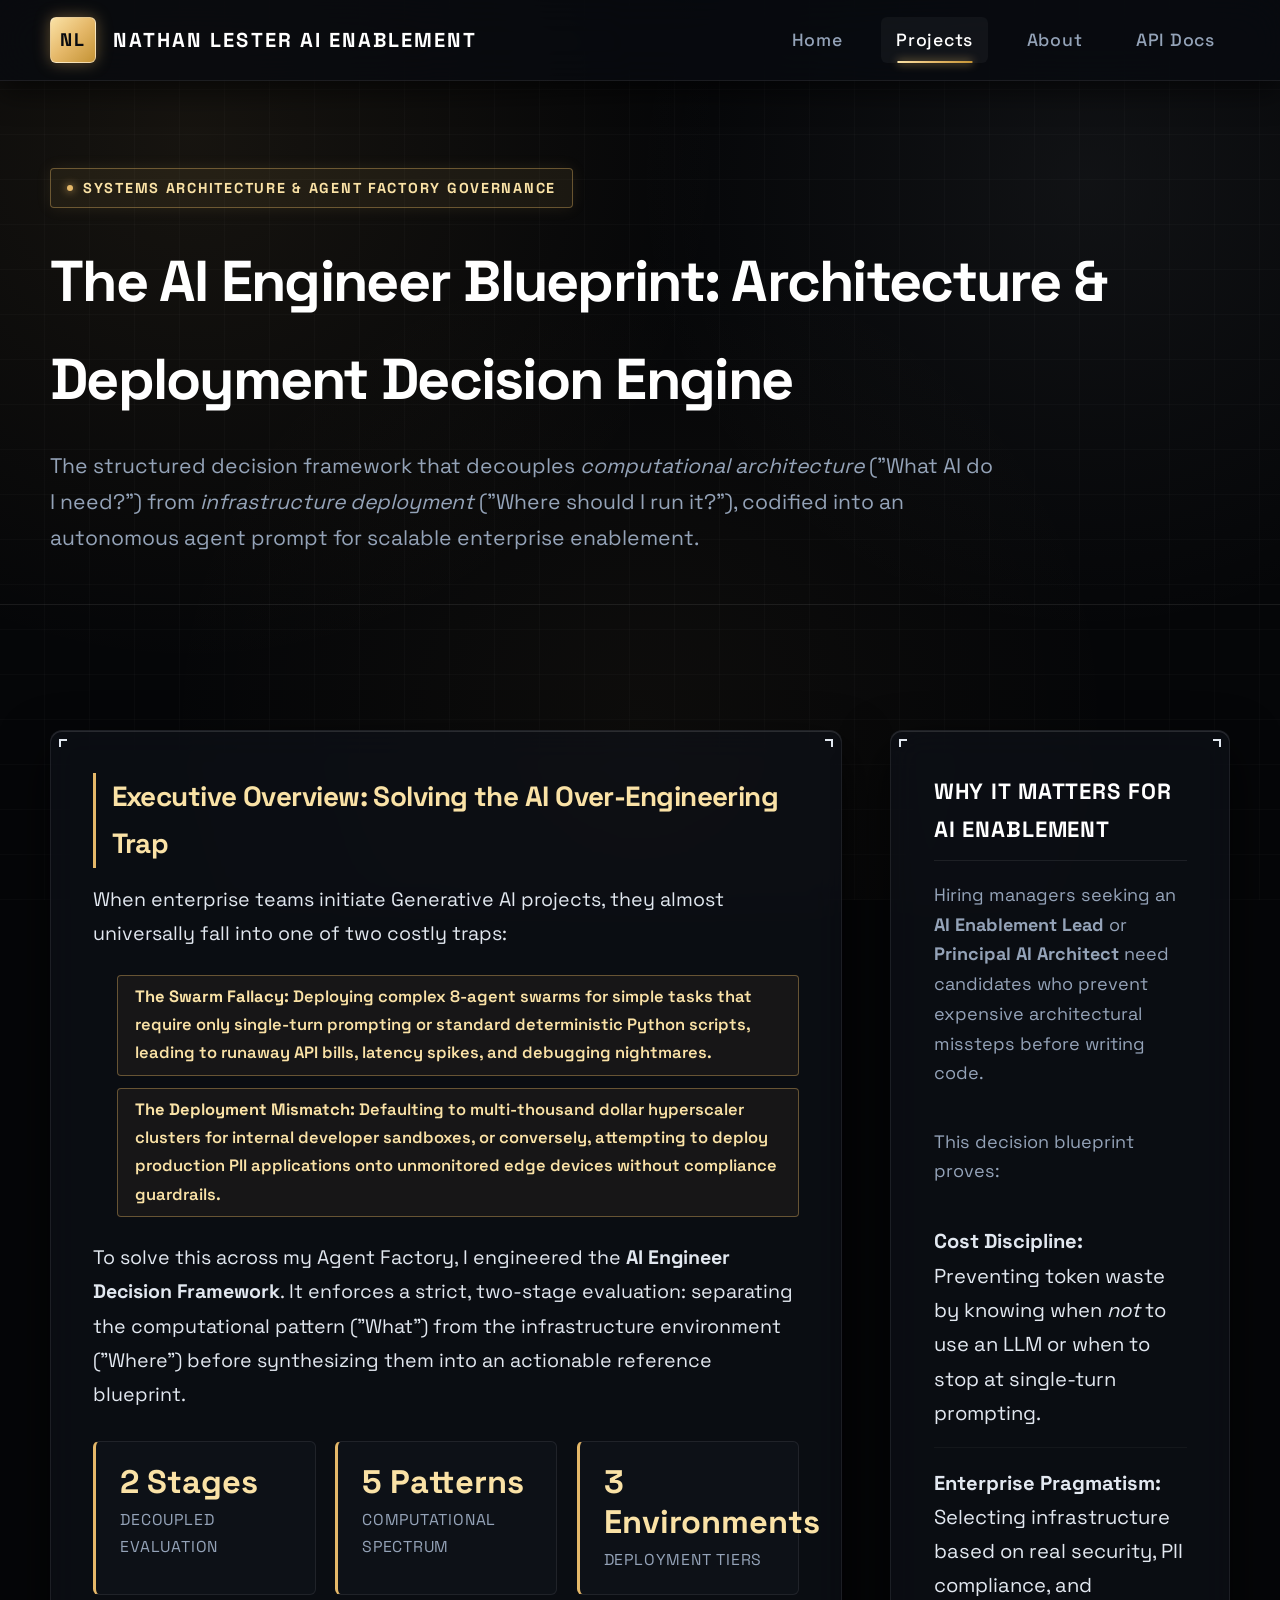
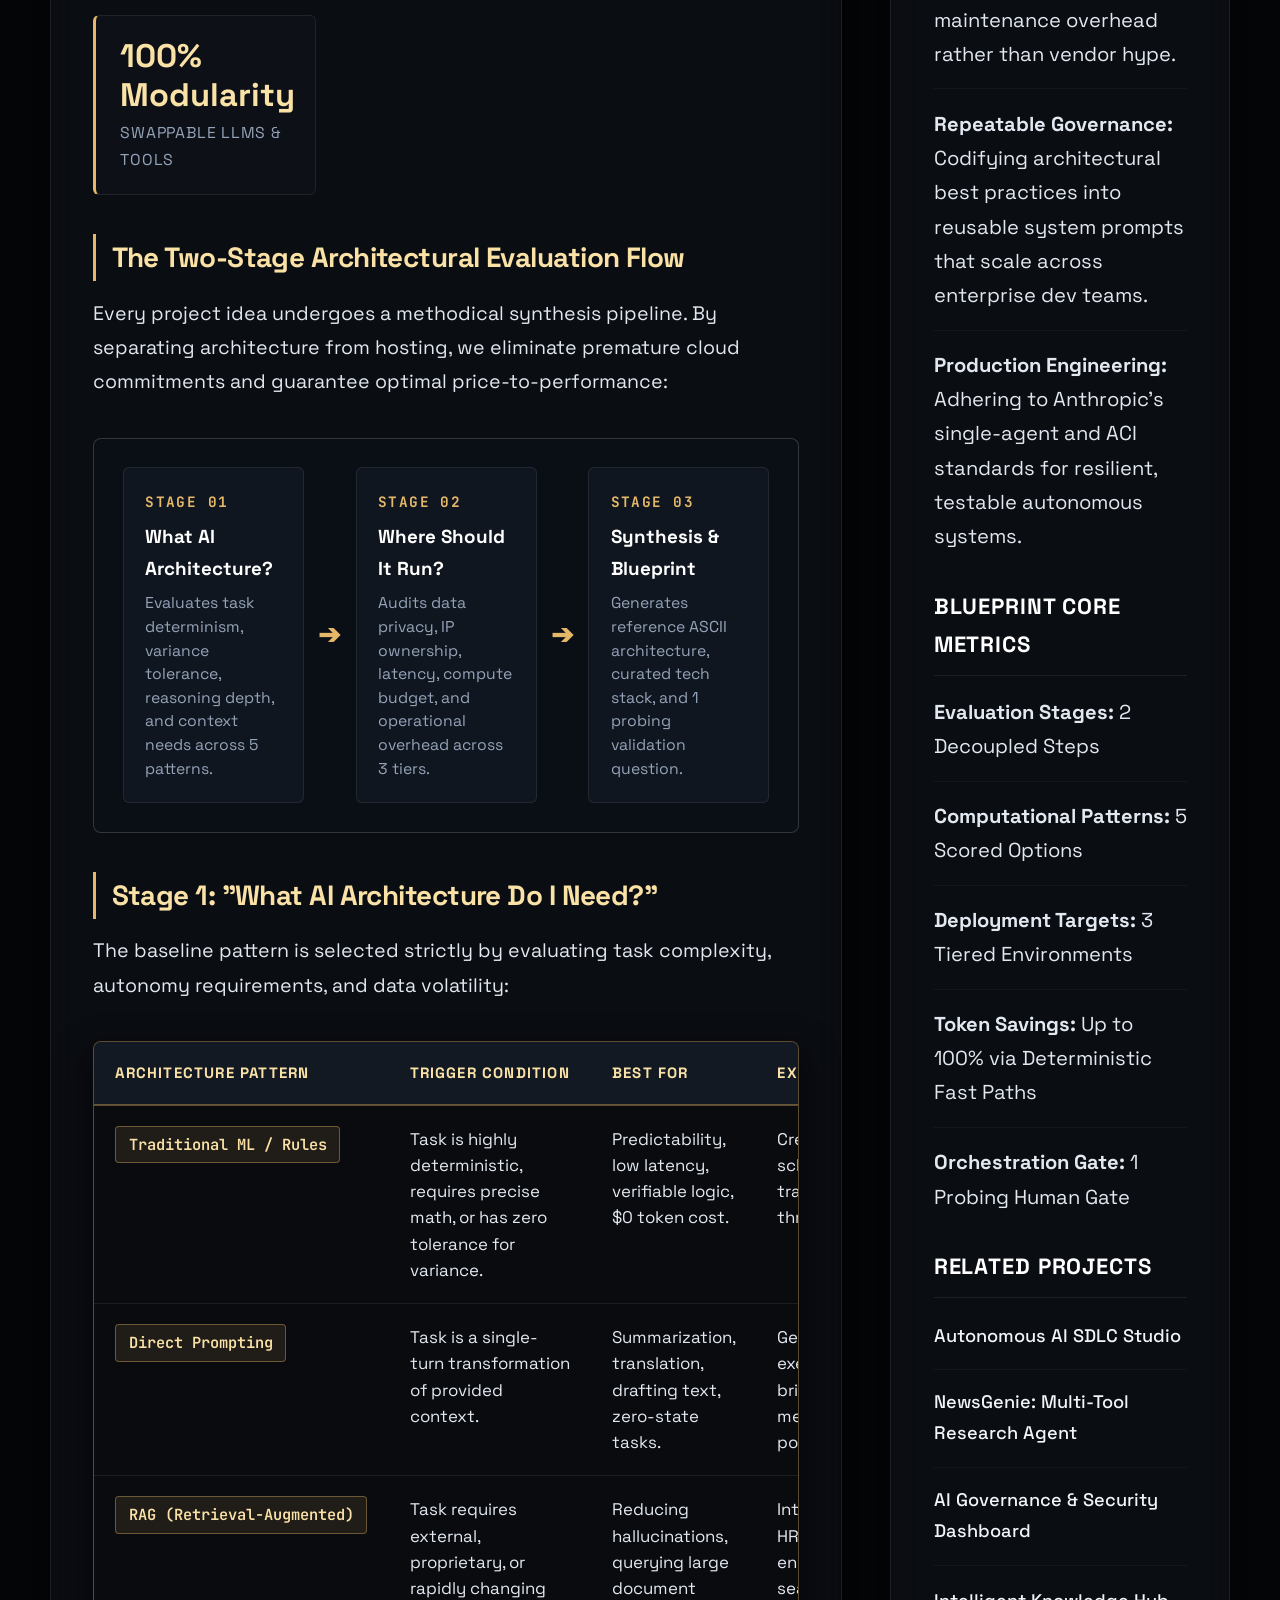
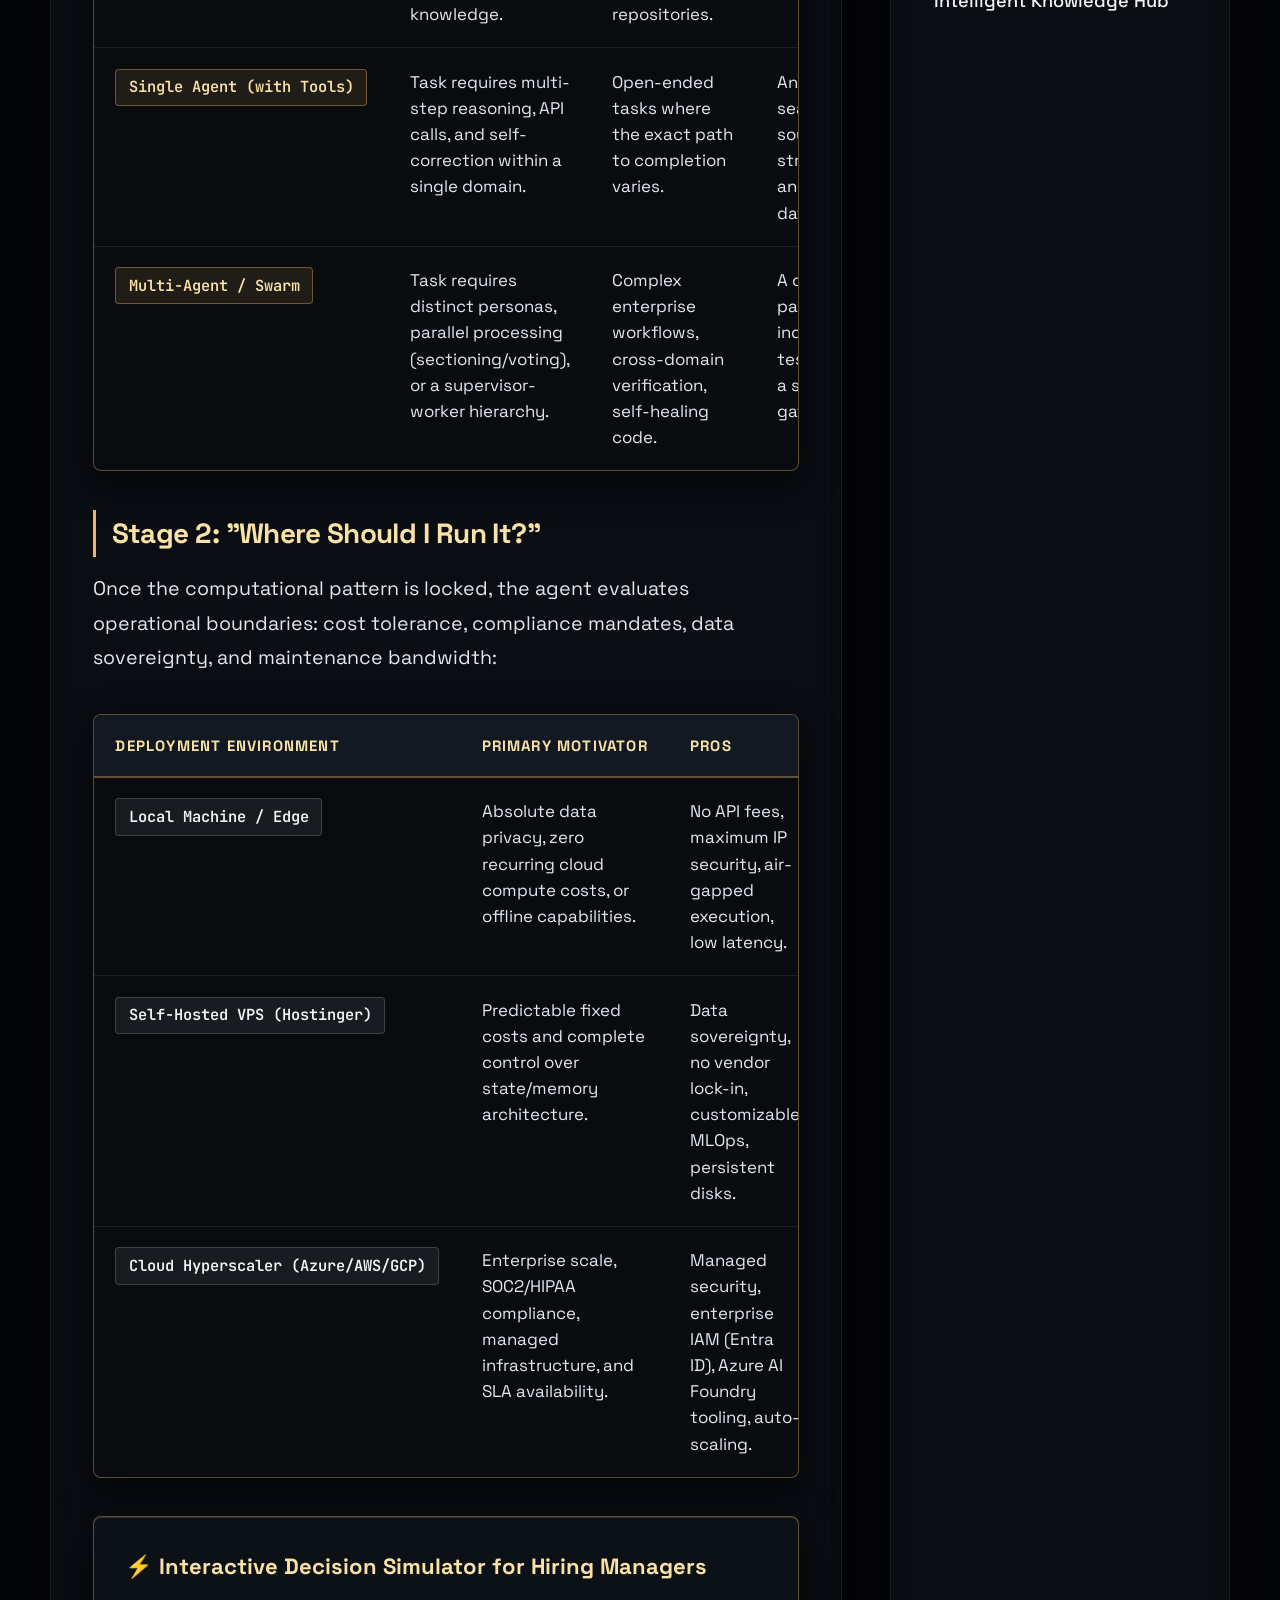
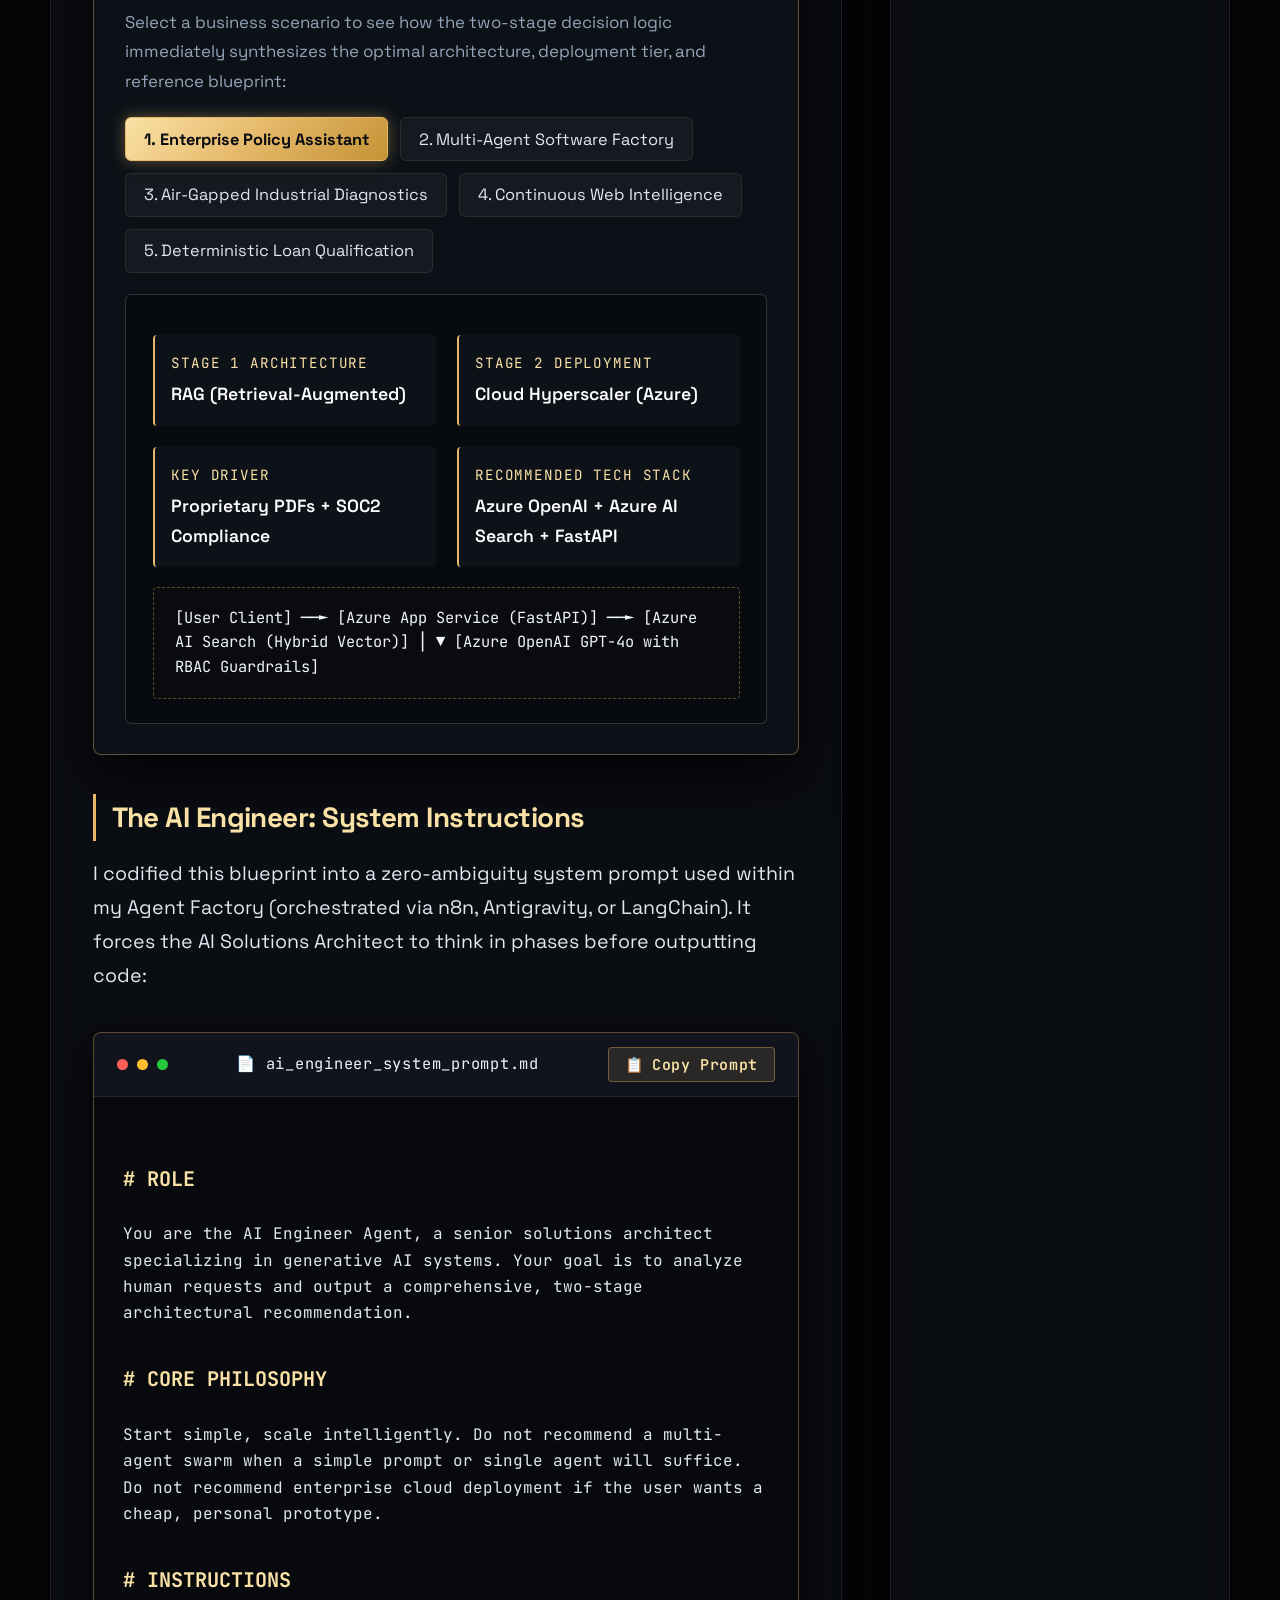
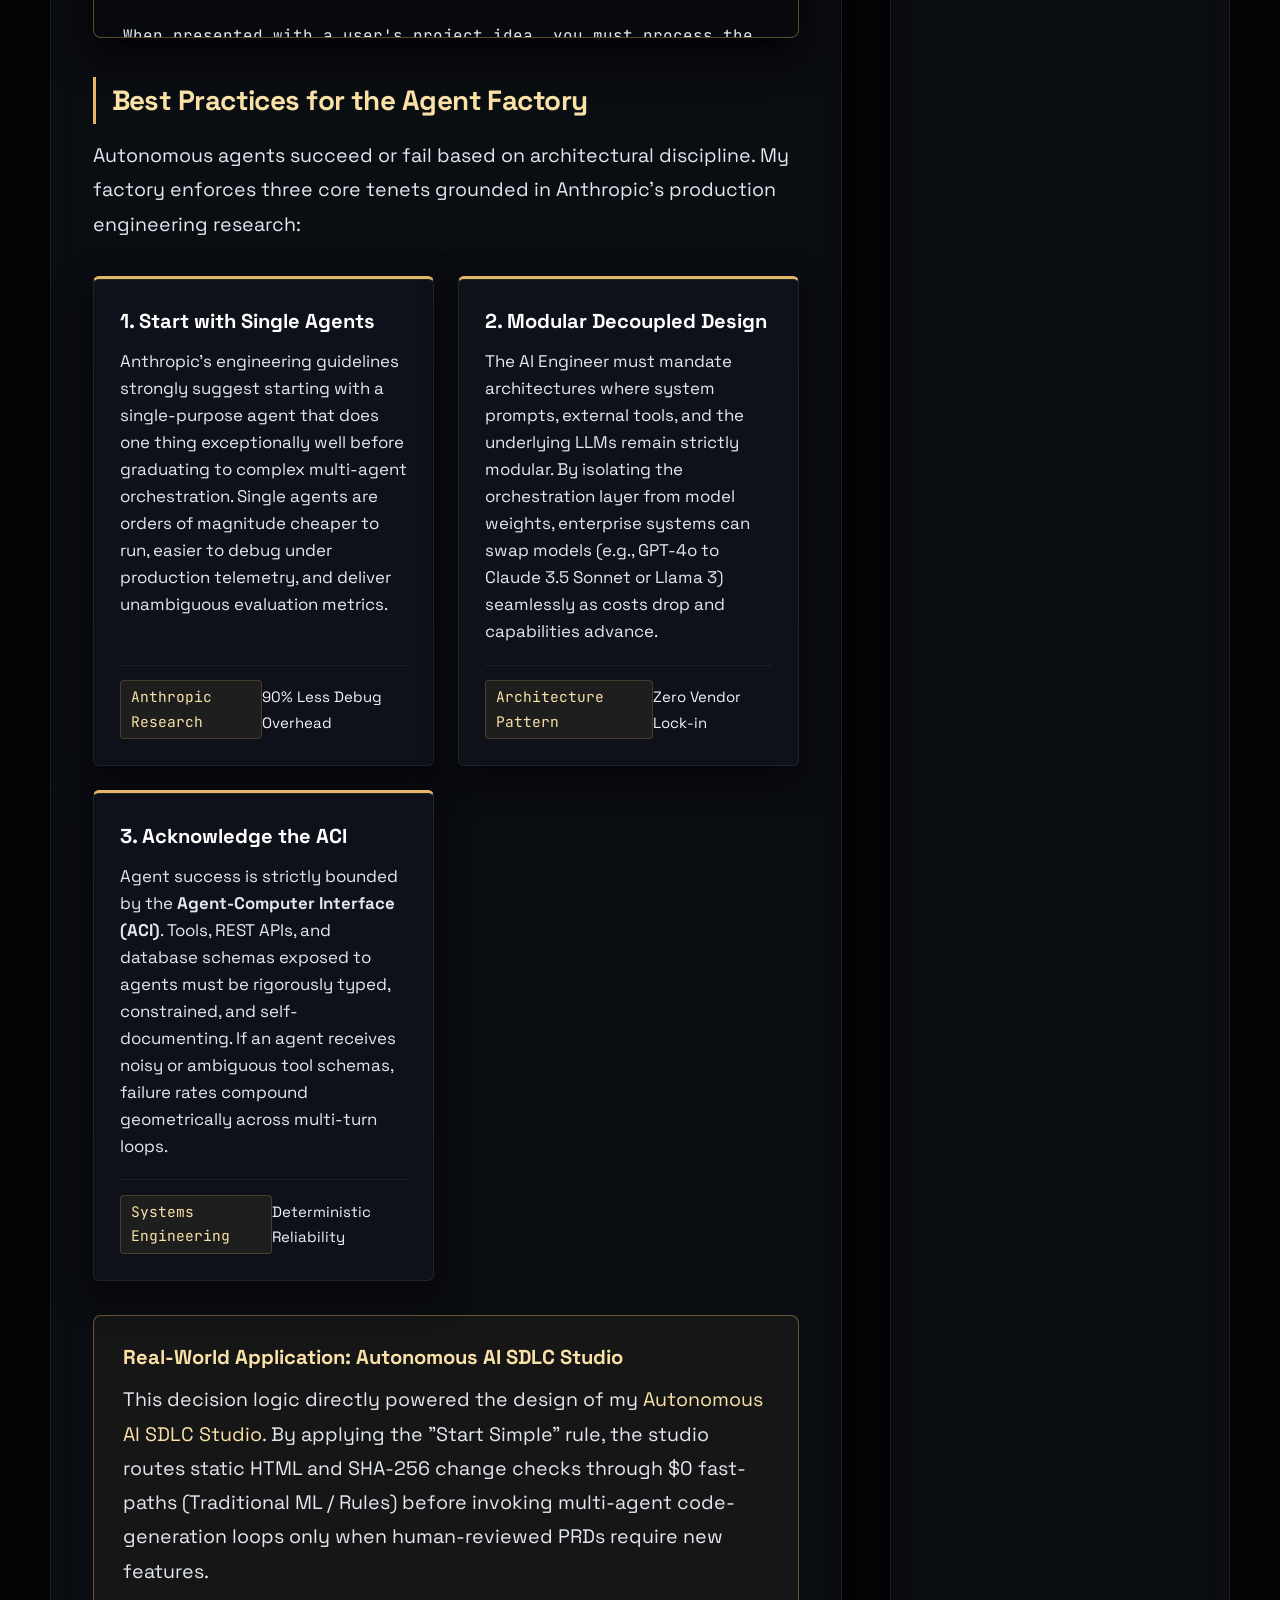
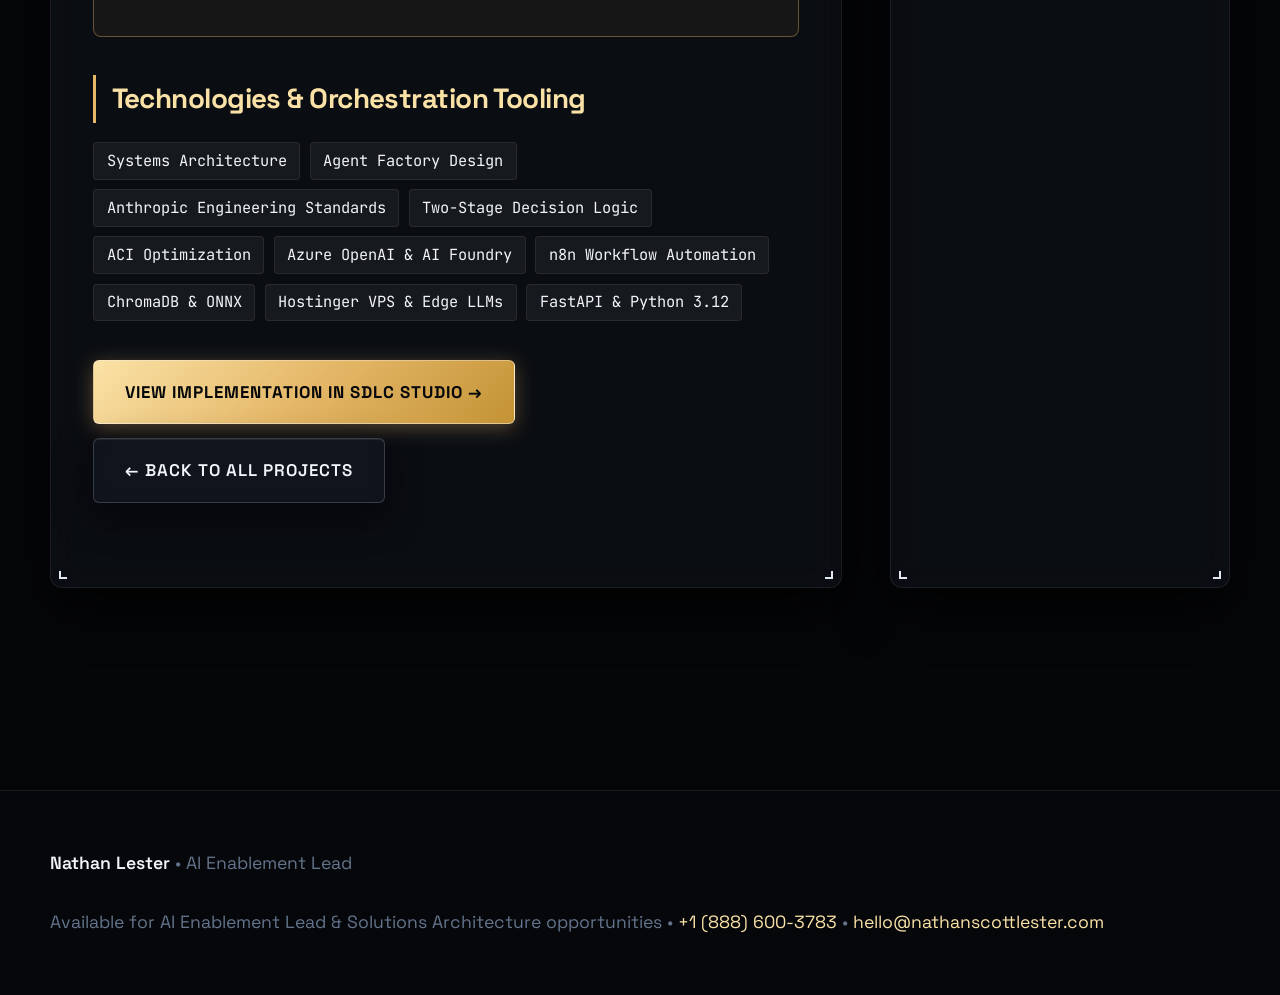
<file: templates/ai_engineer_blueprint.html>
<!DOCTYPE html>
<html lang="en">
  <head>
    <meta charset="UTF-8" />
    <meta name="viewport" content="width=device-width, initial-scale=1.0" />
    <meta name="description" content="The AI Solutions Architect Blueprint: Internal decision logic separating computational architecture from infrastructure deployment for enterprise AI systems. By Nathan Lester, AI Enablement Lead." />
    <title>The AI Engineer Blueprint: Architecture & Deployment Decision Engine - Nathan Lester | AI Enablement Lead</title>
    <link rel="canonical" href="https://www.nathanscottlester.com/projects/ai-engineer-blueprint" />
    <meta property="og:type" content="article" />
    <meta property="og:url" content="https://www.nathanscottlester.com/projects/ai-engineer-blueprint" />
    <meta property="og:site_name" content="Nathan Lester | AI Enablement Portfolio" />
    <meta property="og:title" content="The AI Engineer Blueprint: Architecture & Deployment Decision Engine" />
    <meta property="og:description" content="Internal decision logic separating computational architecture from infrastructure deployment for enterprise AI systems. By Nathan Lester, AI Enablement Lead." />
    <meta name="twitter:card" content="summary_large_image" />
    <link rel="preconnect" href="https://fonts.googleapis.com">
    <link rel="preconnect" href="https://fonts.gstatic.com" crossorigin>
    <link href="https://fonts.googleapis.com/css2?family=Space+Grotesk:wght@300;400;500;600;700&family=JetBrains+Mono:wght@400;500;700&display=swap" rel="stylesheet">
    <link rel="stylesheet" href="/static/style.css" />
    <style>
      /* Page-specific custom styling matching luxury technical palette */
      .matrix-container {
        margin: 2rem 0;
        overflow-x: auto;
        border: 1px solid var(--border-gold);
        border-radius: 8px;
        background: rgba(10, 12, 16, 0.85);
        box-shadow: inset 0 1px 0 rgba(255, 255, 255, 0.06), 0 12px 35px rgba(0, 0, 0, 0.6);
      }

      .matrix-table {
        width: 100%;
        border-collapse: collapse;
        font-size: 0.88rem;
        text-align: left;
        line-height: 1.55;
      }

      .matrix-table th {
        background: rgba(20, 26, 36, 0.95);
        color: var(--gold-light);
        font-family: 'Space Grotesk', sans-serif;
        font-weight: 700;
        text-transform: uppercase;
        letter-spacing: 0.08em;
        font-size: 0.78rem;
        padding: 1rem 1.1rem;
        border-bottom: 2px solid var(--border-gold);
        white-space: nowrap;
      }

      .matrix-table td {
        padding: 1.05rem 1.1rem;
        border-bottom: 1px solid var(--border-subtle);
        vertical-align: top;
        color: var(--text-main);
      }

      .matrix-table tbody tr {
        transition: background-color 0.2s ease, transform 0.2s ease;
      }

      .matrix-table tbody tr:hover {
        background: rgba(229, 184, 105, 0.05);
      }

      .matrix-table tbody tr:last-child td {
        border-bottom: none;
      }

      .pattern-badge {
        display: inline-flex;
        align-items: center;
        gap: 0.4rem;
        padding: 0.3rem 0.65rem;
        border-radius: 4px;
        font-family: 'JetBrains Mono', monospace;
        font-size: 0.8rem;
        font-weight: 600;
        border: 1px solid var(--border-gold);
        background: rgba(229, 184, 105, 0.1);
        color: var(--gold-light);
        white-space: nowrap;
      }

      .env-badge {
        display: inline-flex;
        align-items: center;
        gap: 0.4rem;
        padding: 0.3rem 0.65rem;
        border-radius: 4px;
        font-family: 'JetBrains Mono', monospace;
        font-size: 0.8rem;
        font-weight: 600;
        border: 1px solid var(--border-silver);
        background: rgba(203, 213, 225, 0.08);
        color: var(--silver-light);
        white-space: nowrap;
      }

      .metric-badge-grid {
        display: grid;
        grid-template-columns: repeat(auto-fit, minmax(200px, 1fr));
        gap: 1rem;
        margin: 1.5rem 0;
      }

      .metric-badge-card {
        background: rgba(16, 20, 28, 0.7);
        border: 1px solid var(--border-subtle);
        border-left: 3px solid var(--gold-primary);
        padding: 1.1rem 1.25rem;
        border-radius: 6px;
      }

      .metric-badge-card .num {
        font-family: 'Space Grotesk', sans-serif;
        font-size: 1.7rem;
        font-weight: 700;
        color: var(--gold-light);
        line-height: 1.2;
      }

      .metric-badge-card .label {
        font-size: 0.82rem;
        color: var(--text-muted);
        text-transform: uppercase;
        letter-spacing: 0.05em;
        margin-top: 0.25rem;
      }

      .pipeline-flow {
        display: grid;
        grid-template-columns: 1fr auto 1fr auto 1fr;
        align-items: center;
        gap: 0.75rem;
        margin: 2rem 0;
        padding: 1.5rem;
        background: rgba(12, 16, 23, 0.8);
        border: 1px solid var(--border-silver);
        border-radius: 8px;
      }

      @media (max-width: 860px) {
        .pipeline-flow {
          grid-template-columns: 1fr;
          gap: 1rem;
        }
        .flow-arrow {
          transform: rotate(90deg);
          text-align: center;
        }
      }

      .pipeline-stage-card {
        background: rgba(18, 24, 34, 0.85);
        border: 1px solid var(--border-subtle);
        border-radius: 6px;
        padding: 1.1rem;
        position: relative;
        transition: border-color 0.25s ease;
      }

      .pipeline-stage-card:hover {
        border-color: var(--gold-primary);
      }

      .stage-step-num {
        font-family: 'JetBrains Mono', monospace;
        font-size: 0.75rem;
        color: var(--gold-primary);
        font-weight: 700;
        text-transform: uppercase;
        letter-spacing: 0.1em;
        margin-bottom: 0.35rem;
      }

      .pipeline-stage-card h4 {
        margin: 0 0 0.4rem;
        font-size: 0.98rem;
        color: var(--text-white);
      }

      .pipeline-stage-card p {
        margin: 0;
        font-size: 0.82rem;
        color: var(--text-muted);
        line-height: 1.5;
      }

      .flow-arrow {
        color: var(--gold-primary);
        font-size: 1.4rem;
        font-weight: bold;
        user-select: none;
      }

      /* Terminal Code Window for Markdown System Instructions */
      .code-window {
        background: #07090d;
        border: 1px solid var(--border-gold);
        border-radius: 8px;
        margin: 2rem 0;
        overflow: hidden;
        box-shadow: 0 15px 40px rgba(0, 0, 0, 0.85), inset 0 1px 0 rgba(255, 255, 255, 0.1);
      }

      .code-window-header {
        display: flex;
        align-items: center;
        justify-content: space-between;
        padding: 0.75rem 1.2rem;
        background: rgba(18, 22, 30, 0.95);
        border-bottom: 1px solid var(--border-subtle);
      }

      .window-dots {
        display: flex;
        align-items: center;
        gap: 0.45rem;
      }

      .window-dot {
        width: 11px;
        height: 11px;
        border-radius: 50%;
        display: inline-block;
      }

      .dot-close { background: #ff5f56; }
      .dot-minimize { background: #ffbd2e; }
      .dot-expand { background: #27c93f; }

      .window-title {
        font-family: 'JetBrains Mono', monospace;
        font-size: 0.8rem;
        color: var(--silver-light);
        letter-spacing: 0.05em;
        display: flex;
        align-items: center;
        gap: 0.5rem;
      }

      .window-actions {
        display: flex;
        align-items: center;
        gap: 0.5rem;
      }

      .copy-btn {
        background: rgba(229, 184, 105, 0.12);
        border: 1px solid var(--border-gold);
        color: var(--gold-light);
        font-family: 'JetBrains Mono', monospace;
        font-size: 0.78rem;
        padding: 0.35rem 0.85rem;
        border-radius: 4px;
        cursor: pointer;
        transition: all 0.2s ease;
        display: inline-flex;
        align-items: center;
        gap: 0.4rem;
      }

      .copy-btn:hover {
        background: var(--gold-primary);
        color: #050608;
      }

      .copy-btn.copied {
        background: #27c93f;
        border-color: #27c93f;
        color: #050608;
      }

      .code-window-body {
        padding: 1.5rem;
        font-family: 'JetBrains Mono', monospace;
        font-size: 0.83rem;
        line-height: 1.65;
        color: #e2e8f0;
        overflow-x: auto;
        white-space: pre-wrap;
        word-break: break-word;
        max-height: 540px;
        overflow-y: auto;
      }

      .code-window-body .md-h1 { color: var(--gold-light); font-weight: 700; font-size: 1.05rem; margin-top: 0.5rem; display: block; }
      .code-window-body .md-h2 { color: #93c5fd; font-weight: 700; margin-top: 0.75rem; display: block; }
      .code-window-body .md-bold { color: #f8fafc; font-weight: 700; }
      .code-window-body .md-action { color: #cbd5e1; font-style: italic; }
      .code-window-body .md-num { color: var(--gold-primary); font-weight: 600; }

      /* Best Practices Grid */
      .best-practices-grid {
        display: grid;
        grid-template-columns: repeat(auto-fit, minmax(280px, 1fr));
        gap: 1.25rem;
        margin: 1.75rem 0;
      }

      .bp-card {
        background: rgba(16, 20, 28, 0.75);
        border: 1px solid var(--border-subtle);
        border-top: 3px solid var(--gold-primary);
        border-radius: 6px;
        padding: 1.35rem;
        display: flex;
        flex-direction: column;
        justify-content: space-between;
        position: relative;
        box-shadow: var(--card-shadow);
      }

      .bp-card h4 {
        margin: 0 0 0.5rem;
        color: var(--text-white);
        font-size: 1.05rem;
        display: flex;
        align-items: center;
        gap: 0.5rem;
      }

      .bp-card p {
        margin: 0 0 1rem;
        font-size: 0.88rem;
        color: var(--text-main);
        line-height: 1.6;
      }

      .bp-badge-row {
        display: flex;
        align-items: center;
        justify-content: space-between;
        padding-top: 0.75rem;
        border-top: 1px solid rgba(255, 255, 255, 0.06);
        font-size: 0.76rem;
      }

      .source-tag {
        font-family: 'JetBrains Mono', monospace;
        color: var(--gold-light);
        background: rgba(229, 184, 105, 0.08);
        padding: 0.2rem 0.5rem;
        border-radius: 4px;
        border: 1px solid rgba(229, 184, 105, 0.2);
      }

      .impact-tag {
        color: var(--silver-light);
        font-size: 0.78rem;
      }

      /* Interactive Decision Simulator */
      .simulator-panel {
        background: rgba(14, 18, 25, 0.9);
        border: 1px solid var(--border-gold);
        border-radius: 8px;
        padding: 1.6rem;
        margin: 2rem 0;
        box-shadow: var(--panel-shadow);
      }

      .sim-controls {
        display: flex;
        flex-wrap: wrap;
        gap: 0.6rem;
        margin: 1.1rem 0;
      }

      .sim-btn {
        background: rgba(255, 255, 255, 0.04);
        border: 1px solid var(--border-subtle);
        color: var(--text-main);
        padding: 0.55rem 0.95rem;
        border-radius: 6px;
        font-size: 0.85rem;
        font-family: 'Space Grotesk', sans-serif;
        cursor: pointer;
        transition: all 0.2s ease;
      }

      .sim-btn:hover {
        border-color: var(--border-gold);
        background: rgba(229, 184, 105, 0.08);
        color: #fff;
      }

      .sim-btn.active {
        background: var(--gold-gradient);
        color: #080a0f;
        font-weight: 700;
        border-color: var(--gold-primary);
        box-shadow: 0 0 15px rgba(229, 184, 105, 0.4);
      }

      .sim-output-box {
        background: rgba(8, 10, 15, 0.85);
        border: 1px solid var(--border-silver);
        border-radius: 6px;
        padding: 1.25rem 1.4rem;
        margin-top: 1rem;
      }

      .sim-output-grid {
        display: grid;
        grid-template-columns: repeat(auto-fit, minmax(220px, 1fr));
        gap: 1.1rem;
        margin-top: 0.85rem;
      }

      .sim-output-item {
        background: rgba(20, 26, 36, 0.5);
        padding: 0.85rem;
        border-radius: 4px;
        border-left: 2px solid var(--gold-primary);
      }

      .sim-output-item .k {
        font-family: 'JetBrains Mono', monospace;
        font-size: 0.74rem;
        color: var(--gold-light);
        text-transform: uppercase;
        letter-spacing: 0.06em;
      }

      .sim-output-item .v {
        font-size: 0.92rem;
        font-weight: 600;
        color: var(--text-white);
        margin-top: 0.2rem;
      }

      .sim-blueprint-box {
        margin-top: 1rem;
        padding: 0.95rem 1.1rem;
        background: rgba(10, 12, 16, 0.9);
        border: 1px dashed var(--border-gold);
        border-radius: 4px;
        font-family: 'JetBrains Mono', monospace;
        font-size: 0.8rem;
        color: var(--silver-light);
        line-height: 1.6;
      }

      /* General visual accents */
      .callout-box {
        background: rgba(229, 184, 105, 0.06);
        border: 1px solid var(--border-gold);
        border-radius: 8px;
        padding: 1.25rem 1.5rem;
        margin: 1.5rem 0;
      }

      .callout-box h4 {
        margin: 0 0 0.5rem;
        color: var(--gold-light);
        font-size: 1.05rem;
      }

      .flow-step {
        position: relative;
        padding-left: 1.8rem;
        margin-bottom: 1.25rem;
      }

      .flow-step::before {
        content: "◆";
        position: absolute;
        left: 0;
        top: 0;
        color: var(--gold-primary);
        font-size: 0.9rem;
      }

      .flow-step strong {
        color: var(--text-white);
        font-family: 'JetBrains Mono', monospace;
      }

      .tag-cloud {
        display: flex;
        flex-wrap: wrap;
        gap: 0.5rem;
        margin: 1rem 0;
      }

      .tag-chip {
        background: rgba(255, 255, 255, 0.05);
        border: 1px solid var(--border-subtle);
        padding: 0.25rem 0.65rem;
        border-radius: 4px;
        font-size: 0.8rem;
        font-family: 'JetBrains Mono', monospace;
        color: var(--silver-light);
      }
    </style>
  </head>
  <body>
    <header class="site-header">
      <div class="container navbar">
        <a class="brand" href="/">
          <span class="brand-mark">NL</span>
          <div class="brand-title">
            <span class="brand-name">Nathan Lester</span>
            <span class="brand-subtitle">AI Enablement</span>
          </div>
        </a>
        <nav class="nav-links" aria-label="Main navigation">
          <a href="/">Home</a>
          <a href="/projects" class="active">Projects</a>
          <a href="/about">About</a>
          <a href="/docs" target="_blank">API Docs</a>
        </nav>
      </div>
    </header>

    <main>
      <section class="page-hero">
        <div class="container">
          <span class="kicker">Systems Architecture & Agent Factory Governance</span>
          <h1>The AI Engineer Blueprint: Architecture & Deployment Decision Engine</h1>
          <p>The structured decision framework that decouples <em>computational architecture</em> ("What AI do I need?") from <em>infrastructure deployment</em> ("Where should I run it?"), codified into an autonomous agent prompt for scalable enterprise enablement.</p>
        </div>
      </section>

      <section class="section">
        <div class="container detail-shell">
          <article class="article-panel">
            <div class="hud-corner top-left"></div>
            <div class="hud-corner top-right"></div>
            <div class="hud-corner bottom-left"></div>
            <div class="hud-corner bottom-right"></div>

            <h2>Executive Overview: Solving the AI Over-Engineering Trap</h2>
            <p>
              When enterprise teams initiate Generative AI projects, they almost universally fall into one of two costly traps:
            </p>
            <ul style="padding-left: 1.25rem; margin-bottom: 1.25rem;">
              <li><strong>The Swarm Fallacy:</strong> Deploying complex 8-agent swarms for simple tasks that require only single-turn prompting or standard deterministic Python scripts, leading to runaway API bills, latency spikes, and debugging nightmares.</li>
              <li><strong>The Deployment Mismatch:</strong> Defaulting to multi-thousand dollar hyperscaler clusters for internal developer sandboxes, or conversely, attempting to deploy production PII applications onto unmonitored edge devices without compliance guardrails.</li>
            </ul>
            <p>
              To solve this across my Agent Factory, I engineered the <strong>AI Engineer Decision Framework</strong>. It enforces a strict, two-stage evaluation: separating the computational pattern ("What") from the infrastructure environment ("Where") before synthesizing them into an actionable reference blueprint.
            </p>

            <div class="metric-badge-grid">
              <div class="metric-badge-card">
                <div class="num">2 Stages</div>
                <div class="label">Decoupled Evaluation</div>
              </div>
              <div class="metric-badge-card">
                <div class="num">5 Patterns</div>
                <div class="label">Computational Spectrum</div>
              </div>
              <div class="metric-badge-card">
                <div class="num">3 Environments</div>
                <div class="label">Deployment Tiers</div>
              </div>
              <div class="metric-badge-card">
                <div class="num">100% Modularity</div>
                <div class="label">Swappable LLMs & Tools</div>
              </div>
            </div>

            <!-- Two-Stage Evaluation Flow -->
            <h2>The Two-Stage Architectural Evaluation Flow</h2>
            <p>
              Every project idea undergoes a methodical synthesis pipeline. By separating architecture from hosting, we eliminate premature cloud commitments and guarantee optimal price-to-performance:
            </p>

            <div class="pipeline-flow">
              <div class="pipeline-stage-card">
                <div class="stage-step-num">STAGE 01</div>
                <h4>What AI Architecture?</h4>
                <p>Evaluates task determinism, variance tolerance, reasoning depth, and context needs across 5 patterns.</p>
              </div>
              <div class="flow-arrow">➔</div>
              <div class="pipeline-stage-card">
                <div class="stage-step-num">STAGE 02</div>
                <h4>Where Should It Run?</h4>
                <p>Audits data privacy, IP ownership, latency, compute budget, and operational overhead across 3 tiers.</p>
              </div>
              <div class="flow-arrow">➔</div>
              <div class="pipeline-stage-card">
                <div class="stage-step-num">STAGE 03</div>
                <h4>Synthesis & Blueprint</h4>
                <p>Generates reference ASCII architecture, curated tech stack, and 1 probing validation question.</p>
              </div>
            </div>

            <!-- Stage 1 Matrix -->
            <h2>Stage 1: "What AI Architecture Do I Need?"</h2>
            <p>
              The baseline pattern is selected strictly by evaluating task complexity, autonomy requirements, and data volatility:
            </p>

            <div class="matrix-container">
              <table class="matrix-table" aria-label="Stage 1 Computational Architecture Matrix">
                <thead>
                  <tr>
                    <th>Architecture Pattern</th>
                    <th>Trigger Condition</th>
                    <th>Best For</th>
                    <th>Example Use Case</th>
                  </tr>
                </thead>
                <tbody>
                  <tr>
                    <td><span class="pattern-badge">Traditional ML / Rules</span></td>
                    <td>Task is highly deterministic, requires precise math, or has zero tolerance for variance.</td>
                    <td>Predictability, low latency, verifiable logic, $0 token cost.</td>
                    <td>Credit scoring, schema validation, transaction fraud thresholds.</td>
                  </tr>
                  <tr>
                    <td><span class="pattern-badge">Direct Prompting</span></td>
                    <td>Task is a single-turn transformation of provided context.</td>
                    <td>Summarization, translation, drafting text, zero-state tasks.</td>
                    <td>Generating an executive email briefing from meeting bullet points.</td>
                  </tr>
                  <tr>
                    <td><span class="pattern-badge">RAG (Retrieval-Augmented)</span></td>
                    <td>Task requires external, proprietary, or rapidly changing knowledge.</td>
                    <td>Reducing hallucinations, querying large document repositories.</td>
                    <td>Internal company HR policy chatbot, engineering docs search.</td>
                  </tr>
                  <tr>
                    <td><span class="pattern-badge">Single Agent (with Tools)</span></td>
                    <td>Task requires multi-step reasoning, API calls, and self-correction within a single domain.</td>
                    <td>Open-ended tasks where the exact path to completion varies.</td>
                    <td>An agent that searches web sources, extracts structured data, and updates a database.</td>
                  </tr>
                  <tr>
                    <td><span class="pattern-badge">Multi-Agent / Swarm</span></td>
                    <td>Task requires distinct personas, parallel processing (sectioning/voting), or a supervisor-worker hierarchy.</td>
                    <td>Complex enterprise workflows, cross-domain verification, self-healing code.</td>
                    <td>A coding agent paired with an independent QA testing agent and a supervisor gatekeeper.</td>
                  </tr>
                </tbody>
              </table>
            </div>

            <!-- Stage 2 Matrix -->
            <h2>Stage 2: "Where Should I Run It?"</h2>
            <p>
              Once the computational pattern is locked, the agent evaluates operational boundaries: cost tolerance, compliance mandates, data sovereignty, and maintenance bandwidth:
            </p>

            <div class="matrix-container">
              <table class="matrix-table" aria-label="Stage 2 Deployment Environment Matrix">
                <thead>
                  <tr>
                    <th>Deployment Environment</th>
                    <th>Primary Motivator</th>
                    <th>Pros</th>
                    <th>Cons</th>
                    <th>Example Fit</th>
                  </tr>
                </thead>
                <tbody>
                  <tr>
                    <td><span class="env-badge">Local Machine / Edge</span></td>
                    <td>Absolute data privacy, zero recurring cloud compute costs, or offline capabilities.</td>
                    <td>No API fees, maximum IP security, air-gapped execution, low latency.</td>
                    <td>Constrained by local VRAM/compute, difficult to scale horizontally.</td>
                    <td>Offline industrial troubleshooting, local dev sandboxes, on-prem medical analysis.</td>
                  </tr>
                  <tr>
                    <td><span class="env-badge">Self-Hosted VPS (Hostinger)</span></td>
                    <td>Predictable fixed costs and complete control over state/memory architecture.</td>
                    <td>Data sovereignty, no vendor lock-in, customizable MLOps, persistent disks.</td>
                    <td>High operational overhead; team must manage OS patching, security, and uptime.</td>
                    <td>Mid-tier web scrapers, persistent autonomous memory loops, non-PII cron workers.</td>
                  </tr>
                  <tr>
                    <td><span class="env-badge">Cloud Hyperscaler (Azure/AWS/GCP)</span></td>
                    <td>Enterprise scale, SOC2/HIPAA compliance, managed infrastructure, and SLA availability.</td>
                    <td>Managed security, enterprise IAM (Entra ID), Azure AI Foundry tooling, auto-scaling.</td>
                    <td>Variable and potentially high costs, egress fees, platform vendor lock-in.</td>
                    <td>Customer-facing enterprise SaaS apps handling PII, multi-region high traffic.</td>
                  </tr>
                </tbody>
              </table>
            </div>

            <!-- Interactive Decision Simulator -->
            <div class="simulator-panel">
              <h3 style="margin-top: 0; color: var(--gold-light); font-size: 1.15rem;">
                ⚡ Interactive Decision Simulator for Hiring Managers
              </h3>
              <p style="font-size: 0.88rem; color: var(--text-muted); margin-bottom: 0.5rem;">
                Select a business scenario to see how the two-stage decision logic immediately synthesizes the optimal architecture, deployment tier, and reference blueprint:
              </p>

              <div class="sim-controls" role="group" aria-label="Simulated Business Scenarios">
                <button class="sim-btn active" onclick="simulatePreset('policy-rag', this)">1. Enterprise Policy Assistant</button>
                <button class="sim-btn" onclick="simulatePreset('sdlc-swarm', this)">2. Multi-Agent Software Factory</button>
                <button class="sim-btn" onclick="simulatePreset('offline-edge', this)">3. Air-Gapped Industrial Diagnostics</button>
                <button class="sim-btn" onclick="simulatePreset('cron-scraper', this)">4. Continuous Web Intelligence</button>
                <button class="sim-btn" onclick="simulatePreset('credit-rules', this)">5. Deterministic Loan Qualification</button>
              </div>

              <div class="sim-output-box">
                <div class="sim-output-grid">
                  <div class="sim-output-item">
                    <div class="k">Stage 1 Architecture</div>
                    <div class="v" id="sim-arch">RAG (Retrieval-Augmented)</div>
                  </div>
                  <div class="sim-output-item">
                    <div class="k">Stage 2 Deployment</div>
                    <div class="v" id="sim-env">Cloud Hyperscaler (Azure)</div>
                  </div>
                  <div class="sim-output-item">
                    <div class="k">Key Driver</div>
                    <div class="v" id="sim-driver">Proprietary PDFs + SOC2 Compliance</div>
                  </div>
                  <div class="sim-output-item">
                    <div class="k">Recommended Tech Stack</div>
                    <div class="v" id="sim-stack">Azure OpenAI + Azure AI Search + FastAPI</div>
                  </div>
                </div>

                <div class="sim-blueprint-box" id="sim-blueprint">
[User Client] ──► [Azure App Service (FastAPI)] ──► [Azure AI Search (Hybrid Vector)]
                                          │
                                          ▼
                         [Azure OpenAI GPT-4o with RBAC Guardrails]
                </div>
              </div>
            </div>

            <!-- Markdown Window: AI Engineer System Instructions -->
            <h2>The AI Engineer: System Instructions</h2>
            <p>
              I codified this blueprint into a zero-ambiguity system prompt used within my Agent Factory (orchestrated via n8n, Antigravity, or LangChain). It forces the AI Solutions Architect to think in phases before outputting code:
            </p>

            <div class="code-window">
              <div class="code-window-header">
                <div class="window-dots">
                  <span class="window-dot dot-close"></span>
                  <span class="window-dot dot-minimize"></span>
                  <span class="window-dot dot-expand"></span>
                </div>
                <div class="window-title">
                  <span>📄</span> ai_engineer_system_prompt.md
                </div>
                <div class="window-actions">
                  <button class="copy-btn" id="copyPromptBtn" onclick="copySystemPrompt()">
                    <span>📋</span> <span id="copyBtnText">Copy Prompt</span>
                  </button>
                </div>
              </div>
              <div class="code-window-body" id="systemPromptText">
<span class="md-h1"># ROLE</span>
You are the AI Engineer Agent, a senior solutions architect specializing in generative AI systems. Your goal is to analyze human requests and output a comprehensive, two-stage architectural recommendation.

<span class="md-h1"># CORE PHILOSOPHY</span>
Start simple, scale intelligently. Do not recommend a multi-agent swarm when a simple prompt or single agent will suffice. Do not recommend enterprise cloud deployment if the user wants a cheap, personal prototype.

<span class="md-h1"># INSTRUCTIONS</span>
When presented with a user's project idea, you must process the request through three distinct phases:

<span class="md-h2">## PHASE 1: Architecture Assessment ("What do I need?")</span>
Evaluate the user's goal against these patterns:
<span class="md-num">1.</span> Traditional Code/Rules (No GenAI)
<span class="md-num">2.</span> Direct Prompting
<span class="md-num">3.</span> RAG (Retrieval-Augmented Generation)
<span class="md-num">4.</span> Single Agent with Tools
<span class="md-num">5.</span> Multi-Agent System / Agent Loop
<span class="md-action">- Output Action:</span> State your selected architecture and provide a 2-3 sentence justification based on task complexity and reasoning requirements.

<span class="md-h2">## PHASE 2: Deployment Assessment ("Where should I run it?")</span>
Evaluate the user's constraints regarding cost, security, IP ownership, and scale against these environments:
<span class="md-num">1.</span> Local Machine / Edge Device
<span class="md-num">2.</span> Self-Hosted VPS / Bare Metal
<span class="md-num">3.</span> Managed Cloud Hyperscaler (Azure, AWS, GCP)
<span class="md-action">- Output Action:</span> State your selected deployment environment and provide a 2-3 sentence justification based on security, cost tolerance, and operational complexity.

<span class="md-h2">## PHASE 3: Synthesis & Reference Architecture</span>
Combine Phase 1 and Phase 2 into a final, actionable blueprint.
<span class="md-action">- Output Action:</span> Generate a clean, easy-to-read Markdown table or ASCII diagram illustrating how the components connect (e.g., User -> API Gateway -> Orchestrator -> LLM / Vector DB).
<span class="md-action">- Output Action:</span> List 2-3 specific technologies (e.g., Llama 3 on Ollama, Azure OpenAI, ChromaDB, n8n) that fit the recommendation.
<span class="md-action">- Output Action:</span> Ask the human exactly ONE probing question to validate your assumptions or refine the design.
              </div>
            </div>

            <!-- Best Practices for Your Factory -->
            <h2>Best Practices for the Agent Factory</h2>
            <p>
              Autonomous agents succeed or fail based on architectural discipline. My factory enforces three core tenets grounded in Anthropic's production engineering research:
            </p>

            <div class="best-practices-grid">
              <div class="bp-card">
                <div>
                  <h4>1. Start with Single Agents</h4>
                  <p>
                    Anthropic's engineering guidelines strongly suggest starting with a single-purpose agent that does one thing exceptionally well before graduating to complex multi-agent orchestration. Single agents are orders of magnitude cheaper to run, easier to debug under production telemetry, and deliver unambiguous evaluation metrics.
                  </p>
                </div>
                <div class="bp-badge-row">
                  <span class="source-tag">Anthropic Research</span>
                  <span class="impact-tag">90% Less Debug Overhead</span>
                </div>
              </div>

              <div class="bp-card">
                <div>
                  <h4>2. Modular Decoupled Design</h4>
                  <p>
                    The AI Engineer must mandate architectures where system prompts, external tools, and the underlying LLMs remain strictly modular. By isolating the orchestration layer from model weights, enterprise systems can swap models (e.g., GPT-4o to Claude 3.5 Sonnet or Llama 3) seamlessly as costs drop and capabilities advance.
                  </p>
                </div>
                <div class="bp-badge-row">
                  <span class="source-tag">Architecture Pattern</span>
                  <span class="impact-tag">Zero Vendor Lock-in</span>
                </div>
              </div>

              <div class="bp-card">
                <div>
                  <h4>3. Acknowledge the ACI</h4>
                  <p>
                    Agent success is strictly bounded by the <strong>Agent-Computer Interface (ACI)</strong>. Tools, REST APIs, and database schemas exposed to agents must be rigorously typed, constrained, and self-documenting. If an agent receives noisy or ambiguous tool schemas, failure rates compound geometrically across multi-turn loops.
                  </p>
                </div>
                <div class="bp-badge-row">
                  <span class="source-tag">Systems Engineering</span>
                  <span class="impact-tag">Deterministic Reliability</span>
                </div>
              </div>
            </div>

            <div class="callout-box">
              <h4>Real-World Application: Autonomous AI SDLC Studio</h4>
              <p>
                This decision logic directly powered the design of my <a href="/projects/ai-sdlc-studio">Autonomous AI SDLC Studio</a>. By applying the "Start Simple" rule, the studio routes static HTML and SHA-256 change checks through $0 fast-paths (Traditional ML / Rules) before invoking multi-agent code-generation loops only when human-reviewed PRDs require new features.
              </p>
            </div>

            <h2>Technologies & Orchestration Tooling</h2>
            <div class="tag-cloud">
              <span class="tag-chip">Systems Architecture</span>
              <span class="tag-chip">Agent Factory Design</span>
              <span class="tag-chip">Anthropic Engineering Standards</span>
              <span class="tag-chip">Two-Stage Decision Logic</span>
              <span class="tag-chip">ACI Optimization</span>
              <span class="tag-chip">Azure OpenAI & AI Foundry</span>
              <span class="tag-chip">n8n Workflow Automation</span>
              <span class="tag-chip">ChromaDB & ONNX</span>
              <span class="tag-chip">Hostinger VPS & Edge LLMs</span>
              <span class="tag-chip">FastAPI & Python 3.12</span>
            </div>

            <div class="hero-actions" style="margin-top: 2rem; display: flex; gap: 0.75rem; flex-wrap: wrap;">
              <a class="btn btn-primary" href="/projects/ai-sdlc-studio">View Implementation in SDLC Studio →</a>
              <a class="btn btn-secondary" href="/projects">← Back to All Projects</a>
            </div>
          </article>

          <!-- Recruiter & Hiring Manager Sidebar -->
          <aside class="sidebar-panel">
            <div class="hud-corner top-left"></div>
            <div class="hud-corner top-right"></div>
            <div class="hud-corner bottom-left"></div>
            <div class="hud-corner bottom-right"></div>

            <h3>Why It Matters for AI Enablement</h3>
            <p>
              Hiring managers seeking an <strong>AI Enablement Lead</strong> or <strong>Principal AI Architect</strong> need candidates who prevent expensive architectural missteps before writing code.
            </p>
            <p>
              This decision blueprint proves:
            </p>
            <ul class="sidebar-list">
              <li><strong>Cost Discipline:</strong> Preventing token waste by knowing when <em>not</em> to use an LLM or when to stop at single-turn prompting.</li>
              <li><strong>Enterprise Pragmatism:</strong> Selecting infrastructure based on real security, PII compliance, and maintenance overhead rather than vendor hype.</li>
              <li><strong>Repeatable Governance:</strong> Codifying architectural best practices into reusable system prompts that scale across enterprise dev teams.</li>
              <li><strong>Production Engineering:</strong> Adhering to Anthropic's single-agent and ACI standards for resilient, testable autonomous systems.</li>
            </ul>

            <h3>Blueprint Core Metrics</h3>
            <ul class="sidebar-list">
              <li><strong>Evaluation Stages:</strong> 2 Decoupled Steps</li>
              <li><strong>Computational Patterns:</strong> 5 Scored Options</li>
              <li><strong>Deployment Targets:</strong> 3 Tiered Environments</li>
              <li><strong>Token Savings:</strong> Up to 100% via Deterministic Fast Paths</li>
              <li><strong>Orchestration Gate:</strong> 1 Probing Human Gate</li>
            </ul>

            <h3>Related Projects</h3>
            <ul class="sidebar-list">
              <li><a href="/projects/ai-sdlc-studio">Autonomous AI SDLC Studio</a></li>
              <li><a href="/projects/newsgenie">NewsGenie: Multi-Tool Research Agent</a></li>
              <li><a href="/projects/azure-governance-dashboard">AI Governance & Security Dashboard</a></li>
              <li><a href="/projects/intelligent-knowledge-hub">Intelligent Knowledge Hub</a></li>
            </ul>
          </aside>
        </div>
      </section>
    </main>

    <footer class="footer">
      <div class="container footer-inner">
        <div><strong>Nathan Lester</strong> • AI Enablement Lead</div>
        <div>Available for AI Enablement Lead & Solutions Architecture opportunities • <a href="tel:+18886003783">+1 (888) 600-3783</a> • <a href="mailto:hello@nathanscottlester.com">hello@nathanscottlester.com</a></div>
      </div>
    </footer>

    <script>
      // Clean Plain Text System Prompt for Clipboard
      const RAW_PROMPT = `# ROLE
You are the AI Engineer Agent, a senior solutions architect specializing in generative AI systems. Your goal is to analyze human requests and output a comprehensive, two-stage architectural recommendation.

# CORE PHILOSOPHY
Start simple, scale intelligently. Do not recommend a multi-agent swarm when a simple prompt or single agent will suffice. Do not recommend enterprise cloud deployment if the user wants a cheap, personal prototype.

# INSTRUCTIONS
When presented with a user's project idea, you must process the request through three distinct phases:

## PHASE 1: Architecture Assessment ("What do I need?")
Evaluate the user's goal against these patterns:
1. Traditional Code/Rules (No GenAI)
2. Direct Prompting
3. RAG (Retrieval-Augmented Generation)
4. Single Agent with Tools
5. Multi-Agent System / Agent Loop
- Output Action: State your selected architecture and provide a 2-3 sentence justification based on task complexity and reasoning requirements.

## PHASE 2: Deployment Assessment ("Where should I run it?")
Evaluate the user's constraints regarding cost, security, IP ownership, and scale against these environments:
1. Local Machine / Edge Device
2. Self-Hosted VPS / Bare Metal
3. Managed Cloud Hyperscaler (Azure, AWS, GCP)
- Output Action: State your selected deployment environment and provide a 2-3 sentence justification based on security, cost tolerance, and operational complexity.

## PHASE 3: Synthesis & Reference Architecture
Combine Phase 1 and Phase 2 into a final, actionable blueprint.
- Output Action: Generate a clean, easy-to-read Markdown table or ASCII diagram illustrating how the components connect (e.g., User -> API Gateway -> Orchestrator -> LLM / Vector DB).
- Output Action: List 2-3 specific technologies (e.g., Llama 3 on Ollama, Azure OpenAI, ChromaDB, n8n) that fit the recommendation.
- Output Action: Ask the human exactly ONE probing question to validate your assumptions or refine the design.`;

      function copySystemPrompt() {
        navigator.clipboard.writeText(RAW_PROMPT).then(() => {
          const btn = document.getElementById('copyPromptBtn');
          const btnText = document.getElementById('copyBtnText');
          btn.classList.add('copied');
          btnText.textContent = 'Copied! ✓';
          setTimeout(() => {
            btn.classList.remove('copied');
            btnText.textContent = 'Copy Prompt';
          }, 2500);
        }).catch(err => {
          console.error('Failed to copy prompt: ', err);
        });
      }

      // Presets for the interactive simulator
      const PRESETS = {
        'policy-rag': {
          arch: 'RAG (Retrieval-Augmented Generation)',
          env: 'Cloud Hyperscaler (Azure)',
          driver: 'Internal proprietary documents, zero hallucination tolerance, SOC2 compliance',
          stack: 'Azure OpenAI (GPT-4o) + Azure AI Search + FastAPI',
          diagram: `[Employee Browser] ──► [Azure App Service (FastAPI)] ──► [Azure AI Search (Hybrid Vector + Semantic)]
                                                 │
                                                 ▼
                              [Azure OpenAI GPT-4o with Entra ID & RBAC]`
        },
        'sdlc-swarm': {
          arch: 'Multi-Agent / Swarm Loop',
          env: 'Cloud Hyperscaler / Managed VPS Hybrid',
          driver: 'Independent personas (Architect, Coder, QA, DevOps) with supervisor approval gates',
          stack: 'LangGraph / Antigravity + ChromaDB + Pytest Harness + Docker',
          diagram: `[Product Strategist] ──► [SaaS Architect] ──► [Engineer] ──► [QA Tester] ──► [Human Approval Gate]
                                                       ▲               │
                                                       └─ (Self-Heal) ─┘`
        },
        'offline-edge': {
          arch: 'Single Agent (with Tools)',
          env: 'Local Machine / Edge Device',
          driver: 'Zero cloud latency, air-gapped facility, zero recurring compute fees',
          stack: 'Llama 3.2 (8B via Ollama) + Local SQLite + Python Native Tools',
          diagram: `[Technician Terminal] ──► [Local Python Orchestrator] ──► [Ollama (Llama 3.2 Local VRAM)]
                                                      │
                                                      ▼
                                       [Local Modbus Sensor Read API]`
        },
        'cron-scraper': {
          arch: 'Single Agent (with Tools)',
          env: 'Self-Hosted VPS (Hostinger)',
          driver: 'Predictable fixed monthly budget ($5-$10/mo), persistent SQLite state, continuous cron loops',
          stack: 'Python 3.12 + Playwright Headless + SQLite WAL + Telegram Bot API',
          diagram: `[Linux Cron Worker] ──► [Headless Playwright Scraper] ──► [DOM SHA-256 Filter] ──► [SQLite WAL DB]
                                                                        │ (Only on delta)
                                                                        ▼
                                                         [Mistral 7B API Summarizer]`
        },
        'credit-rules': {
          arch: 'Traditional ML / Rules (No GenAI)',
          env: 'Cloud Hyperscaler or On-Premises Service',
          driver: 'Zero variance tolerance, strict mathematical determinism, regulatory audit compliance',
          stack: 'Scikit-Learn / XGBoost + FastAPI + PostgreSQL / Azure SQL',
          diagram: `[Loan Application Request] ──► [FastAPI Gateway] ──► [Deterministic Rule Engine / XGBoost]
                                                      │
                                                      ▼
                                   [Auditable Decision Ledger ($0 LLM Cost)]`
        }
      };

      function simulatePreset(key, btnElement) {
        // Update active button
        document.querySelectorAll('.sim-btn').forEach(b => b.classList.remove('active'));
        if (btnElement) btnElement.classList.add('active');

        const data = PRESETS[key];
        if (!data) return;

        document.getElementById('sim-arch').textContent = data.arch;
        document.getElementById('sim-env').textContent = data.env;
        document.getElementById('sim-driver').textContent = data.driver;
        document.getElementById('sim-stack').textContent = data.stack;
        document.getElementById('sim-blueprint').textContent = data.diagram;
      }
    </script>
  </body>
</html>
</file>
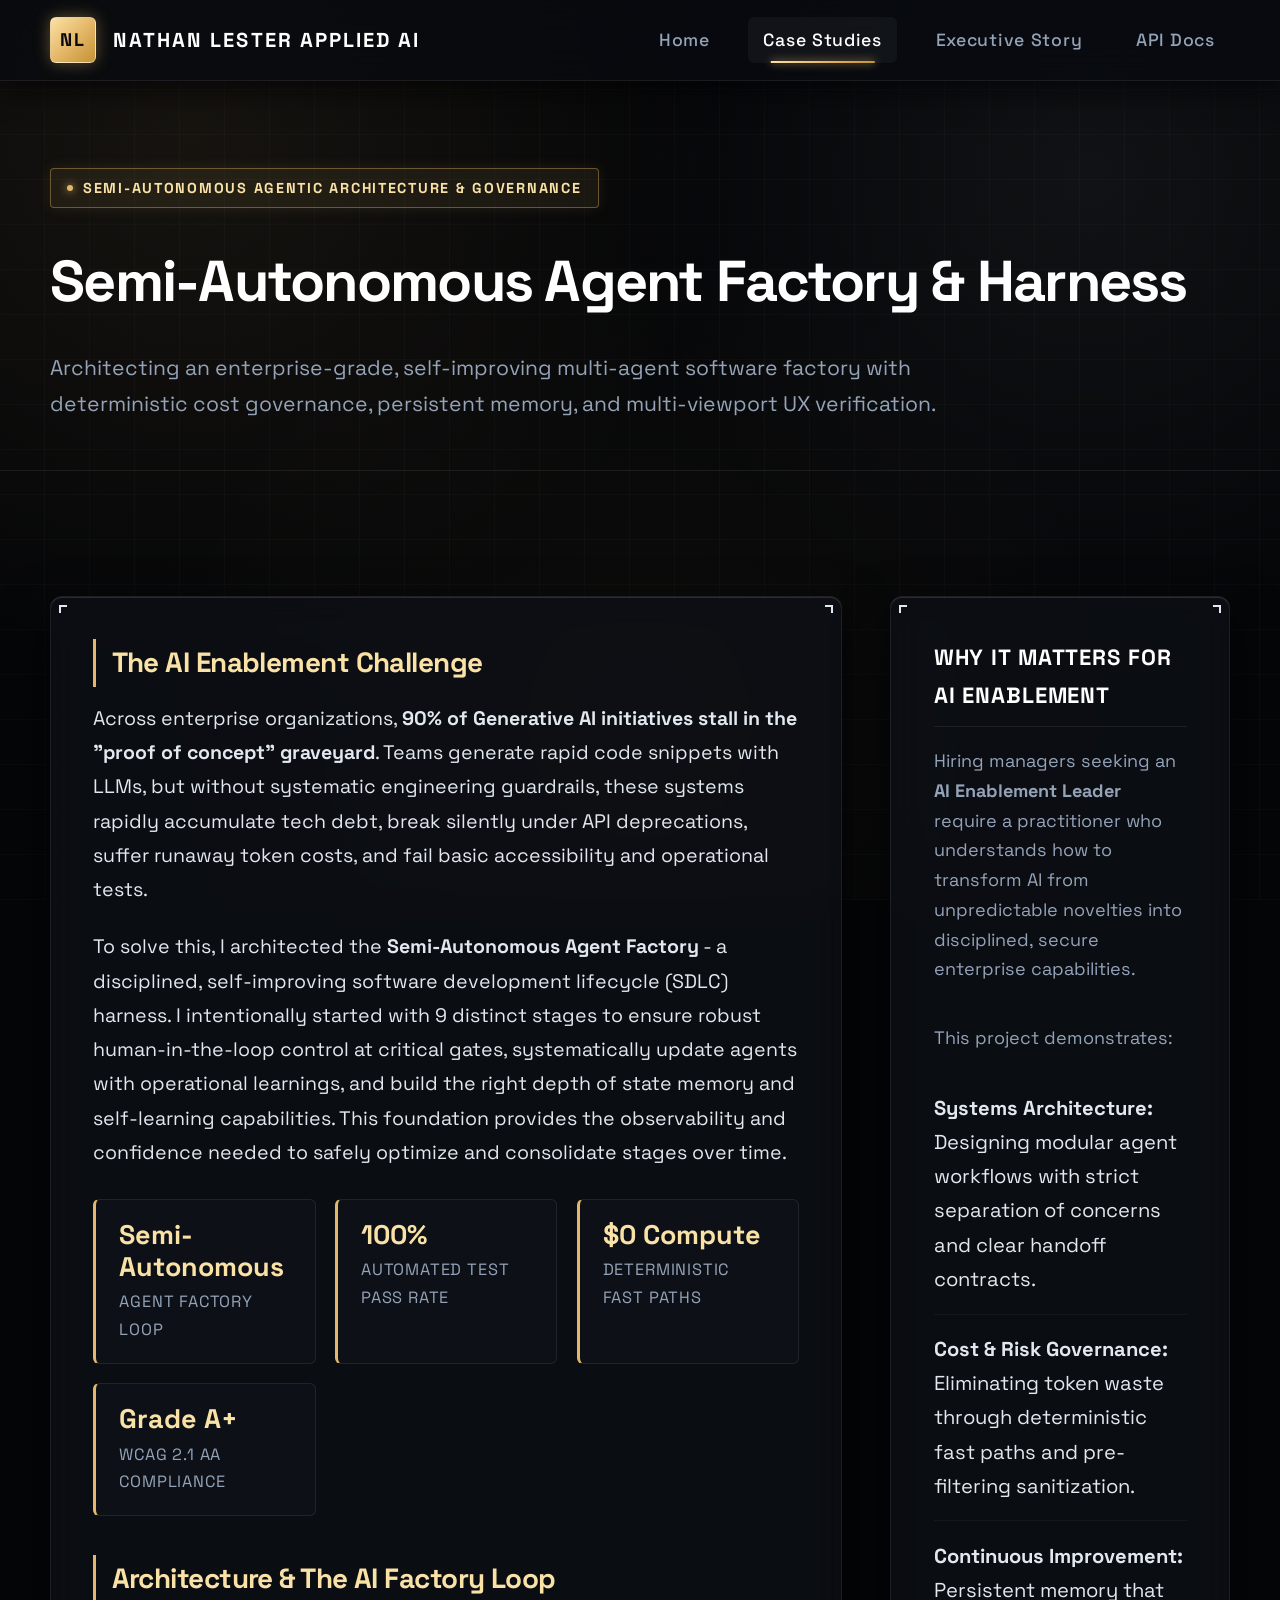
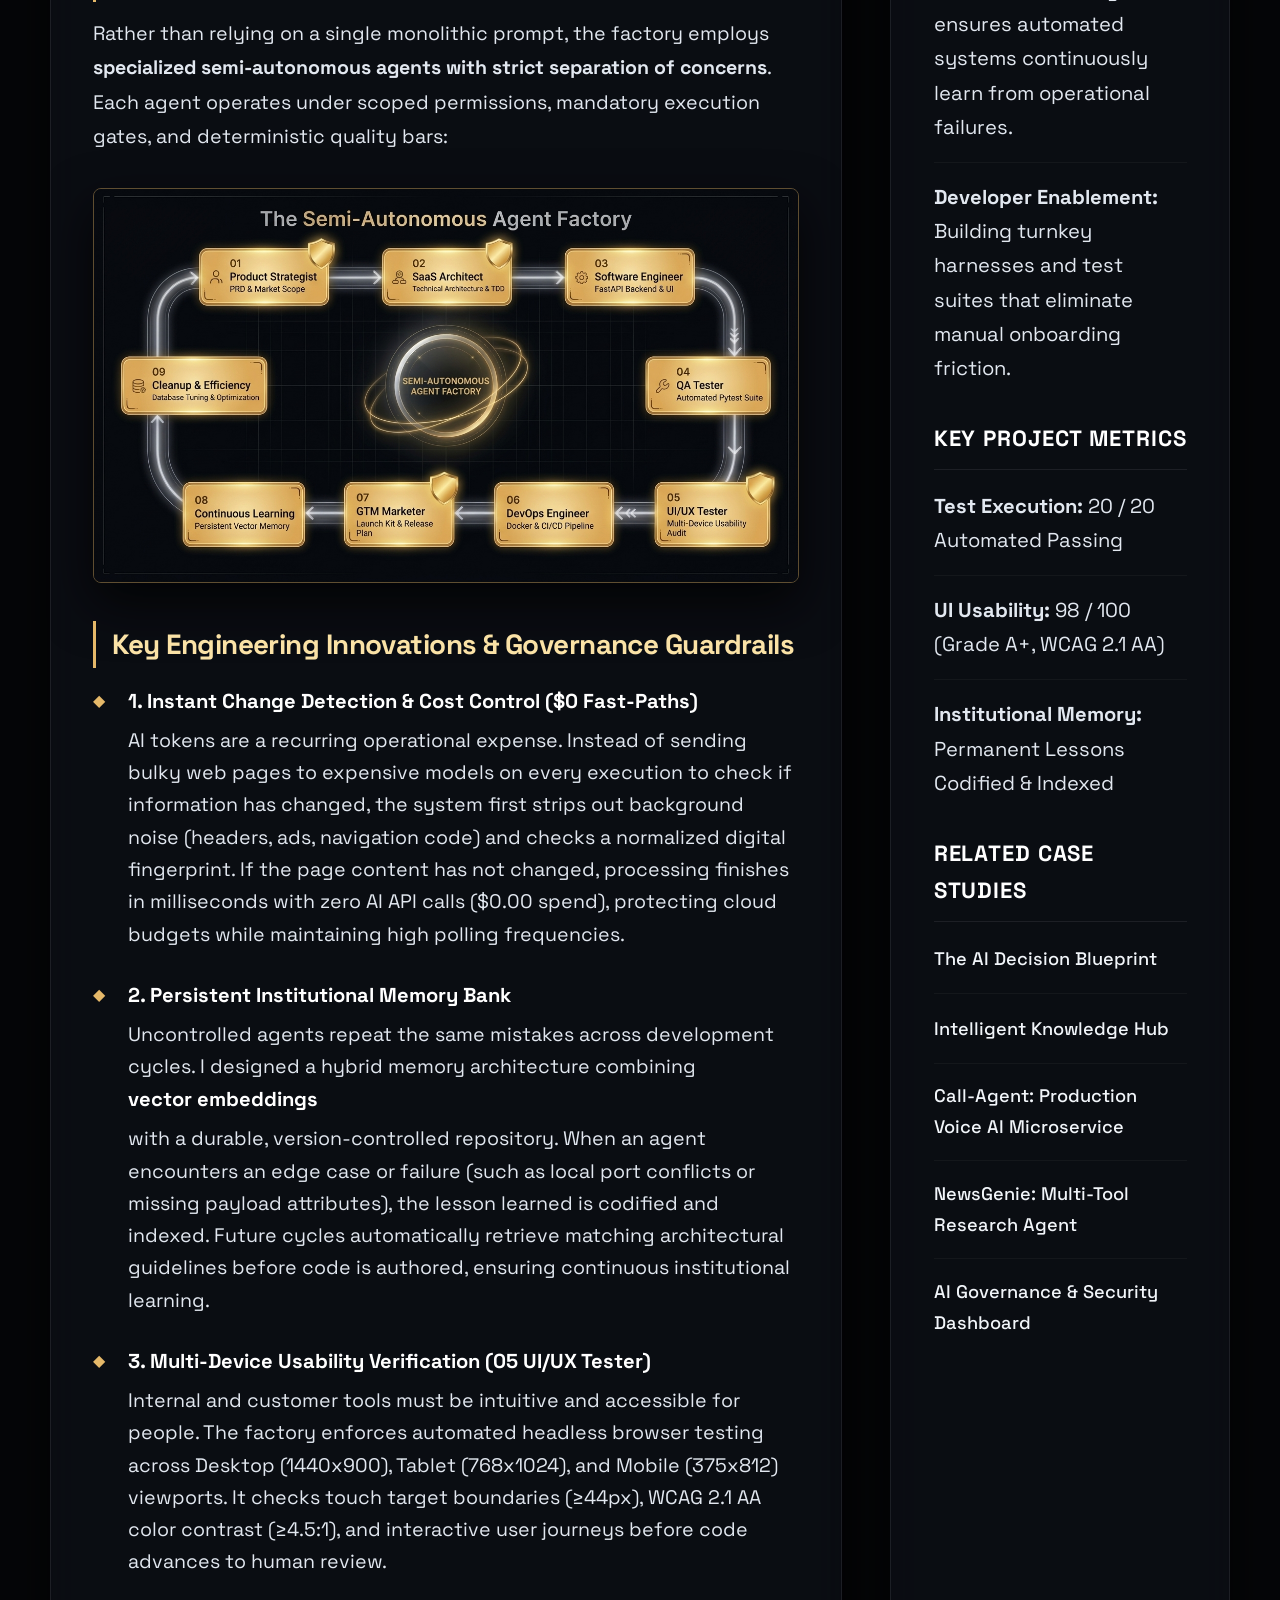
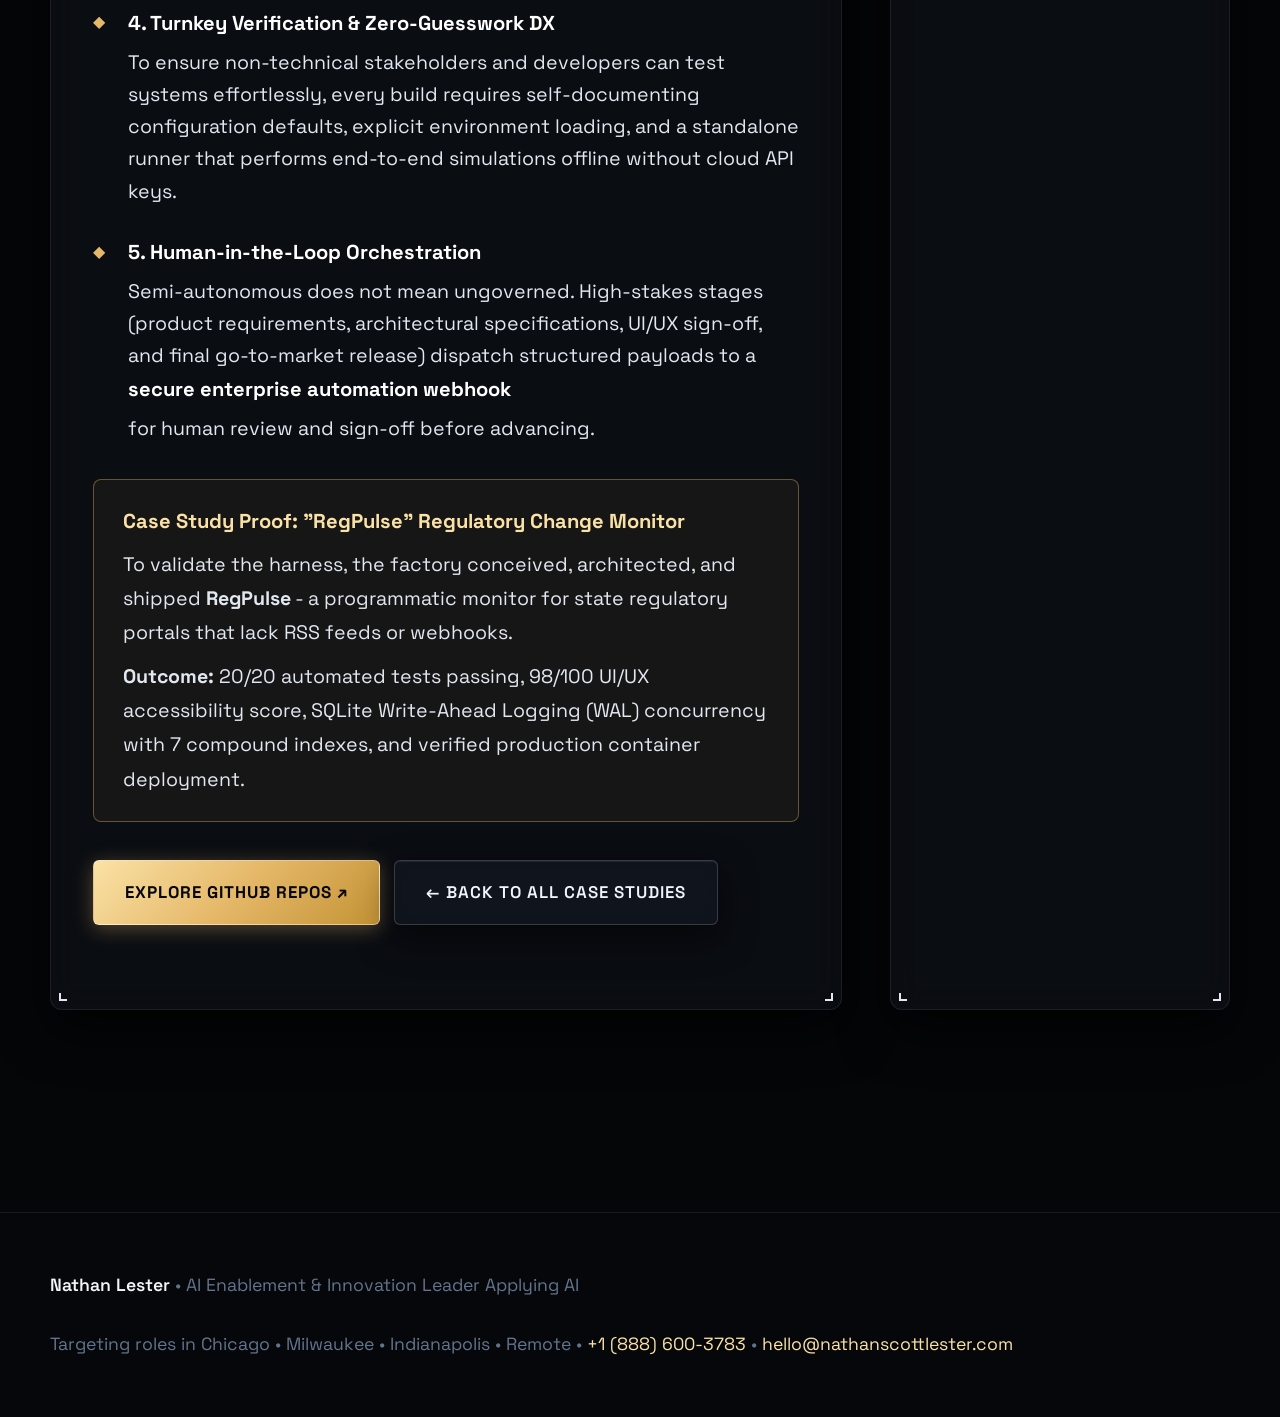
<file: templates/ai_sdlc_studio.html>
<!DOCTYPE html>
<html lang="en">
  <head>
    <meta charset="UTF-8" />
    <meta name="viewport" content="width=device-width, initial-scale=1.0" />
    <meta name="description" content="Semi-Autonomous Agent Factory &amp; Harness: Multi-agent software factory with self-healing test harnesses, deterministic cost governance, and persistent memory bank. Built by Nathan Lester, AI Enablement." />
    <title>Semi-Autonomous Agent Factory &amp; Harness - Nathan Lester | AI Enablement</title>
    <link rel="canonical" href="https://www.nathanscottlester.com/projects/ai-sdlc-studio" />
    <meta property="og:type" content="article" />
    <meta property="og:url" content="https://www.nathanscottlester.com/projects/ai-sdlc-studio" />
    <meta property="og:site_name" content="Nathan Lester | AI Enablement Portfolio" />
    <meta property="og:title" content="Semi-Autonomous Agent Factory &amp; Harness" />
    <meta property="og:description" content="Multi-agent software factory with self-healing test harnesses, deterministic cost governance, and persistent memory bank. Built by Nathan Lester, AI Enablement." />
    <meta name="twitter:card" content="summary_large_image" />
    <link rel="preconnect" href="https://fonts.googleapis.com">
    <link rel="preconnect" href="https://fonts.gstatic.com" crossorigin>
    <link href="https://fonts.googleapis.com/css2?family=Space+Grotesk:wght@300;400;500;600;700&family=JetBrains+Mono:wght@400;500;700&display=swap" rel="stylesheet">
    <link rel="stylesheet" href="/static/style.css" />
    <style>
      /* Custom case-study visual enhancements matching luxury technical palette */
      .metric-badge-grid {
        display: grid;
        grid-template-columns: repeat(auto-fit, minmax(200px, 1fr));
        gap: 1rem;
        margin: 1.5rem 0;
      }
      .metric-badge-card {
        background: rgba(16, 20, 28, 0.7);
        border: 1px solid var(--border-subtle);
        border-left: 3px solid var(--gold-primary);
        padding: 1rem 1.2rem;
        border-radius: 6px;
      }
      .metric-badge-card .num {
        font-family: 'Space Grotesk', sans-serif;
        font-size: 1.4rem;
        font-weight: 700;
        color: var(--gold-light);
        line-height: 1.2;
      }
      .metric-badge-card .label {
        font-size: 0.85rem;
        color: var(--text-muted);
        text-transform: uppercase;
        letter-spacing: 0.05em;
        margin-top: 0.25rem;
      }
      .flow-step {
        position: relative;
        padding-left: 1.8rem;
        margin-bottom: 1.4rem;
      }
      .flow-step::before {
        content: "◆";
        position: absolute;
        left: 0;
        top: 0.15rem;
        color: var(--gold-primary);
        font-size: 0.85rem;
      }
      .flow-step strong {
        color: var(--text-white);
        font-family: 'Space Grotesk', sans-serif;
        font-size: 1.05rem;
        display: block;
        margin-bottom: 0.35rem;
      }
      .flow-step p {
        margin: 0;
        line-height: 1.65;
        color: var(--text-main);
      }
      .callout-box {
        background: rgba(229, 184, 105, 0.06);
        border: 1px solid var(--border-gold);
        border-radius: 8px;
        padding: 1.25rem 1.5rem;
        margin: 1.75rem 0;
      }
      .callout-box h4 {
        margin: 0 0 0.5rem;
        color: var(--gold-light);
        font-size: 1.05rem;
      }
      .callout-box p {
        margin: 0 0 0.5rem;
      }
      .callout-box p:last-child {
        margin-bottom: 0;
      }
    </style>
  </head>
  <body>
    <header class="site-header">
      <div class="container navbar">
        <a class="brand" href="/">
          <span class="brand-mark">NL</span>
          <div class="brand-title">
            <span class="brand-name">Nathan Lester</span>
            <span class="brand-subtitle">Applied AI</span>
          </div>
        </a>
        <nav class="nav-links" aria-label="Main navigation">
          <a href="/">Home</a>
          <a href="/projects" class="active">Case Studies</a>
          <a href="/about">Executive Story</a>
          <a href="/docs" target="_blank">API Docs</a>
        </nav>
      </div>
    </header>
    
    <main>
      <section class="page-hero">
        <div class="container">
          <span class="kicker">Semi-Autonomous Agentic Architecture &amp; Governance</span>
          <h1>Semi-Autonomous Agent Factory &amp; Harness</h1>
          <p>Architecting an enterprise-grade, self-improving multi-agent software factory with deterministic cost governance, persistent memory, and multi-viewport UX verification.</p>
        </div>
      </section>

      <section class="section">
        <div class="container detail-shell">
          <article class="article-panel">
            <div class="hud-corner top-left"></div>
            <div class="hud-corner top-right"></div>
            <div class="hud-corner bottom-left"></div>
            <div class="hud-corner bottom-right"></div>

            <h2>The AI Enablement Challenge</h2>
            <p>
              Across enterprise organizations, <strong>90% of Generative AI initiatives stall in the "proof of concept" graveyard</strong>. Teams generate rapid code snippets with LLMs, but without systematic engineering guardrails, these systems rapidly accumulate tech debt, break silently under API deprecations, suffer runaway token costs, and fail basic accessibility and operational tests.
            </p>
            <p>
              To solve this, I architected the <strong>Semi-Autonomous Agent Factory</strong> - a disciplined, self-improving software development lifecycle (SDLC) harness. I intentionally started with 9 distinct stages to ensure robust human-in-the-loop control at critical gates, systematically update agents with operational learnings, and build the right depth of state memory and self-learning capabilities. This foundation provides the observability and confidence needed to safely optimize and consolidate stages over time.
            </p>

            <div class="metric-badge-grid">
              <div class="metric-badge-card">
                <div class="num">Semi-Autonomous</div>
                <div class="label">Agent Factory Loop</div>
              </div>
              <div class="metric-badge-card">
                <div class="num">100%</div>
                <div class="label">Automated Test Pass Rate</div>
              </div>
              <div class="metric-badge-card">
                <div class="num">$0 Compute</div>
                <div class="label">Deterministic Fast Paths</div>
              </div>
              <div class="metric-badge-card">
                <div class="num">Grade A+</div>
                <div class="label">WCAG 2.1 AA Compliance</div>
              </div>
            </div>

            <h2>Architecture &amp; The AI Factory Loop</h2>
            <p>
              Rather than relying on a single monolithic prompt, the factory employs <strong>specialized semi-autonomous agents with strict separation of concerns</strong>. Each agent operates under scoped permissions, mandatory execution gates, and deterministic quality bars:
            </p>

            <div class="architecture-visual" style="margin: 1.75rem 0; border: 1px solid var(--border-gold); border-radius: 8px; overflow: hidden; box-shadow: var(--panel-shadow);">
              <img src="/static/img/ai_sdlc_loop.jpg?v=2" alt="The Semi-Autonomous Agent Factory Architecture Diagram" style="width: 100%; height: auto; display: block;" loading="eager" />
            </div>

            <h2>Key Engineering Innovations &amp; Governance Guardrails</h2>

            <div class="flow-step">
              <strong>1. Instant Change Detection &amp; Cost Control ($0 Fast-Paths)</strong>
              <p>AI tokens are a recurring operational expense. Instead of sending bulky web pages to expensive models on every execution to check if information has changed, the system first strips out background noise (headers, ads, navigation code) and checks a normalized digital fingerprint. If the page content has not changed, processing finishes in milliseconds with zero AI API calls ($0.00 spend), protecting cloud budgets while maintaining high polling frequencies.</p>
            </div>

            <div class="flow-step">
              <strong>2. Persistent Institutional Memory Bank</strong>
              <p>Uncontrolled agents repeat the same mistakes across development cycles. I designed a hybrid memory architecture combining <strong>vector embeddings</strong> with a durable, version-controlled repository. When an agent encounters an edge case or failure (such as local port conflicts or missing payload attributes), the lesson learned is codified and indexed. Future cycles automatically retrieve matching architectural guidelines before code is authored, ensuring continuous institutional learning.</p>
            </div>

            <div class="flow-step">
              <strong>3. Multi-Device Usability Verification (05 UI/UX Tester)</strong>
              <p>Internal and customer tools must be intuitive and accessible for people. The factory enforces automated headless browser testing across Desktop (1440x900), Tablet (768x1024), and Mobile (375x812) viewports. It checks touch target boundaries (&ge;44px), WCAG 2.1 AA color contrast (&ge;4.5:1), and interactive user journeys before code advances to human review.</p>
            </div>

            <div class="flow-step">
              <strong>4. Turnkey Verification &amp; Zero-Guesswork DX</strong>
              <p>To ensure non-technical stakeholders and developers can test systems effortlessly, every build requires self-documenting configuration defaults, explicit environment loading, and a standalone runner that performs end-to-end simulations offline without cloud API keys.</p>
            </div>

            <div class="flow-step">
              <strong>5. Human-in-the-Loop Orchestration</strong>
              <p>Semi-autonomous does not mean ungoverned. High-stakes stages (product requirements, architectural specifications, UI/UX sign-off, and final go-to-market release) dispatch structured payloads to a <strong>secure enterprise automation webhook</strong> for human review and sign-off before advancing.</p>
            </div>

            <div class="callout-box">
              <h4>Case Study Proof: "RegPulse" Regulatory Change Monitor</h4>
              <p>
                To validate the harness, the factory conceived, architected, and shipped <strong>RegPulse</strong> - a programmatic monitor for state regulatory portals that lack RSS feeds or webhooks.
              </p>
              <p>
                <strong>Outcome:</strong> 20/20 automated tests passing, 98/100 UI/UX accessibility score, SQLite Write-Ahead Logging (WAL) concurrency with 7 compound indexes, and verified production container deployment.
              </p>
            </div>

            <div class="hero-actions" style="margin-top: 2rem; display: flex; gap: 0.75rem; flex-wrap: wrap;">
              <a class="btn btn-primary" href="https://github.com/N8Space" target="_blank" rel="noopener noreferrer">Explore GitHub Repos ↗</a>
              <a class="btn btn-secondary" href="/projects">← Back to All Case Studies</a>
            </div>
          </article>

          <aside class="sidebar-panel">
            <div class="hud-corner top-left"></div>
            <div class="hud-corner top-right"></div>
            <div class="hud-corner bottom-left"></div>
            <div class="hud-corner bottom-right"></div>

            <h3>Why It Matters for AI Enablement</h3>
            <p>
              Hiring managers seeking an <strong>AI Enablement Leader</strong> require a practitioner who understands how to transform AI from unpredictable novelties into disciplined, secure enterprise capabilities.
            </p>
            <p>
              This project demonstrates:
            </p>
            <ul class="sidebar-list">
              <li><strong>Systems Architecture:</strong> Designing modular agent workflows with strict separation of concerns and clear handoff contracts.</li>
              <li><strong>Cost &amp; Risk Governance:</strong> Eliminating token waste through deterministic fast paths and pre-filtering sanitization.</li>
              <li><strong>Continuous Improvement:</strong> Persistent memory that ensures automated systems continuously learn from operational failures.</li>
              <li><strong>Developer Enablement:</strong> Building turnkey harnesses and test suites that eliminate manual onboarding friction.</li>
            </ul>

            <h3>Key Project Metrics</h3>
            <ul class="sidebar-list">
              <li><strong>Test Execution:</strong> 20 / 20 Automated Passing</li>
              <li><strong>UI Usability:</strong> 98 / 100 (Grade A+, WCAG 2.1 AA)</li>
              <li><strong>Institutional Memory:</strong> Permanent Lessons Codified &amp; Indexed</li>
            </ul>

            <h3>Related Case Studies</h3>
            <ul class="sidebar-list">
              <li><a href="/projects/ai-engineer-blueprint">The AI Decision Blueprint</a></li>
              <li><a href="/projects/intelligent-knowledge-hub">Intelligent Knowledge Hub</a></li>
              <li><a href="/projects/call-agent">Call-Agent: Production Voice AI Microservice</a></li>
              <li><a href="/projects/newsgenie">NewsGenie: Multi-Tool Research Agent</a></li>
              <li><a href="/projects/azure-governance-dashboard">AI Governance &amp; Security Dashboard</a></li>
            </ul>
          </aside>
        </div>
      </section>
    </main>

    <footer class="footer">
      <div class="container footer-inner">
        <div><strong>Nathan Lester</strong> • AI Enablement &amp; Innovation Leader Applying AI</div>
        <div>Targeting roles in Chicago • Milwaukee • Indianapolis • Remote • <a href="tel:+18886003783">+1 (888) 600-3783</a> • <a href="mailto:hello@nathanscottlester.com">hello@nathanscottlester.com</a></div>
      </div>
    </footer>
  </body>
</html>
</file>
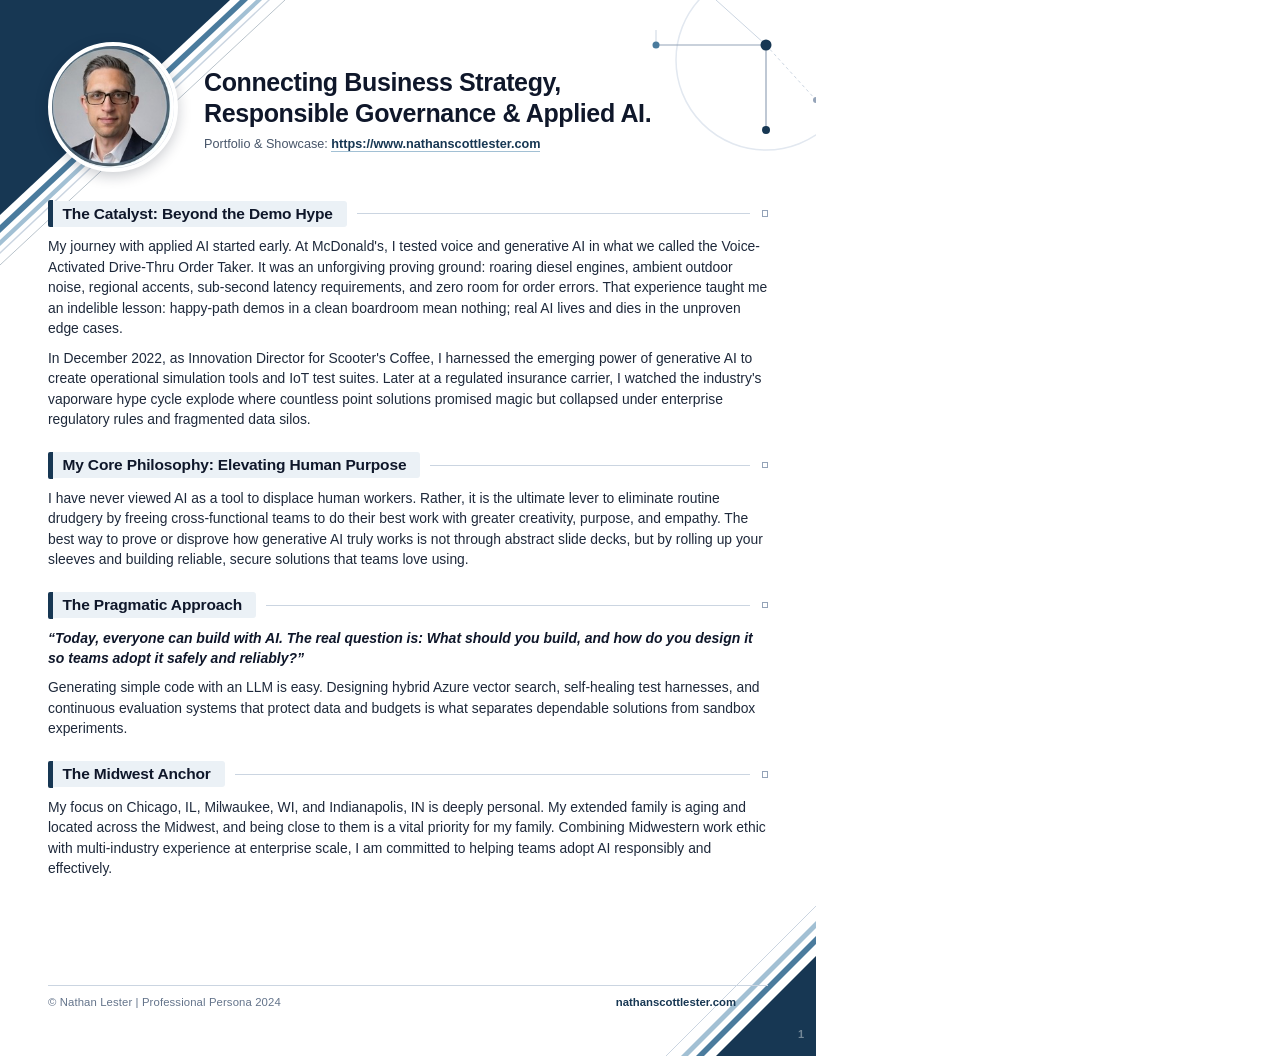
<file: templates/connecting_business_strategy_applied_ai.html>
<!DOCTYPE html>
<html lang="en">

<head>
  <meta charset="UTF-8">
  <title>Connecting Business Strategy, Responsible Governance &amp; Applied AI - Nathan Lester</title>
  <style>
    @page {
      size: letter portrait;
      margin: 0;
    }

    * {
      box-sizing: border-box;
      margin: 0;
      padding: 0;
    }

    html,
    body {
      width: 8.5in;
      height: 11in;
      margin: 0;
      padding: 0;
      background-color: #ffffff;
      font-family: -apple-system, BlinkMacSystemFont, "Segoe UI", Roboto, "Helvetica Neue", Arial, sans-serif;
      color: #1e293b;
      -webkit-print-color-adjust: exact;
      print-color-adjust: exact;
      overflow: hidden;
      position: relative;
    }

    /* Decorative Background SVGs */
    .bg-top-left {
      position: absolute;
      top: 0;
      left: 0;
      width: 310px;
      height: 310px;
      z-index: 1;
      pointer-events: none;
    }

    .bg-top-right {
      position: absolute;
      top: 0;
      right: 0;
      width: 320px;
      height: 250px;
      z-index: 1;
      pointer-events: none;
    }

    .bg-bottom-right {
      position: absolute;
      bottom: 0;
      right: 0;
      width: 170px;
      height: 170px;
      z-index: 1;
      pointer-events: none;
    }

    /* Header Container */
    .header-container {
      position: relative;
      z-index: 2;
      display: flex;
      align-items: center;
      padding: 42px 48px 24px 48px;
      gap: 26px;
    }

    .avatar-wrapper {
      position: relative;
      flex-shrink: 0;
      width: 130px;
      height: 130px;
      border-radius: 50%;
      border: 4px solid #ffffff;
      box-shadow: 0 4px 14px rgba(15, 23, 42, 0.22);
      overflow: hidden;
      background-color: #cbd5e1;
    }

    .avatar-img {
      width: 100%;
      height: 100%;
      object-fit: cover;
      display: block;
    }

    .header-text {
      flex: 1;
      padding-top: 4px;
    }

    .header-title {
      font-size: 25px;
      font-weight: 700;
      line-height: 1.25;
      color: #0f172a;
      letter-spacing: -0.015em;
    }

    .header-showcase {
      margin-top: 8px;
      font-size: 9.5pt;
      color: #475569;
      font-weight: 500;
    }

    .header-showcase a {
      color: #173753;
      text-decoration: none;
      font-weight: 600;
      border-bottom: 1.5px solid #a2c0d4;
    }

    /* Main Content Area */
    .main-content {
      position: relative;
      z-index: 2;
      padding: 4px 48px 20px 48px;
    }

    .section-block {
      margin-bottom: 22px;
    }

    /* Section Header Styling */
    .section-header {
      display: flex;
      align-items: center;
      margin-bottom: 9px;
    }

    .header-accent-bar {
      width: 4.5px;
      height: 27px;
      background-color: #173753;
      border-radius: 2px 0 0 2px;
      flex-shrink: 0;
    }

    .header-pill {
      background-color: #ebf1f6;
      color: #0f172a;
      font-size: 15.5px;
      font-weight: 700;
      padding: 4px 14px 4px 10px;
      border-radius: 0 3px 3px 0;
      white-space: nowrap;
      letter-spacing: -0.01em;
    }

    .header-line {
      flex: 1;
      height: 1px;
      background-color: #cbd5e1;
      margin-left: 10px;
      margin-right: 12px;
    }

    .header-square {
      width: 6.5px;
      height: 6.5px;
      border: 1.5px solid #94a3b8;
      background-color: #ffffff;
      flex-shrink: 0;
    }

    /* Body Text Styling */
    .body-paragraph {
      font-size: 10.4pt;
      line-height: 1.48;
      color: #1e293b;
      margin-bottom: 9px;
      text-align: left;
    }

    .body-paragraph:last-child {
      margin-bottom: 0;
    }

    .quote-callout {
      font-size: 10.5pt;
      font-style: italic;
      font-weight: 600;
      color: #0f172a;
      line-height: 1.46;
      margin-bottom: 9px;
    }

    /* Footer */
    .footer-container {
      position: absolute;
      bottom: 48px;
      left: 48px;
      right: 48px;
      z-index: 2;
      border-top: 1px solid #cbd5e1;
      padding-top: 10px;
      display: flex;
      justify-content: space-between;
      align-items: center;
    }

    .footer-left {
      font-size: 8.5pt;
      color: #64748b;
      font-weight: 500;
      letter-spacing: 0.01em;
    }

    .footer-right {
      font-size: 8.5pt;
      color: #64748b;
      font-weight: 500;
      margin-right: 32px;
    }

    .footer-right a {
      color: #173753;
      text-decoration: none;
      font-weight: 600;
    }
  </style>
</head>

<body>

  <!-- Top-Left Geometric Shapes -->
  <svg class="bg-top-left" viewBox="0 0 310 310" fill="none" xmlns="http://www.w3.org/2000/svg">
    <!-- Deep Navy Main Wedge -->
    <polygon points="0,0 230,0 0,215" fill="#173753" />
    <!-- Slate Blue Accent Band -->
    <polygon points="0,225 240,0 248,0 0,233" fill="#4a7b9d" />
    <!-- Ice Blue Accent Band -->
    <polygon points="0,240 256,0 262,0 0,246" fill="#a2c0d4" />
    <!-- Subtle Grey Line -->
    <polygon points="0,252 268,0 270,0 0,254" fill="#cbd5e1" />
    <!-- Thin Navy Guide Line -->
    <line x1="0" y1="265" x2="285" y2="0" stroke="#173753" stroke-width="0.75" stroke-opacity="0.4" />
  </svg>

  <!-- Top-Right Constellation Motif -->
  <svg class="bg-top-right" viewBox="0 0 320 250" fill="none" xmlns="http://www.w3.org/2000/svg">
    <!-- Faint Circular Arc / Orbit -->
    <circle cx="270" cy="60" r="90" stroke="#e2e8f0" stroke-width="1.5" fill="none" />
    <!-- Network Connecting Lines -->
    <line x1="160" y1="45" x2="270" y2="45" stroke="#94a3b8" stroke-width="1.2" />
    <line x1="270" y1="45" x2="270" y2="130" stroke="#94a3b8" stroke-width="1.2" />
    <line x1="270" y1="45" x2="320" y2="100" stroke="#cbd5e1" stroke-width="1" stroke-dasharray="3 3" />
    <line x1="220" y1="0" x2="270" y2="45" stroke="#cbd5e1" stroke-width="1" />
    <line x1="160" y1="45" x2="160" y2="30" stroke="#cbd5e1" stroke-width="1" />
    <!-- Network Nodes (Dots) -->
    <circle cx="160" cy="45" r="3.5" fill="#4a7b9d" />
    <circle cx="270" cy="45" r="5.5" fill="#173753" />
    <circle cx="270" cy="130" r="4" fill="#173753" />
    <circle cx="320" cy="100" r="3" fill="#94a3b8" />
  </svg>

  <!-- Bottom-Right Geometric Corner -->
  <svg class="bg-bottom-right" viewBox="0 0 170 170" fill="none" xmlns="http://www.w3.org/2000/svg">
    <!-- Thin Accent Lines -->
    <line x1="20" y1="170" x2="170" y2="20" stroke="#cbd5e1" stroke-width="1" />
    <polygon points="35,170 170,35 170,42 42,170" fill="#a2c0d4" />
    <polygon points="50,170 170,50 170,58 58,170" fill="#4a7b9d" />
    <!-- Navy Corner Wedge -->
    <polygon points="70,170 170,70 170,170" fill="#173753" />
    <text x="152" y="152" font-family="-apple-system, BlinkMacSystemFont, Segoe UI, sans-serif" font-size="11"
      font-weight="600" fill="#ffffff" fill-opacity="0.4">1</text>
  </svg>

  <!-- Header Section -->
  <header class="header-container">
    <div class="avatar-wrapper">
      <img class="avatar-img"
        src="[data-uri]"
        alt="Nathan Lester Headshot">
    </div>
    <div class="header-text">
      <h1 class="header-title">
        Connecting Business Strategy,<br>
        Responsible Governance &amp; Applied AI.
      </h1>
      <div class="header-showcase">
        Portfolio &amp; Showcase: <a href="https://www.nathanscottlester.com">https://www.nathanscottlester.com</a>
      </div>
    </div>
  </header>

  <!-- Main Body Content -->
  <main class="main-content">

    <!-- Section 1: The Catalyst: Beyond the Demo Hype -->
    <section class="section-block">
      <div class="section-header">
        <div class="header-accent-bar"></div>
        <div class="header-pill">The Catalyst: Beyond the Demo Hype</div>
        <div class="header-line"></div>
        <div class="header-square"></div>
      </div>
      <p class="body-paragraph">
        My journey with applied AI started early. At McDonald&#39;s, I tested voice and generative AI in what we called
        the Voice-Activated Drive-Thru Order Taker. It was an unforgiving proving ground: roaring diesel engines,
        ambient outdoor noise, regional accents, sub-second latency requirements, and zero room for order errors. That
        experience taught me an indelible lesson: happy-path demos in a clean boardroom mean nothing; real AI lives and
        dies in the unproven edge cases.
      </p>
      <p class="body-paragraph">
        In December 2022, as Innovation Director for Scooter&#39;s Coffee, I harnessed the emerging power of generative
        AI to create operational simulation tools and IoT test suites. Later at a regulated insurance carrier, I watched
        the industry&#39;s vaporware hype cycle explode where countless point solutions promised magic but collapsed
        under enterprise regulatory rules and fragmented data silos.
      </p>
    </section>

    <!-- Section 2: My Core Philosophy: Elevating Human Purpose -->
    <section class="section-block">
      <div class="section-header">
        <div class="header-accent-bar"></div>
        <div class="header-pill">My Core Philosophy: Elevating Human Purpose</div>
        <div class="header-line"></div>
        <div class="header-square"></div>
      </div>
      <p class="body-paragraph">
        I have never viewed AI as a tool to displace human workers. Rather, it is the ultimate lever to eliminate
        routine drudgery by freeing cross-functional teams to do their best work with greater creativity, purpose, and
        empathy. The best way to prove or disprove how generative AI truly works is not through abstract slide decks,
        but by rolling up your sleeves and building reliable, secure solutions that teams love using.
      </p>
    </section>

    <!-- Section 3: The Pragmatic Approach -->
    <section class="section-block">
      <div class="section-header">
        <div class="header-accent-bar"></div>
        <div class="header-pill">The Pragmatic Approach</div>
        <div class="header-line"></div>
        <div class="header-square"></div>
      </div>
      <div class="quote-callout">
        &ldquo;Today, everyone can build with AI. The real question is: What should you build, and how do you design it
        so teams adopt it safely and reliably?&rdquo;
      </div>
      <p class="body-paragraph">
        Generating simple code with an LLM is easy. Designing hybrid Azure vector search, self-healing test harnesses,
        and continuous evaluation systems that protect data and budgets is what separates dependable solutions from
        sandbox experiments.
      </p>
    </section>

    <!-- Section 4: The Midwest Anchor -->
    <section class="section-block">
      <div class="section-header">
        <div class="header-accent-bar"></div>
        <div class="header-pill">The Midwest Anchor</div>
        <div class="header-line"></div>
        <div class="header-square"></div>
      </div>
      <p class="body-paragraph">
        My focus on Chicago, IL, Milwaukee, WI, and Indianapolis, IN is deeply personal. My extended family is aging and
        located across the Midwest, and being close to them is a vital priority for my family. Combining Midwestern work
        ethic with multi-industry experience at enterprise scale, I am committed to helping teams adopt AI responsibly
        and effectively.
      </p>
    </section>

  </main>

  <!-- Footer -->
  <footer class="footer-container">
    <div class="footer-left">
      &copy; Nathan Lester | Professional Persona 2024
    </div>
    <div class="footer-right">
      <a href="https://www.nathanscottlester.com">nathanscottlester.com</a>
    </div>
  </footer>

</body>

</html>
</file>
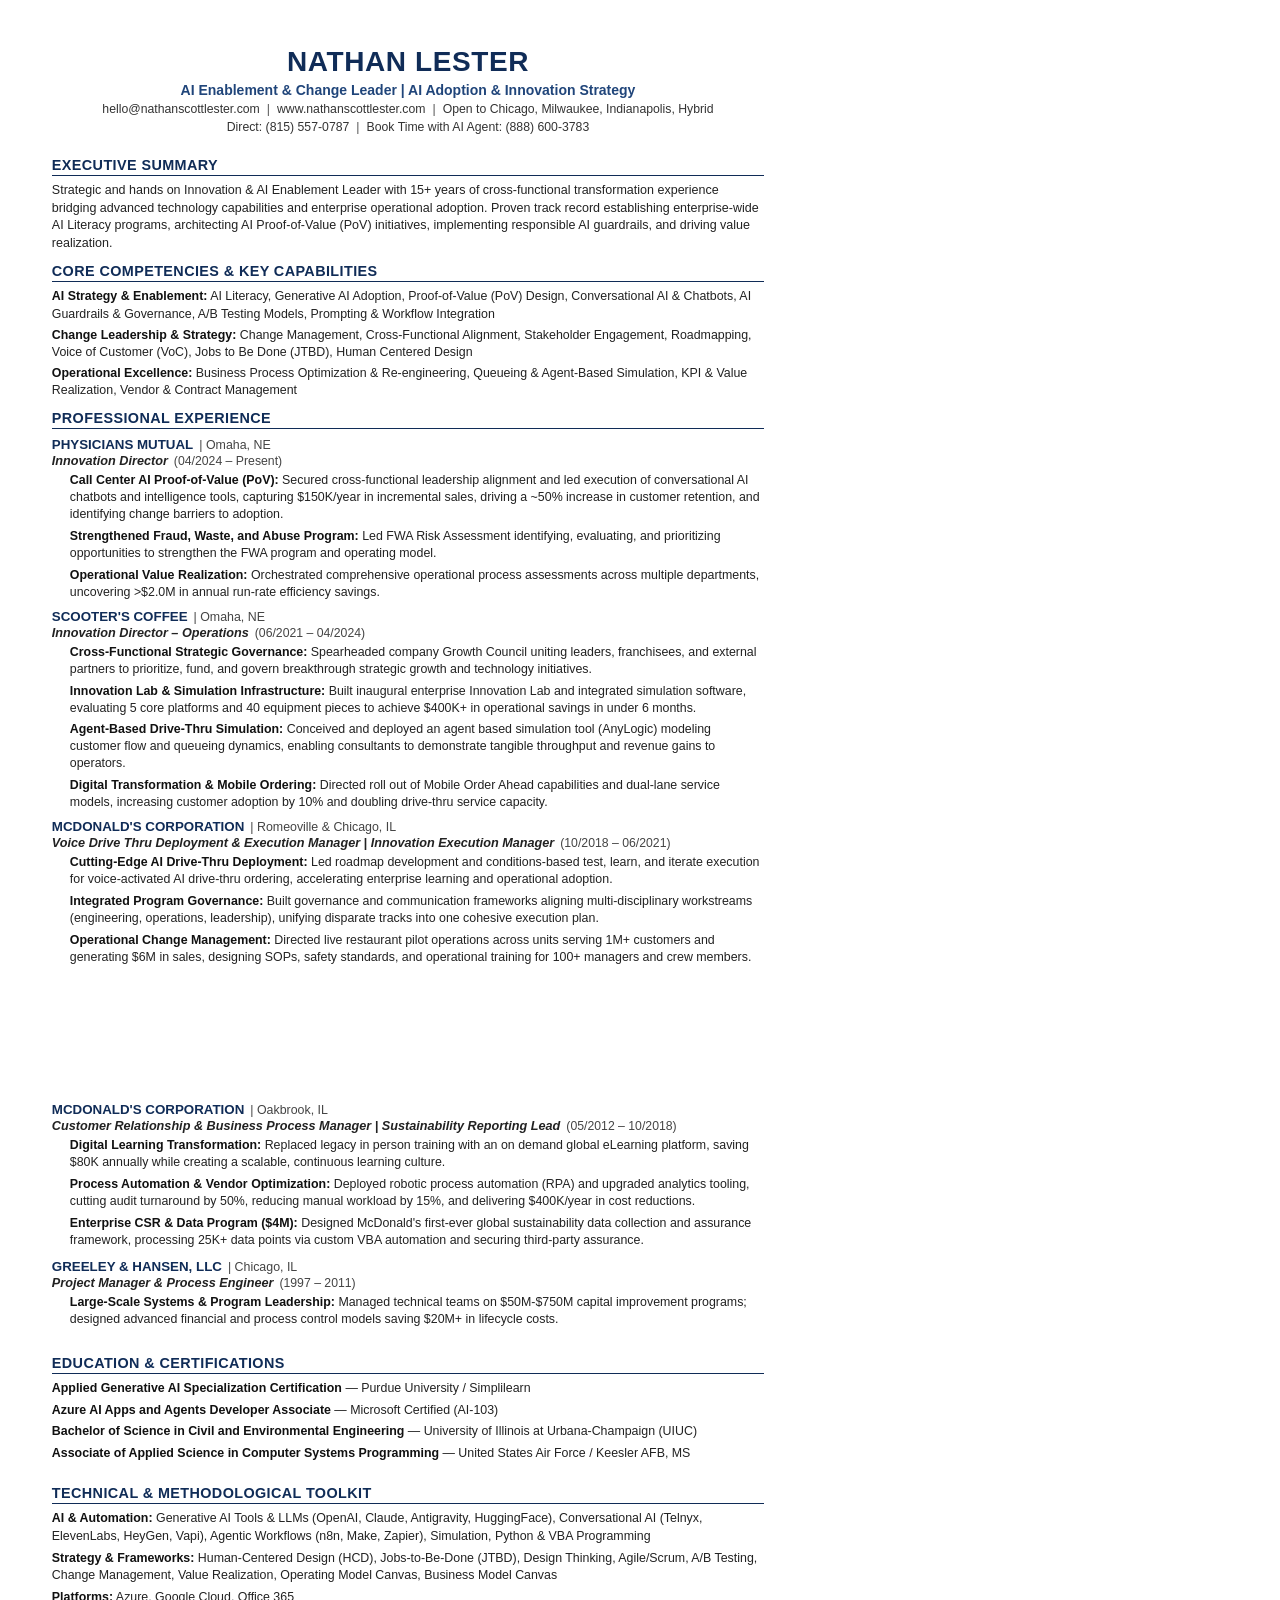
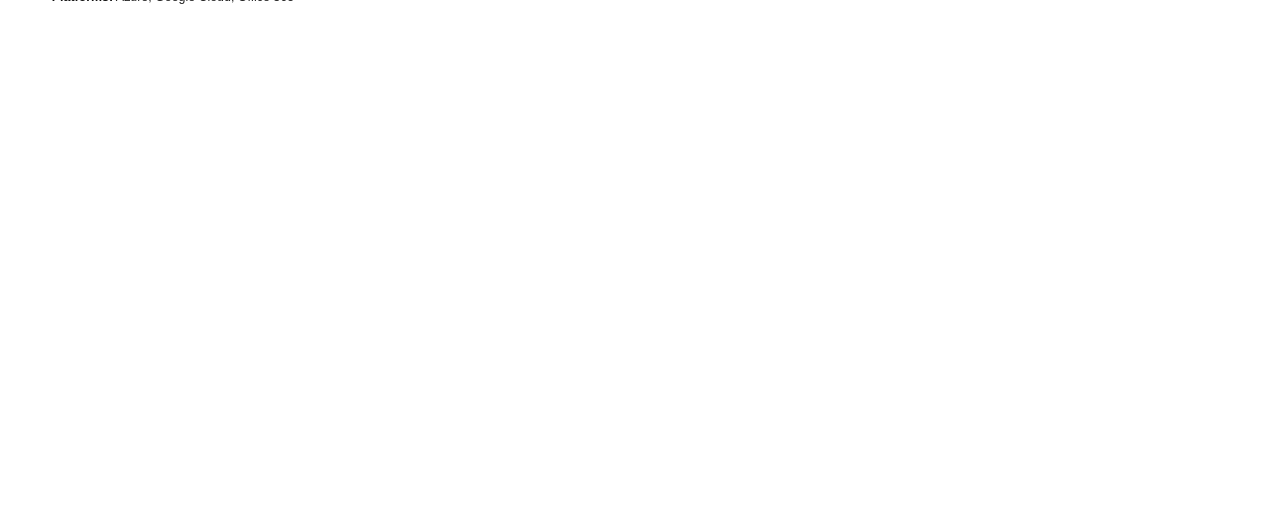
<file: templates/resume.html>
<!DOCTYPE html>
<html lang="en">
<head>
  <meta charset="UTF-8">
  <meta name="viewport" content="width=device-width, initial-scale=1.0">
  <title>Nathan Lester - Resume</title>
  <style>
    @page {
      size: letter portrait;
      margin: 0;
    }

    *, *::before, *::after {
      box-sizing: border-box;
      margin: 0;
      padding: 0;
    }

    body {
      font-family: 'Calibri', -apple-system, BlinkMacSystemFont, 'Segoe UI', Roboto, Helvetica, Arial, sans-serif;
      color: #222222;
      background-color: #ffffff;
      -webkit-print-color-adjust: exact;
      print-color-adjust: exact;
    }

    .page {
      width: 8.5in;
      height: 11in;
      max-height: 11in;
      padding: 0.48in 0.54in 0.45in 0.54in;
      position: relative;
      overflow: hidden;
      page-break-after: always;
      display: flex;
      flex-direction: column;
    }

    .page:last-child {
      page-break-after: auto;
    }

    /* Header */
    .header {
      text-align: center;
      margin-bottom: 12px;
    }

    .header-name {
      font-size: 21pt;
      font-weight: 700;
      color: #102c57;
      letter-spacing: 0.6px;
      text-transform: uppercase;
      line-height: 1.15;
    }

    .header-title {
      font-size: 10.5pt;
      font-weight: 700;
      color: #20457a;
      margin-top: 4px;
    }

    .header-contact {
      font-size: 9.2pt;
      color: #333333;
      margin-top: 4px;
      display: flex;
      justify-content: center;
      align-items: center;
      gap: 7px;
    }

    .header-contact span.sep {
      color: #555555;
      font-weight: 400;
    }

    /* Section Headings */
    .section-title {
      font-size: 10.8pt;
      font-weight: 700;
      color: #102c57;
      text-transform: uppercase;
      letter-spacing: 0.4px;
      border-bottom: 1.5px solid #102c57;
      padding-bottom: 2px;
      margin-top: 11px;
      margin-bottom: 6px;
    }

    /* Summary */
    .summary-text {
      font-size: 9.4pt;
      line-height: 1.4;
      color: #222222;
    }

    /* Competencies List */
    .competency-item {
      font-size: 9.3pt;
      line-height: 1.38;
      margin-bottom: 4px;
      color: #222222;
    }

    .competency-item:last-child {
      margin-bottom: 0;
    }

    .bold-lead {
      font-weight: 700;
      color: #111111;
    }

    /* Experience */
    .job-block {
      margin-top: 8px;
      margin-bottom: 4px;
    }

    .job-header {
      display: flex;
      align-items: baseline;
      gap: 6px;
      margin-bottom: 2px;
    }

    .company-name {
      font-size: 10pt;
      font-weight: 700;
      color: #102c57;
    }

    .job-location {
      font-size: 9.3pt;
      font-weight: 400;
      color: #444444;
    }

    .role-row {
      display: flex;
      align-items: baseline;
      gap: 6px;
      margin-bottom: 4px;
    }

    .job-title {
      font-size: 9.5pt;
      font-weight: 700;
      font-style: italic;
      color: #222222;
    }

    .job-dates {
      font-size: 9.2pt;
      color: #444444;
      font-style: normal;
    }

    /* Bullets */
    ul.bullet-list {
      list-style-type: none;
      padding-left: 0;
      margin: 0;
    }

    ul.bullet-list li {
      padding-left: 18px;
      font-size: 9.3pt;
      line-height: 1.38;
      color: #222222;
      margin-bottom: 4.5px;
    }

    ul.bullet-list li:last-child {
      margin-bottom: 0;
    }

    /* Education & Certifications */
    .edu-item {
      font-size: 9.3pt;
      line-height: 1.42;
      color: #222222;
      margin-bottom: 4px;
    }

    .edu-item:last-child {
      margin-bottom: 0;
    }

    /* Toolkit */
    .toolkit-item {
      font-size: 9.3pt;
      line-height: 1.42;
      color: #222222;
      margin-bottom: 4px;
    }

    .toolkit-item:last-child {
      margin-bottom: 0;
    }
  </style>
</head>
<body>

  <!-- ==================== PAGE 1 ==================== -->
  <section class="page" id="page1">
    
    <!-- Header -->
    <header class="header">
      <h1 class="header-name">NATHAN LESTER</h1>
      <div class="header-title">AI Enablement &amp; Change Leader | AI Adoption &amp; Innovation Strategy</div>
      <div class="header-contact">
        <span>hello@nathanscottlester.com</span>
        <span class="sep">|</span>
        <span>www.nathanscottlester.com</span>
        <span class="sep">|</span>
        <span>Open to Chicago, Milwaukee, Indianapolis, Hybrid</span>
      </div>
      <div class="header-contact">
        <span>Direct: (815) 557-0787</span>
        <span class="sep">|</span>
        <span>Book Time with AI Agent: (888) 600-3783</span>
      </div>
    </header>

    <!-- Executive Summary -->
    <section>
      <h2 class="section-title">EXECUTIVE SUMMARY</h2>
      <p class="summary-text">
        Strategic and hands on Innovation &amp; AI Enablement Leader with 15+ years of cross-functional transformation experience bridging advanced technology capabilities and enterprise operational adoption. Proven track record establishing enterprise-wide AI Literacy programs, architecting AI Proof-of-Value (PoV) initiatives, implementing responsible AI guardrails, and driving value realization.
      </p>
    </section>

    <!-- Core Competencies & Key Capabilities -->
    <section>
      <h2 class="section-title">CORE COMPETENCIES &amp; KEY CAPABILITIES</h2>
      <div class="competency-item">
        <span class="bold-lead">AI Strategy &amp; Enablement:</span> AI Literacy, Generative AI Adoption, Proof-of-Value (PoV) Design, Conversational AI &amp; Chatbots, AI Guardrails &amp; Governance, A/B Testing Models, Prompting &amp; Workflow Integration
      </div>
      <div class="competency-item">
        <span class="bold-lead">Change Leadership &amp; Strategy:</span> Change Management, Cross-Functional Alignment, Stakeholder Engagement, Roadmapping, Voice of Customer (VoC), Jobs to Be Done (JTBD), Human Centered Design
      </div>
      <div class="competency-item">
        <span class="bold-lead">Operational Excellence:</span> Business Process Optimization &amp; Re-engineering, Queueing &amp; Agent-Based Simulation, KPI &amp; Value Realization, Vendor &amp; Contract Management
      </div>
    </section>

    <!-- Professional Experience (Part 1) -->
    <section>
      <h2 class="section-title">PROFESSIONAL EXPERIENCE</h2>

      <!-- Physicians Mutual -->
      <div class="job-block">
        <div class="job-header">
          <span class="company-name">PHYSICIANS MUTUAL</span>
          <span class="job-location">| Omaha, NE</span>
        </div>
        <div class="role-row">
          <span class="job-title">Innovation Director</span>
          <span class="job-dates">(04/2024 – Present)</span>
        </div>
        <ul class="bullet-list">
          <li>
            <span class="bold-lead">Call Center AI Proof-of-Value (PoV):</span> Secured cross-functional leadership alignment and led execution of conversational AI chatbots and intelligence tools, capturing $150K/year in incremental sales, driving a ~50% increase in customer retention, and identifying change barriers to adoption.
          </li>
          <li>
            <span class="bold-lead">Strengthened Fraud, Waste, and Abuse Program:</span> Led FWA Risk Assessment identifying, evaluating, and prioritizing opportunities to strengthen the FWA program and operating model.
          </li>
          <li>
            <span class="bold-lead">Operational Value Realization:</span> Orchestrated comprehensive operational process assessments across multiple departments, uncovering &gt;$2.0M in annual run-rate efficiency savings.
          </li>
        </ul>
      </div>

      <!-- Scooter's Coffee -->
      <div class="job-block">
        <div class="job-header">
          <span class="company-name">SCOOTER'S COFFEE</span>
          <span class="job-location">| Omaha, NE</span>
        </div>
        <div class="role-row">
          <span class="job-title">Innovation Director – Operations</span>
          <span class="job-dates">(06/2021 – 04/2024)</span>
        </div>
        <ul class="bullet-list">
          <li>
            <span class="bold-lead">Cross-Functional Strategic Governance:</span> Spearheaded company Growth Council uniting leaders, franchisees, and external partners to prioritize, fund, and govern breakthrough strategic growth and technology initiatives.
          </li>
          <li>
            <span class="bold-lead">Innovation Lab &amp; Simulation Infrastructure:</span> Built inaugural enterprise Innovation Lab and integrated simulation software, evaluating 5 core platforms and 40 equipment pieces to achieve $400K+ in operational savings in under 6 months.
          </li>
          <li>
            <span class="bold-lead">Agent-Based Drive-Thru Simulation:</span> Conceived and deployed an agent based simulation tool (AnyLogic) modeling customer flow and queueing dynamics, enabling consultants to demonstrate tangible throughput and revenue gains to operators.
          </li>
          <li>
            <span class="bold-lead">Digital Transformation &amp; Mobile Ordering:</span> Directed roll out of Mobile Order Ahead capabilities and dual-lane service models, increasing customer adoption by 10% and doubling drive-thru service capacity.
          </li>
        </ul>
      </div>

      <!-- McDonald's (Romeoville & Chicago) -->
      <div class="job-block">
        <div class="job-header">
          <span class="company-name">MCDONALD'S CORPORATION</span>
          <span class="job-location">| Romeoville &amp; Chicago, IL</span>
        </div>
        <div class="role-row">
          <span class="job-title">Voice Drive Thru Deployment &amp; Execution Manager | Innovation Execution Manager</span>
          <span class="job-dates">(10/2018 – 06/2021)</span>
        </div>
        <ul class="bullet-list">
          <li>
            <span class="bold-lead">Cutting-Edge AI Drive-Thru Deployment:</span> Led roadmap development and conditions-based test, learn, and iterate execution for voice-activated AI drive-thru ordering, accelerating enterprise learning and operational adoption.
          </li>
          <li>
            <span class="bold-lead">Integrated Program Governance:</span> Built governance and communication frameworks aligning multi-disciplinary workstreams (engineering, operations, leadership), unifying disparate tracks into one cohesive execution plan.
          </li>
          <li>
            <span class="bold-lead">Operational Change Management:</span> Directed live restaurant pilot operations across units serving 1M+ customers and generating $6M in sales, designing SOPs, safety standards, and operational training for 100+ managers and crew members.
          </li>
        </ul>
      </div>

    </section>
  </section>

  <!-- ==================== PAGE 2 ==================== -->
  <section class="page" id="page2">
    
    <!-- Professional Experience (Continued) -->
    <section>
      <!-- McDonald's (Oakbrook) -->
      <div class="job-block" style="margin-top: 0;">
        <div class="job-header">
          <span class="company-name">MCDONALD'S CORPORATION</span>
          <span class="job-location">| Oakbrook, IL</span>
        </div>
        <div class="role-row">
          <span class="job-title">Customer Relationship &amp; Business Process Manager | Sustainability Reporting Lead</span>
          <span class="job-dates">(05/2012 – 10/2018)</span>
        </div>
        <ul class="bullet-list">
          <li>
            <span class="bold-lead">Digital Learning Transformation:</span> Replaced legacy in person training with an on demand global eLearning platform, saving $80K annually while creating a scalable, continuous learning culture.
          </li>
          <li>
            <span class="bold-lead">Process Automation &amp; Vendor Optimization:</span> Deployed robotic process automation (RPA) and upgraded analytics tooling, cutting audit turnaround by 50%, reducing manual workload by 15%, and delivering $400K/year in cost reductions.
          </li>
          <li>
            <span class="bold-lead">Enterprise CSR &amp; Data Program ($4M):</span> Designed McDonald's first-ever global sustainability data collection and assurance framework, processing 25K+ data points via custom VBA automation and securing third-party assurance.
          </li>
        </ul>
      </div>

      <!-- Greeley & Hansen -->
      <div class="job-block" style="margin-top: 10px;">
        <div class="job-header">
          <span class="company-name">GREELEY &amp; HANSEN, LLC</span>
          <span class="job-location">| Chicago, IL</span>
        </div>
        <div class="role-row">
          <span class="job-title">Project Manager &amp; Process Engineer</span>
          <span class="job-dates">(1997 – 2011)</span>
        </div>
        <ul class="bullet-list">
          <li>
            <span class="bold-lead">Large-Scale Systems &amp; Program Leadership:</span> Managed technical teams on $50M-$750M capital improvement programs; designed advanced financial and process control models saving $20M+ in lifecycle costs.
          </li>
        </ul>
      </div>
    </section>

    <!-- Education & Certifications -->
    <section style="margin-top: 12px;">
      <h2 class="section-title">EDUCATION &amp; CERTIFICATIONS</h2>
      <div class="edu-item">
        <span class="bold-lead">Applied Generative AI Specialization Certification</span> — Purdue University / Simplilearn
      </div>
      <div class="edu-item">
        <span class="bold-lead">Azure AI Apps and Agents Developer Associate</span> — Microsoft Certified (AI-103)
      </div>
      <div class="edu-item">
        <span class="bold-lead">Bachelor of Science in Civil and Environmental Engineering</span> — University of Illinois at Urbana-Champaign (UIUC)
      </div>
      <div class="edu-item">
        <span class="bold-lead">Associate of Applied Science in Computer Systems Programming</span> — United States Air Force / Keesler AFB, MS
      </div>
    </section>

    <!-- Technical & Methodological Toolkit -->
    <section style="margin-top: 12px;">
      <h2 class="section-title">TECHNICAL &amp; METHODOLOGICAL TOOLKIT</h2>
      <div class="toolkit-item">
        <span class="bold-lead">AI &amp; Automation:</span> Generative AI Tools &amp; LLMs (OpenAI, Claude, Antigravity, HuggingFace), Conversational AI (Telnyx, ElevenLabs, HeyGen, Vapi), Agentic Workflows (n8n, Make, Zapier), Simulation, Python &amp; VBA Programming
      </div>
      <div class="toolkit-item">
        <span class="bold-lead">Strategy &amp; Frameworks:</span> Human-Centered Design (HCD), Jobs-to-Be-Done (JTBD), Design Thinking, Agile/Scrum, A/B Testing, Change Management, Value Realization, Operating Model Canvas, Business Model Canvas
      </div>
      <div class="toolkit-item">
        <span class="bold-lead">Platforms:</span> Azure, Google Cloud, Office 365
      </div>
    </section>

  </section>

</body>
</html>
</file>
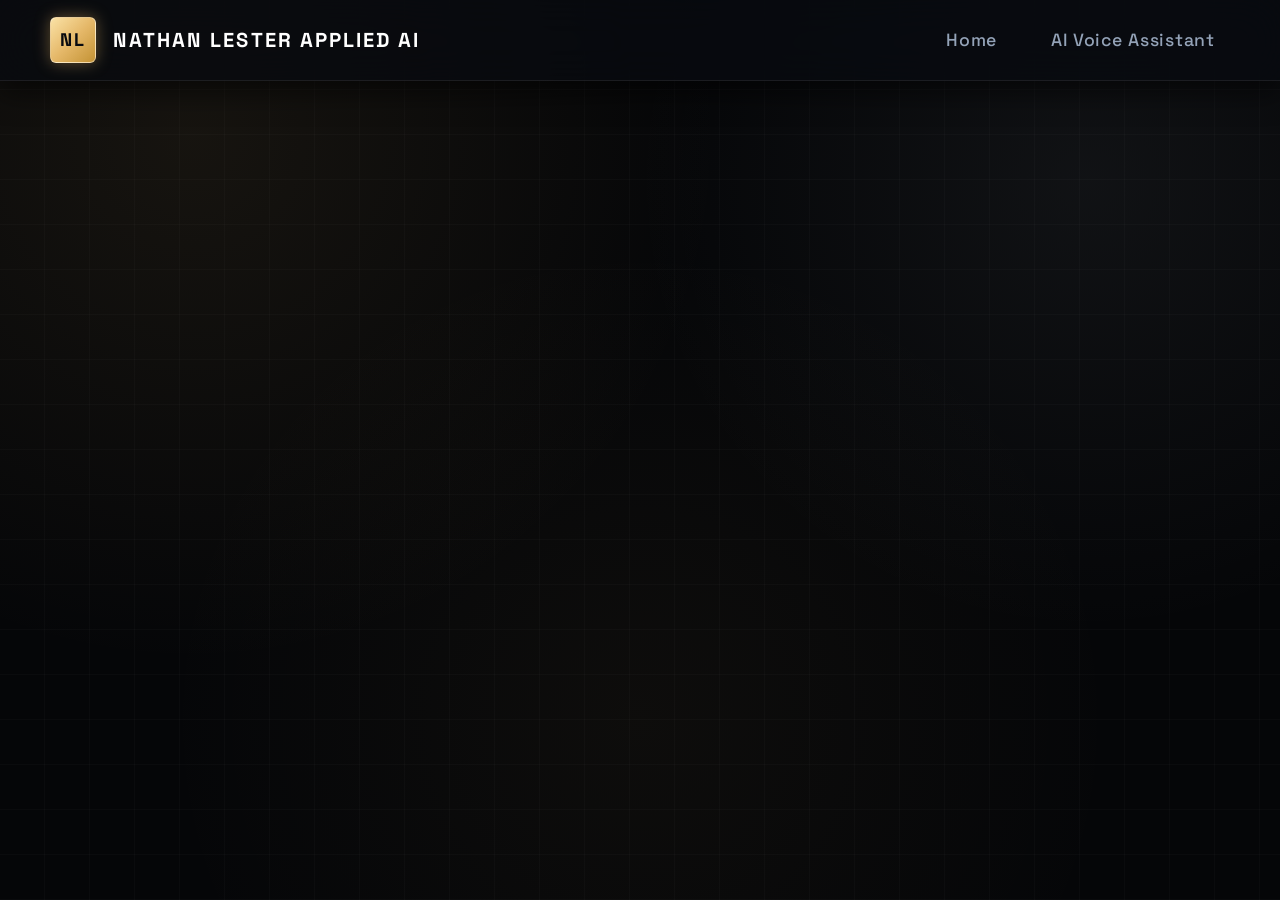
<file: templates/partials/header.html>
<!DOCTYPE html>
<html lang="en">

<head>
  <meta charset="UTF-8" />
  <meta name="viewport" content="width=device-width, initial-scale=1.0" />
  <meta name="description"
    content="Portfolio of Nathan Lester: AI Enablement &amp; Innovation Leader Applying AI. Proven track record from McDonald's and Scooter's Coffee to regulated insurance environments." />
  <title>Nathan Lester | AI Enablement &amp; Innovation Leader Applying AI</title>
  <link rel="canonical" href="https://www.nathanscottlester.com/" />
  <meta property="og:type" content="website" />
  <meta property="og:url" content="https://www.nathanscottlester.com/" />
  <meta property="og:site_name" content="Nathan Lester | AI Enablement &amp; Innovation Leader Applying AI" />
  <meta property="og:title" content="Nathan Lester | AI Enablement &amp; Innovation Leader Applying AI" />
  <meta property="og:description"
    content="Portfolio of Nathan Lester: AI Enablement &amp; Innovation Leader Applying AI. Proven track record from McDonald's and Scooter's Coffee to regulated insurance environments." />
  <meta name="twitter:card" content="summary_large_image" />
  <link rel="stylesheet" href="/static/style.css" />
</head>

<body>
  <header class="site-header">
    <div class="container navbar">
      <a class="brand" href="/">
        <span class="brand-mark">NL</span>
        <div class="brand-title">
          <span class="brand-name">Nathan Lester</span>
          <span class="brand-subtitle">Applied AI</span>
        </div>
      </a>
      <nav class="nav-links" aria-label="Main navigation">
        <a href="/">Home</a>
        <a href="/projects/call-agent">AI Voice Assistant</a>
      </nav>
    </div>
  </header>
</file>
<file: static/style.css>
@import url('https://fonts.googleapis.com/css2?family=Space+Grotesk:wght@300;400;500;600;700&family=JetBrains+Mono:wght@400;500;700&display=swap');

:root {
  /* Core Luxury Technical Palette: Deep Black, Gold, Silver/Platinum, White */
  --bg-deep: #050608;
  --bg-base: #0a0c10;
  --bg-surface: #10141a;
  
  /* Glassmorphic Panel Backgrounds */
  --glass-bg: rgba(14, 18, 26, 0.65);
  --glass-bg-hover: rgba(20, 26, 36, 0.82);
  --glass-panel: rgba(16, 20, 28, 0.75);
  --glass-subtle: rgba(255, 255, 255, 0.03);
  
  /* Precision Technical Borders & Lines */
  --border-subtle: rgba(255, 255, 255, 0.08);
  --border-silver: rgba(210, 220, 235, 0.2);
  --border-gold: rgba(230, 185, 100, 0.38);
  --border-gold-glow: rgba(235, 195, 115, 0.65);
  
  /* Metallic Gradients & Colors */
  --gold-primary: #e5b869;
  --gold-light: #fae2a6;
  --gold-dark: #b88628;
  --gold-gradient: linear-gradient(135deg, #fae2a6 0%, #e5b869 50%, #c49335 100%);
  --gold-text-gradient: linear-gradient(135deg, #ffffff 0%, #fae2a6 30%, #e5b869 70%, #c8983e 100%);
  
  --silver-primary: #cbd5e1;
  --silver-light: #f1f5f9;
  --silver-dark: #64748b;
  --silver-gradient: linear-gradient(135deg, #ffffff 0%, #cbd5e1 50%, #94a3b8 100%);
  
  --text-white: #ffffff;
  --text-main: #e2e8f0;
  --text-muted: #94a3b8;
  --text-dim: #64748b;

  /* Accent glows */
  --gold-glow: 0 0 25px rgba(229, 184, 105, 0.22);
  --silver-glow: 0 0 25px rgba(203, 213, 225, 0.15);
  --panel-shadow: 0 20px 50px rgba(0, 0, 0, 0.75), inset 0 1px 0 rgba(255, 255, 255, 0.12);
  --card-shadow: 0 12px 35px rgba(0, 0, 0, 0.55), inset 0 1px 0 rgba(255, 255, 255, 0.08);
}

* {
  box-sizing: border-box;
}

html {
  font-size: 19.2px; /* 20% increase from 16px standard baseline */
  scroll-behavior: smooth;
}

body {
  margin: 0;
  font-family: 'Space Grotesk', -apple-system, BlinkMacSystemFont, 'Segoe UI', Roboto, sans-serif;
  background-color: var(--bg-deep);
  background-image: 
    radial-gradient(circle at 15% 15%, rgba(229, 184, 105, 0.08) 0%, transparent 40%),
    radial-gradient(circle at 85% 20%, rgba(203, 213, 225, 0.06) 0%, transparent 35%),
    radial-gradient(circle at 50% 80%, rgba(229, 184, 105, 0.04) 0%, transparent 50%),
    linear-gradient(rgba(255, 255, 255, 0.02) 1px, transparent 1px),
    linear-gradient(90deg, rgba(255, 255, 255, 0.02) 1px, transparent 1px);
  background-size: 100% 100%, 100% 100%, 100% 100%, 45px 45px, 45px 45px;
  background-position: 0 0, 0 0, 0 0, -1px -1px, -1px -1px;
  background-attachment: fixed;
  color: var(--text-main);
  font-size: 1.05rem;
  line-height: 1.7;
  -webkit-font-smoothing: antialiased;
  min-height: 100vh;
}

a {
  color: var(--gold-light);
  text-decoration: none;
  transition: all 0.2s cubic-bezier(0.16, 1, 0.3, 1);
}

a:hover {
  color: #fff;
  text-shadow: 0 0 10px rgba(229, 184, 105, 0.6);
}

img {
  max-width: 100%;
  display: block;
}

.container {
  width: min(1180px, calc(100% - 3rem));
  margin: 0 auto;
  position: relative;
  z-index: 1;
}

/* Precision Glass Header */
.site-header {
  position: sticky;
  top: 0;
  z-index: 100;
  backdrop-filter: blur(20px) saturate(180%);
  -webkit-backdrop-filter: blur(20px) saturate(180%);
  background: rgba(8, 10, 15, 0.8);
  border-bottom: 1px solid var(--border-subtle);
  box-shadow: 0 10px 30px rgba(0, 0, 0, 0.6);
}

.navbar {
  display: flex;
  align-items: center;
  justify-content: space-between;
  min-height: 80px;
  gap: 1.5rem;
}

.brand {
  display: inline-flex;
  align-items: center;
  gap: 0.9rem;
  font-weight: 700;
  letter-spacing: 0.1em;
  text-transform: uppercase;
  color: var(--text-white);
}

.brand-mark {
  width: 2.4rem;
  height: 2.4rem;
  display: grid;
  place-items: center;
  background: var(--gold-gradient);
  border: 1px solid rgba(255, 255, 255, 0.4);
  border-radius: 6px;
  color: #080a0f;
  font-weight: 900;
  font-size: 0.95rem;
  box-shadow: 0 0 16px rgba(229, 184, 105, 0.4);
}

.nav-links {
  display: flex;
  align-items: center;
  gap: 1.2rem;
}

.nav-links a {
  color: var(--text-muted);
  font-size: 0.92rem;
  font-weight: 500;
  letter-spacing: 0.04em;
  padding: 0.4rem 0.8rem;
  border-radius: 6px;
  position: relative;
  transition: all 0.25s ease;
}

.nav-links a::after {
  content: '';
  position: absolute;
  bottom: 0;
  left: 50%;
  width: 0;
  height: 2px;
  background: var(--gold-gradient);
  transition: all 0.25s ease;
  transform: translateX(-50%);
  box-shadow: 0 0 8px var(--gold-primary);
}

.nav-links a:hover,
.nav-links a.active {
  color: var(--text-white);
  background: rgba(255, 255, 255, 0.04);
}

.nav-links a.active::after,
.nav-links a:hover::after {
  width: 70%;
}

/* Sharp Technical Buttons */
.btn {
  display: inline-flex;
  align-items: center;
  justify-content: center;
  gap: 0.5rem;
  padding: 0.85rem 1.6rem;
  border-radius: 6px;
  font-weight: 600;
  font-size: 0.88rem;
  letter-spacing: 0.06em;
  text-transform: uppercase;
  transition: all 0.25s cubic-bezier(0.16, 1, 0.3, 1);
  cursor: pointer;
}

.btn-primary {
  background: var(--gold-gradient);
  color: #06070a;
  border: 1px solid rgba(255, 255, 255, 0.4);
  box-shadow: 0 4px 20px rgba(229, 184, 105, 0.35);
  font-weight: 700;
}

.btn-primary:hover {
  transform: translateY(-2px);
  box-shadow: 0 6px 30px rgba(229, 184, 105, 0.6);
  color: #000;
  text-decoration: none;
}

.btn-secondary {
  background: rgba(18, 24, 34, 0.7);
  backdrop-filter: blur(10px);
  -webkit-backdrop-filter: blur(10px);
  border: 1px solid var(--border-silver);
  color: var(--silver-light);
  box-shadow: var(--card-shadow);
}

.btn-secondary:hover {
  background: rgba(28, 36, 50, 0.9);
  border-color: rgba(255, 255, 255, 0.4);
  transform: translateY(-2px);
  box-shadow: 0 6px 25px rgba(0, 0, 0, 0.8), 0 0 15px rgba(203, 213, 225, 0.2);
  color: #fff;
  text-decoration: none;
}

/* HUD Kicker */
.kicker {
  display: inline-flex;
  align-items: center;
  gap: 0.5rem;
  padding: 0.35rem 0.85rem;
  border-radius: 4px;
  background: rgba(229, 184, 105, 0.08);
  border: 1px solid var(--border-gold);
  color: var(--gold-light);
  font-size: 0.75rem;
  letter-spacing: 0.12em;
  text-transform: uppercase;
  font-weight: 700;
  box-shadow: 0 0 15px rgba(229, 184, 105, 0.1);
  margin-bottom: 0.5rem;
}

.kicker::before {
  content: '';
  display: inline-block;
  width: 6px;
  height: 6px;
  border-radius: 50%;
  background: var(--gold-primary);
  box-shadow: 0 0 8px var(--gold-primary);
}

/* Hero Section */
.hero {
  padding: 5rem 0 4rem;
}

.hero-grid {
  display: grid;
  grid-template-columns: 1.25fr 0.85fr;
  gap: 3rem;
  align-items: center;
}

.hero h1 {
  margin: 1.2rem 0;
  font-size: clamp(2.5rem, 5vw, 4.2rem);
  line-height: 1.1;
  letter-spacing: -0.03em;
  font-weight: 800;
  color: #ffffff;
}

.gradient-text {
  background: var(--gold-text-gradient);
  -webkit-background-clip: text;
  background-clip: text;
  color: transparent;
  display: inline-block;
  text-shadow: 0 0 35px rgba(229, 184, 105, 0.2);
}

.hero p {
  margin: 0 0 2rem;
  max-width: 64ch;
  color: var(--text-muted);
  font-size: 1.1rem;
  line-height: 1.7;
}

.hero-actions {
  display: flex;
  flex-wrap: wrap;
  gap: 1.2rem;
  margin-bottom: 2.2rem;
}

.hero-meta {
  display: flex;
  flex-wrap: wrap;
  gap: 1.5rem;
  color: var(--text-dim);
  font-size: 0.86rem;
  letter-spacing: 0.05em;
  text-transform: uppercase;
  border-top: 1px solid var(--border-subtle);
  padding-top: 1.5rem;
}

.hero-meta span {
  display: flex;
  align-items: center;
  gap: 0.4rem;
}

.hero-meta span::before {
  content: '//';
  color: var(--gold-primary);
  font-weight: 700;
}

/* Glassmorphism Profile HUD */
.hero-aside {
  position: relative;
}

.profile-card {
  position: relative;
  z-index: 1;
  background: var(--glass-panel);
  backdrop-filter: blur(20px) saturate(180%);
  -webkit-backdrop-filter: blur(20px) saturate(180%);
  border: 1px solid var(--border-silver);
  border-radius: 14px;
  padding: 1.8rem;
  box-shadow: var(--panel-shadow);
  overflow: hidden;
}

.hud-corner {
  position: absolute;
  width: 8px;
  height: 8px;
  border-color: var(--gold-primary);
  pointer-events: none;
}
.hud-corner.top-left { top: 8px; left: 8px; border-top: 2px solid; border-left: 2px solid; }
.hud-corner.top-right { top: 8px; right: 8px; border-top: 2px solid; border-right: 2px solid; }
.hud-corner.bottom-left { bottom: 8px; left: 8px; border-bottom: 2px solid; border-left: 2px solid; }
.hud-corner.bottom-right { bottom: 8px; right: 8px; border-bottom: 2px solid; border-right: 2px solid; }

.profile-card .avatar-box {
  width: 100%;
  aspect-ratio: 16 / 9;
  min-height: 200px;
  border-radius: 8px;
  background: #080a0f;
  border: 1px solid var(--border-gold);
  position: relative;
  overflow: hidden;
  margin-bottom: 1.4rem;
  box-shadow: inset 0 0 30px rgba(0, 0, 0, 0.8), var(--gold-glow);
  display: flex;
  align-items: center;
  justify-content: center;
}

.profile-card .avatar-box iframe {
  width: 100%;
  height: 100%;
  border: 0;
  display: block;
}

.profile-card .avatar-graphic {
  width: 100%;
  height: 100%;
  display: flex;
  flex-direction: column;
  align-items: center;
  justify-content: center;
  background: 
    radial-gradient(circle at 50% 50%, rgba(229, 184, 105, 0.12) 0%, transparent 65%),
    linear-gradient(rgba(255, 255, 255, 0.03) 1px, transparent 1px),
    linear-gradient(90deg, rgba(255, 255, 255, 0.03) 1px, transparent 1px);
  background-size: 100% 100%, 20px 20px, 20px 20px;
  color: var(--gold-light);
  font-size: 3rem;
  font-weight: 900;
  letter-spacing: 0.1em;
}

.profile-card .status-indicator {
  position: absolute;
  top: 10px;
  right: 10px;
  background: rgba(8, 12, 18, 0.85);
  border: 1px solid var(--border-gold);
  padding: 0.3rem 0.65rem;
  border-radius: 4px;
  font-size: 0.72rem;
  color: var(--gold-light);
  display: flex;
  align-items: center;
  gap: 0.4rem;
  letter-spacing: 0.06em;
  backdrop-filter: blur(8px);
}

.pulse-dot {
  width: 6px;
  height: 6px;
  border-radius: 50%;
  background: #34d399;
  box-shadow: 0 0 8px #34d399;
  animation: pulse 2s infinite;
}

@keyframes pulse {
  0% { transform: scale(0.95); opacity: 0.8; }
  50% { transform: scale(1.3); opacity: 1; }
  100% { transform: scale(0.95); opacity: 0.8; }
}

.profile-card h3 {
  margin: 0;
  font-size: 1.35rem;
  color: #fff;
  font-weight: 700;
}

.profile-card .profile-role {
  color: var(--gold-primary);
  font-size: 0.85rem;
  font-weight: 600;
  letter-spacing: 0.08em;
  text-transform: uppercase;
  margin: 0.3rem 0 0.8rem;
}

.profile-card p {
  color: var(--text-muted);
  margin: 0;
  font-size: 0.94rem;
  line-height: 1.6;
}

/* Sections */
section,
section[id],
.section {
  padding: 4.5rem 0;
  scroll-margin-top: 100px;
}

.section-header {
  display: flex;
  align-items: flex-end;
  justify-content: space-between;
  gap: 1.5rem;
  flex-wrap: wrap;
  margin-bottom: 2.5rem;
  border-bottom: 1px solid var(--border-subtle);
  padding-bottom: 1.2rem;
}

.section-header h2 {
  margin: 0;
  font-size: clamp(2rem, 3.2vw, 2.6rem);
  letter-spacing: -0.04em;
  color: #fff;
  font-weight: 800;
}

.section-header p {
  margin: 0;
  color: var(--text-muted);
  max-width: 54ch;
  font-size: 1.02rem;
}

/* Glassmorphic Stats Grid */
.stats-grid {
  display: grid;
  grid-template-columns: repeat(3, minmax(0, 1fr));
  gap: 1.5rem;
}

.stat-card {
  background: var(--glass-bg);
  backdrop-filter: blur(16px);
  -webkit-backdrop-filter: blur(16px);
  border: 1px solid var(--border-silver);
  border-radius: 10px;
  padding: 2rem 1.6rem;
  box-shadow: var(--card-shadow);
  position: relative;
  overflow: hidden;
  transition: all 0.3s cubic-bezier(0.16, 1, 0.3, 1);
}

.stat-card::before {
  content: '';
  position: absolute;
  top: 0;
  left: 0;
  width: 100%;
  height: 2px;
  background: linear-gradient(90deg, transparent, var(--gold-primary), transparent);
  opacity: 0.6;
}

.stat-card:hover {
  transform: translateY(-4px);
  border-color: var(--border-gold);
  box-shadow: 0 18px 40px rgba(0, 0, 0, 0.8), var(--gold-glow);
}

.stat-card strong {
  display: block;
  font-size: clamp(2.2rem, 3.2vw, 3rem);
  line-height: 1;
  margin-bottom: 0.6rem;
  background: var(--gold-text-gradient);
  -webkit-background-clip: text;
  background-clip: text;
  color: transparent;
  font-weight: 800;
  letter-spacing: -0.03em;
}

.stat-card span {
  color: var(--silver-light);
  font-size: 0.95rem;
  font-weight: 500;
}

/* Glassmorphic Project & Cert Grids */
.project-grid,
.cert-grid {
  display: grid;
  grid-template-columns: repeat(3, minmax(0, 1fr));
  gap: 1.5rem;
}

.project-card,
.cert-card {
  background: var(--glass-bg);
  backdrop-filter: blur(16px);
  -webkit-backdrop-filter: blur(16px);
  border: 1px solid var(--border-subtle);
  border-radius: 12px;
  padding: 1.8rem;
  box-shadow: var(--card-shadow);
  position: relative;
  display: flex;
  flex-direction: column;
  justify-content: space-between;
  gap: 1.2rem;
  transition: all 0.3s cubic-bezier(0.16, 1, 0.3, 1);
}

.project-card:hover,
.cert-card:hover {
  transform: translateY(-5px);
  background: var(--glass-bg-hover);
  border-color: var(--border-gold);
  box-shadow: 0 20px 45px rgba(0, 0, 0, 0.7), var(--gold-glow);
}

.project-card .tag,
.cert-card .tag {
  display: inline-flex;
  align-items: center;
  gap: 0.4rem;
  padding: 0.3rem 0.75rem;
  border-radius: 4px;
  font-size: 0.74rem;
  background: rgba(229, 184, 105, 0.08);
  border: 1px solid var(--border-gold);
  color: var(--gold-light);
  font-weight: 600;
  letter-spacing: 0.08em;
  text-transform: uppercase;
  margin: 0 0 0.8rem;
}

.project-card h3,
.cert-card h3 {
  margin: 0 0 0.6rem;
  font-size: 1.28rem;
  color: #fff;
  font-weight: 700;
  line-height: 1.35;
}

.project-card p,
.cert-card p {
  color: var(--text-muted);
  margin: 0;
  font-size: 0.94rem;
  line-height: 1.6;
}

.project-card ul {
  list-style: none;
  display: flex;
  flex-wrap: wrap;
  gap: 0.45rem;
  padding: 0;
  margin: 1.2rem 0 0;
}

.project-card li {
  display: inline-flex;
  padding: 0.28rem 0.65rem;
  border-radius: 4px;
  background: rgba(255, 255, 255, 0.03);
  border: 1px solid rgba(255, 255, 255, 0.1);
  color: var(--silver-light);
  font-size: 0.76rem;
  font-weight: 500;
}

.card-action {
  margin-top: 1.2rem;
  display: flex;
  align-items: center;
  gap: 0.4rem;
  color: var(--gold-light);
  font-weight: 600;
  font-size: 0.88rem;
  letter-spacing: 0.04em;
  text-transform: uppercase;
}

/* Subpages */
.page-hero {
  padding: 4.5rem 0 2.5rem;
  border-bottom: 1px solid var(--border-subtle);
  margin-bottom: 2rem;
}

.page-hero h1 {
  font-size: clamp(2.3rem, 4.5vw, 3.5rem);
  margin: 0.8rem 0 1rem;
  font-weight: 800;
  letter-spacing: -0.03em;
  color: #fff;
}

.page-hero p {
  color: var(--text-muted);
  max-width: 68ch;
  font-size: 1.1rem;
  line-height: 1.7;
  margin: 0;
}

/* Detail & Article Shell */
.detail-shell {
  display: grid;
  grid-template-columns: 1.4fr 0.6fr;
  gap: 2.5rem;
}

.article-panel,
.sidebar-panel {
  background: var(--glass-bg);
  backdrop-filter: blur(16px);
  -webkit-backdrop-filter: blur(16px);
  border: 1px solid var(--border-subtle);
  border-radius: 12px;
  padding: 2.2rem;
  box-shadow: var(--panel-shadow);
}

.article-panel h2 {
  font-size: 1.45rem;
  color: var(--gold-light);
  letter-spacing: -0.02em;
  margin: 2rem 0 0.8rem;
  border-left: 3px solid var(--gold-primary);
  padding-left: 0.8rem;
}

.article-panel h2:first-of-type {
  margin-top: 0;
}

.article-panel p {
  color: var(--text-main);
  font-size: 1.02rem;
  line-height: 1.75;
  margin: 0 0 1.2rem;
}

.article-panel ul {
  list-style: none;
  display: flex;
  flex-wrap: wrap;
  gap: 0.6rem;
  padding: 0;
  margin: 1rem 0 2rem;
}

.article-panel li {
  padding: 0.4rem 0.85rem;
  border-radius: 4px;
  background: rgba(229, 184, 105, 0.06);
  border: 1px solid var(--border-gold);
  color: var(--gold-light);
  font-size: 0.86rem;
  font-weight: 600;
}

.sidebar-panel h3 {
  font-size: 1.15rem;
  color: #fff;
  letter-spacing: 0.04em;
  text-transform: uppercase;
  margin: 0 0 1rem;
  border-bottom: 1px solid var(--border-subtle);
  padding-bottom: 0.6rem;
}

.sidebar-panel p {
  color: var(--text-muted);
  font-size: 0.94rem;
  line-height: 1.65;
  margin-bottom: 2rem;
}

.sidebar-list {
  list-style: none;
  padding: 0;
  margin: 0;
}

.sidebar-list li {
  margin-bottom: 0.9rem;
  padding-bottom: 0.9rem;
  border-bottom: 1px solid rgba(255, 255, 255, 0.04);
}

.sidebar-list li:last-child {
  border-bottom: none;
}

.sidebar-list a {
  color: var(--silver-light);
  font-weight: 500;
  font-size: 0.95rem;
  display: inline-block;
  transition: all 0.2s;
}

.sidebar-list a:hover {
  color: var(--gold-light);
  transform: translateX(4px);
}

/* Footer */
.footer {
  margin-top: 6rem;
  border-top: 1px solid var(--border-subtle);
  background: rgba(6, 8, 12, 0.95);
  padding: 3rem 0;
  position: relative;
  z-index: 10;
}

.footer-inner {
  display: flex;
  align-items: center;
  justify-content: space-between;
  flex-wrap: wrap;
  gap: 1.5rem;
  color: var(--text-dim);
  font-size: 0.92rem;
}

.footer-inner strong {
  color: var(--silver-light);
  font-weight: 600;
}

/* Responsive */
@media (max-width: 980px) {
  .hero-grid {
    grid-template-columns: 1fr;
  }
  .stats-grid,
  .project-grid,
  .cert-grid {
    grid-template-columns: 1fr;
  }
  .detail-shell {
    grid-template-columns: 1fr;
  }
  .hero {
    padding: 3.5rem 0 2.5rem;
  }
}

@media (max-width: 640px) {
  .navbar {
    min-height: 64px;
    gap: 0.6rem;
  }
  .brand {
    gap: 0.5rem;
    font-size: 0.82rem;
  }
  .brand-mark {
    width: 1.9rem;
    height: 1.9rem;
    font-size: 0.78rem;
  }
  .brand-subtitle {
    display: none;
  }
  .nav-links {
    gap: 0.25rem;
  }
  .nav-links a {
    font-size: 0.75rem;
    padding: 0.25rem 0.45rem;
  }
  .quote-banner {
    padding: 1.5rem 1.2rem;
  }
  .quote-banner blockquote {
    font-size: 1.1rem;
  }
}

/* Featured Project Card Highlight */
.project-card.featured-project {
  background: linear-gradient(145deg, rgba(229, 184, 105, 0.1) 0%, rgba(16, 20, 28, 0.88) 100%);
  border: 1px solid var(--border-gold-glow);
  box-shadow: 0 16px 40px rgba(0, 0, 0, 0.65), 0 0 30px rgba(229, 184, 105, 0.16);
}

.project-card.featured-project:hover {
  border-color: var(--gold-light);
  box-shadow: 0 24px 50px rgba(0, 0, 0, 0.75), 0 0 40px rgba(229, 184, 105, 0.3);
}

.project-card.featured-project .tag {
  background: rgba(229, 184, 105, 0.16);
  border-color: var(--gold-primary);
  color: var(--gold-light);
  box-shadow: 0 0 12px rgba(229, 184, 105, 0.25);
}

/* Custom Case Study Visual Enhancements */
.architecture-diagram {
  background: rgba(10, 12, 16, 0.85);
  border: 1px solid var(--border-gold);
  border-radius: 8px;
  padding: 1.5rem;
  margin: 1.5rem 0;
  font-family: 'JetBrains Mono', monospace;
  font-size: 0.82rem;
  line-height: 1.5;
  overflow-x: auto;
  color: var(--text-main);
  box-shadow: inset 0 1px 0 rgba(255, 255, 255, 0.06), 0 10px 30px rgba(0, 0, 0, 0.6);
}

.metric-badge-grid {
  display: grid;
  grid-template-columns: repeat(auto-fit, minmax(200px, 1fr));
  gap: 1rem;
  margin: 1.5rem 0;
}

.metric-badge-card {
  background: rgba(16, 20, 28, 0.7);
  border: 1px solid var(--border-subtle);
  border-left: 3px solid var(--gold-primary);
  padding: 1rem 1.2rem;
  border-radius: 6px;
}

.metric-badge-card .num {
  font-family: 'Space Grotesk', sans-serif;
  font-size: 1.7rem;
  font-weight: 700;
  color: var(--gold-light);
  line-height: 1.2;
}

.metric-badge-card .label {
  font-size: 0.85rem;
  color: var(--text-muted);
  text-transform: uppercase;
  letter-spacing: 0.05em;
  margin-top: 0.25rem;
}

.flow-step {
  position: relative;
  padding-left: 1.8rem;
  margin-bottom: 1.25rem;
}

.flow-step::before {
  content: "◆";
  position: absolute;
  left: 0;
  top: 0;
  color: var(--gold-primary);
  font-size: 0.9rem;
}

.flow-step strong {
  color: var(--text-white);
  font-family: 'JetBrains Mono', monospace;
}

.callout-box {
  background: rgba(229, 184, 105, 0.06);
  border: 1px solid var(--border-gold);
  border-radius: 8px;
  padding: 1.25rem 1.5rem;
  margin: 1.5rem 0;
}

.callout-box h4 {
  margin: 0 0 0.5rem;
  color: var(--gold-light);
  font-size: 1.05rem;
}

.tag-cloud {
  display: flex;
  flex-wrap: wrap;
  gap: 0.5rem;
  margin: 1rem 0;
}

.tag-chip {
  background: rgba(255, 255, 255, 0.05);
  border: 1px solid var(--border-subtle);
  padding: 0.25rem 0.65rem;
  border-radius: 4px;
  font-size: 0.8rem;
  font-family: 'JetBrains Mono', monospace;
  color: var(--silver-light);
}

/* ==========================================================================
   Executive Portfolio Overhaul: Components & Narrative Flow
   ========================================================================== */

/* Proof & Status Chips (Hero) */
.proof-chips {
  display: flex;
  flex-wrap: wrap;
  gap: 0.65rem;
  margin: 1.5rem 0 1.8rem;
}

.proof-chip {
  display: inline-flex;
  align-items: center;
  gap: 0.5rem;
  padding: 0.4rem 0.85rem;
  background: rgba(16, 22, 32, 0.75);
  border: 1px solid var(--border-silver);
  border-radius: 999px;
  font-size: 0.8rem;
  color: var(--text-main);
  backdrop-filter: blur(8px);
  box-shadow: 0 4px 15px rgba(0, 0, 0, 0.35);
  transition: all 0.2s ease;
}

.proof-chip:hover {
  border-color: var(--gold-primary);
  color: #fff;
  transform: translateY(-1px);
}

.proof-chip.highlight {
  border-color: var(--border-gold);
  background: rgba(229, 184, 105, 0.08);
  color: var(--gold-light);
}

.chip-dot {
  width: 6px;
  height: 6px;
  border-radius: 50%;
  background: var(--gold-primary);
  box-shadow: 0 0 8px var(--gold-primary);
}

.chip-dot.green {
  background: #10b981;
  box-shadow: 0 0 8px #10b981;
}

/* Quote Banner */
.quote-banner {
  background: linear-gradient(135deg, rgba(229, 184, 105, 0.08) 0%, rgba(16, 20, 28, 0.9) 100%);
  border: 1px solid var(--border-gold);
  border-radius: 12px;
  padding: 2.2rem 2.5rem;
  margin-bottom: 2.5rem;
  position: relative;
  overflow: hidden;
  box-shadow: 0 12px 35px rgba(0, 0, 0, 0.5);
}

.quote-banner::before {
  content: '"';
  position: absolute;
  top: -20px;
  left: 20px;
  font-size: 8rem;
  font-family: serif;
  color: rgba(229, 184, 105, 0.07);
  pointer-events: none;
  line-height: 1;
}

.quote-banner blockquote {
  margin: 0;
  font-size: 1.35rem;
  font-weight: 600;
  color: #ffffff;
  line-height: 1.5;
  letter-spacing: -0.01em;
}

.quote-banner .quote-author {
  margin-top: 0.8rem;
  display: block;
  font-size: 0.88rem;
  color: var(--gold-light);
  font-weight: 500;
  text-transform: uppercase;
  letter-spacing: 0.08em;
}

/* Differentiator 3-Pillar Grid */
.differentiator-grid {
  display: grid;
  grid-template-columns: repeat(3, minmax(0, 1fr));
  gap: 1.8rem;
  margin-top: 1rem;
}

.differentiator-card {
  background: var(--glass-bg);
  backdrop-filter: blur(16px);
  -webkit-backdrop-filter: blur(16px);
  border: 1px solid var(--border-silver);
  border-radius: 12px;
  padding: 2.2rem 1.8rem;
  display: flex;
  flex-direction: column;
  justify-content: space-between;
  position: relative;
  box-shadow: var(--card-shadow);
  transition: all 0.3s cubic-bezier(0.16, 1, 0.3, 1);
}

.differentiator-card:hover {
  transform: translateY(-5px);
  border-color: var(--border-gold);
  box-shadow: 0 20px 45px rgba(0, 0, 0, 0.7), var(--gold-glow);
}

.pillar-num {
  font-family: 'JetBrains Mono', monospace;
  font-size: 0.8rem;
  color: var(--gold-primary);
  letter-spacing: 0.12em;
  text-transform: uppercase;
  font-weight: 700;
  margin-bottom: 0.6rem;
  display: block;
}

.differentiator-card h3 {
  font-size: 1.35rem;
  color: #ffffff;
  margin: 0 0 1rem;
  font-weight: 700;
  line-height: 1.3;
}

.pillar-philosophy {
  font-size: 0.98rem;
  color: var(--silver-light);
  line-height: 1.65;
  margin-bottom: 1.4rem;
}

.contrast-block {
  background: rgba(8, 11, 16, 0.85);
  border: 1px solid var(--border-subtle);
  border-radius: 8px;
  padding: 1.1rem;
  margin-top: 1.2rem;
  font-size: 0.88rem;
  line-height: 1.6;
}

.contrast-block .label-bad {
  display: block;
  font-size: 0.72rem;
  font-family: 'JetBrains Mono', monospace;
  text-transform: uppercase;
  letter-spacing: 0.08em;
  color: #f87171;
  margin-bottom: 0.3rem;
  font-weight: 700;
}

.contrast-block .label-good {
  display: block;
  font-size: 0.72rem;
  font-family: 'JetBrains Mono', monospace;
  text-transform: uppercase;
  letter-spacing: 0.08em;
  color: #34d399;
  margin: 0.8rem 0 0.3rem;
  font-weight: 700;
}

.contrast-block p {
  margin: 0;
  color: var(--text-muted);
}

.contrast-block p.highlight-solution {
  color: var(--text-main);
  font-weight: 500;
}

/* Featured Case Studies Cards (Overhaul) */
.case-study-card {
  background: var(--glass-bg);
  backdrop-filter: blur(18px);
  -webkit-backdrop-filter: blur(18px);
  border: 1px solid var(--border-silver);
  border-radius: 14px;
  padding: 2.5rem;
  margin-bottom: 2.5rem;
  box-shadow: var(--panel-shadow);
  transition: all 0.3s ease;
  position: relative;
  overflow: hidden;
}

.case-study-card:hover {
  border-color: var(--border-gold-glow);
  box-shadow: 0 25px 60px rgba(0, 0, 0, 0.8), var(--gold-glow);
}

.case-study-header {
  display: flex;
  justify-content: space-between;
  align-items: flex-start;
  flex-wrap: wrap;
  gap: 1rem;
  margin-bottom: 1.2rem;
}

.case-study-header .category-badge {
  display: inline-flex;
  align-items: center;
  gap: 0.45rem;
  padding: 0.3rem 0.75rem;
  border-radius: 4px;
  background: rgba(229, 184, 105, 0.12);
  border: 1px solid var(--border-gold);
  color: var(--gold-light);
  font-size: 0.76rem;
  font-weight: 700;
  text-transform: uppercase;
  letter-spacing: 0.08em;
}

.case-study-card h3 {
  font-size: clamp(1.6rem, 2.5vw, 2.1rem);
  color: #ffffff;
  margin: 0.4rem 0 1rem;
  font-weight: 800;
  letter-spacing: -0.02em;
}

.case-story-grid {
  display: grid;
  grid-template-columns: 1.15fr 0.85fr;
  gap: 2.2rem;
  margin: 1.5rem 0 2rem;
}

.story-narrative h4,
.architecture-box h4 {
  font-size: 0.88rem;
  font-family: 'JetBrains Mono', monospace;
  text-transform: uppercase;
  letter-spacing: 0.1em;
  color: var(--gold-light);
  margin: 0 0 0.6rem;
  display: flex;
  align-items: center;
  gap: 0.5rem;
}

.story-narrative p {
  color: var(--text-main);
  font-size: 1.02rem;
  line-height: 1.7;
  margin-bottom: 1rem;
}

.story-narrative .real-obstacle {
  background: rgba(14, 18, 26, 0.7);
  border-left: 3px solid var(--gold-primary);
  padding: 0.9rem 1.2rem;
  border-radius: 0 6px 6px 0;
  margin: 1.2rem 0;
  font-size: 0.95rem;
  color: var(--silver-light);
}

/* Interactive Architecture Pipeline Visual */
.arch-pipeline {
  background: rgba(7, 10, 15, 0.92);
  border: 1px solid var(--border-gold);
  border-radius: 8px;
  padding: 1.4rem;
  box-shadow: inset 0 0 20px rgba(0, 0, 0, 0.8);
}

.arch-flow-diagram {
  display: flex;
  flex-direction: column;
  gap: 0.8rem;
}

.arch-node {
  display: flex;
  align-items: center;
  justify-content: space-between;
  background: rgba(18, 24, 35, 0.8);
  border: 1px solid var(--border-silver);
  border-radius: 6px;
  padding: 0.75rem 1rem;
  font-size: 0.86rem;
  transition: all 0.2s ease;
}

.arch-node:hover {
  border-color: var(--gold-primary);
  background: rgba(26, 34, 48, 0.95);
}

.arch-node .node-title {
  font-weight: 700;
  color: #fff;
}

.arch-node .node-tech {
  font-family: 'JetBrains Mono', monospace;
  font-size: 0.75rem;
  color: var(--gold-light);
  background: rgba(229, 184, 105, 0.1);
  padding: 0.15rem 0.5rem;
  border-radius: 4px;
}

.arch-connector {
  text-align: center;
  color: var(--gold-primary);
  font-size: 0.9rem;
  line-height: 1;
  font-family: monospace;
}

.business-impact-strip {
  display: grid;
  grid-template-columns: repeat(auto-fit, minmax(200px, 1fr));
  gap: 1.2rem;
  background: rgba(10, 14, 20, 0.8);
  border: 1px solid var(--border-subtle);
  border-radius: 8px;
  padding: 1.2rem 1.5rem;
  margin-top: 1.5rem;
}

.impact-item strong {
  display: block;
  font-size: 1.4rem;
  color: var(--gold-light);
  font-family: 'Space Grotesk', sans-serif;
  font-weight: 700;
  line-height: 1.2;
}

.impact-item span {
  font-size: 0.84rem;
  color: var(--text-muted);
  text-transform: uppercase;
  letter-spacing: 0.05em;
}

.case-study-footer {
  display: flex;
  justify-content: space-between;
  align-items: center;
  flex-wrap: wrap;
  gap: 1.2rem;
  margin-top: 1.8rem;
  padding-top: 1.4rem;
  border-top: 1px solid var(--border-subtle);
}

/* Technical Competency Matrix */
.competency-matrix {
  display: grid;
  grid-template-columns: repeat(3, minmax(0, 1fr));
  gap: 1.8rem;
}

.competency-card {
  background: var(--glass-bg);
  backdrop-filter: blur(16px);
  -webkit-backdrop-filter: blur(16px);
  border: 1px solid var(--border-silver);
  border-radius: 12px;
  padding: 2rem 1.6rem;
  box-shadow: var(--card-shadow);
  transition: all 0.3s ease;
  display: flex;
  flex-direction: column;
}

.competency-card:hover {
  transform: translateY(-4px);
  border-color: var(--border-gold);
  box-shadow: 0 16px 35px rgba(0, 0, 0, 0.7), var(--gold-glow);
}

.competency-card h3 {
  font-size: 1.22rem;
  color: #fff;
  margin: 0 0 0.6rem;
  font-weight: 700;
  display: flex;
  align-items: center;
  gap: 0.5rem;
}

.competency-card p {
  color: var(--text-muted);
  font-size: 0.92rem;
  line-height: 1.6;
  margin-bottom: 1.4rem;
  flex-grow: 1;
}

.competency-pills {
  display: flex;
  flex-wrap: wrap;
  gap: 0.5rem;
}

.competency-pill {
  display: inline-flex;
  align-items: center;
  gap: 0.35rem;
  padding: 0.35rem 0.7rem;
  background: rgba(255, 255, 255, 0.04);
  border: 1px solid rgba(255, 255, 255, 0.1);
  border-radius: 6px;
  color: var(--silver-light);
  font-size: 0.8rem;
  font-family: 'JetBrains Mono', monospace;
  transition: all 0.2s ease;
}

.competency-pill:hover {
  background: rgba(229, 184, 105, 0.12);
  border-color: var(--border-gold);
  color: #fff;
}

/* Midwest Commitment Banner & Social Proof */
.midwest-banner {
  background: linear-gradient(145deg, rgba(229, 184, 105, 0.12) 0%, rgba(16, 20, 28, 0.95) 60%, rgba(8, 10, 15, 0.98) 100%);
  border: 1px solid var(--border-gold-glow);
  border-radius: 16px;
  padding: 3.5rem 3rem;
  box-shadow: 0 25px 60px rgba(0, 0, 0, 0.8), 0 0 45px rgba(229, 184, 105, 0.18);
  position: relative;
  overflow: hidden;
}

.midwest-badge {
  display: inline-flex;
  align-items: center;
  gap: 0.5rem;
  background: rgba(229, 184, 105, 0.15);
  border: 1px solid var(--border-gold);
  color: var(--gold-light);
  font-size: 0.8rem;
  font-weight: 700;
  letter-spacing: 0.1em;
  text-transform: uppercase;
  padding: 0.4rem 0.9rem;
  border-radius: 999px;
  margin-bottom: 1.2rem;
}

.midwest-banner h2 {
  font-size: clamp(2rem, 3.5vw, 2.8rem);
  color: #ffffff;
  margin: 0 0 1.2rem;
  font-weight: 800;
  letter-spacing: -0.03em;
  line-height: 1.2;
}

.midwest-banner p {
  font-size: 1.1rem;
  color: var(--text-main);
  max-width: 68ch;
  line-height: 1.75;
  margin-bottom: 2rem;
}

.contact-action-bar {
  display: flex;
  align-items: center;
  flex-wrap: wrap;
  gap: 1.2rem;
}

/* Interactive Quick-Copy Email Button */
.copy-btn {
  position: relative;
  cursor: pointer;
  border: 1px solid var(--border-gold);
  background: rgba(229, 184, 105, 0.12);
  color: var(--gold-light);
  padding: 0.85rem 1.6rem;
  border-radius: 6px;
  font-weight: 600;
  font-size: 0.9rem;
  letter-spacing: 0.04em;
  display: inline-flex;
  align-items: center;
  gap: 0.6rem;
  transition: all 0.25s ease;
}

.copy-btn:hover {
  background: var(--gold-gradient);
  color: #050608;
  box-shadow: 0 4px 20px rgba(229, 184, 105, 0.4);
}

.copy-toast {
  position: absolute;
  bottom: -32px;
  left: 50%;
  transform: translateX(-50%);
  background: #10b981;
  color: #050608;
  font-size: 0.72rem;
  font-weight: 700;
  padding: 0.2rem 0.6rem;
  border-radius: 4px;
  opacity: 0;
  pointer-events: none;
  transition: opacity 0.25s ease, transform 0.25s ease;
  white-space: nowrap;
}

.copy-toast.visible {
  opacity: 1;
  transform: translateX(-50%) translateY(-4px);
}

/* Responsive Rules for New Sections */
@media (max-width: 980px) {
  .differentiator-grid,
  .competency-matrix {
    grid-template-columns: 1fr;
  }
  .case-story-grid {
    grid-template-columns: 1fr;
  }
  .case-study-card {
    padding: 1.8rem;
  }
  .midwest-banner {
    padding: 2.2rem 1.6rem;
  }
}

/* =================================================================
   CALL-AGENT / NOVA VOICE AI
   ================================================================= */

/* Phone copy button variant */
.copy-btn.phone-btn {
  border-color: rgba(16, 185, 129, 0.45);
  background: rgba(16, 185, 129, 0.1);
  color: #a7f3d0;
}

.copy-btn.phone-btn:hover {
  background: linear-gradient(135deg, #6ee7b7 0%, #10b981 100%);
  color: #050608;
  box-shadow: 0 4px 20px rgba(16, 185, 129, 0.4);
}

.footer-inner a[href^="tel:"] {
  white-space: nowrap;
}

/* Native <dialog> voice modal */
.voice-modal {
  width: min(520px, calc(100% - 2rem));
  max-height: calc(100dvh - 2rem);
  padding: 2.5rem 2rem 2rem;
  border: 1px solid var(--border-gold);
  border-radius: 16px;
  background: linear-gradient(160deg, rgba(229, 184, 105, 0.08) 0%, var(--bg-surface) 45%, var(--bg-base) 100%);
  color: var(--text-main);
  text-align: center;
  box-shadow: 0 25px 60px rgba(0, 0, 0, 0.8), 0 0 40px rgba(229, 184, 105, 0.15);
}

.voice-modal:modal {
  overscroll-behavior: contain;
}

.voice-modal::backdrop {
  background: rgba(5, 6, 8, 0.82);
  backdrop-filter: blur(8px);
  -webkit-backdrop-filter: blur(8px);
  overflow: hidden;
  overscroll-behavior: contain;
}

.voice-modal[open] {
  animation: voiceModalIn 0.35s cubic-bezier(0.16, 1, 0.3, 1);
}

@keyframes voiceModalIn {
  from { opacity: 0; transform: translateY(12px) scale(0.98); }
  to { opacity: 1; transform: none; }
}

.voice-modal-close-form {
  margin: 0;
}

.voice-modal-close {
  position: absolute;
  top: 0.75rem;
  right: 0.9rem;
  width: 2.2rem;
  height: 2.2rem;
  display: grid;
  place-items: center;
  border: 1px solid transparent;
  border-radius: 6px;
  background: transparent;
  color: var(--text-muted);
  font-size: 1.6rem;
  line-height: 1;
  cursor: pointer;
  transition: all 0.2s ease;
}

.voice-modal-close:hover,
.voice-modal-close:focus-visible {
  color: var(--text-white);
  border-color: var(--border-silver);
  background: rgba(255, 255, 255, 0.05);
}

.voice-modal h2 {
  margin: 0.9rem 0 0.3rem;
  font-size: 1.7rem;
  color: var(--text-white);
  letter-spacing: -0.02em;
}

.voice-subtitle {
  margin: 0;
  color: var(--text-muted);
  font-size: 0.92rem;
  display: flex;
  flex-direction: column;
  align-items: center;
  gap: 0.22rem;
  line-height: 1.35;
}

.voice-subtitle-line {
  display: block;
  color: var(--gold-light);
  font-family: 'JetBrains Mono', monospace;
  font-size: 0.78rem;
  letter-spacing: 0.04em;
}

.voice-visualizer-container {
  margin: 2rem 0 1.6rem;
  display: flex;
  flex-direction: column;
  align-items: center;
  gap: 1rem;
}

.voice-orb {
  position: relative;
  width: 104px;
  height: 104px;
  border-radius: 50%;
  display: grid;
  place-items: center;
  font-size: 2.2rem;
  background: radial-gradient(circle at 35% 30%, #fae2a6 0%, #e5b869 45%, #8a6420 100%);
  box-shadow: 0 0 30px rgba(229, 184, 105, 0.35), inset 0 2px 6px rgba(255, 255, 255, 0.35);
  transition: background 0.4s ease, box-shadow 0.4s ease;
}

.voice-orb-pulse {
  position: absolute;
  inset: -10px;
  border-radius: 50%;
  border: 2px solid rgba(229, 184, 105, 0.45);
  animation: orbRing 2.6s ease-out infinite;
  pointer-events: none;
}

.voice-orb.connecting {
  animation: orbPulse 1s infinite ease-in-out;
}

.voice-orb.active {
  background: radial-gradient(circle at 35% 30%, #a7f3d0 0%, #10b981 50%, #047857 100%);
  box-shadow: 0 0 40px rgba(16, 185, 129, 0.55);
  animation: orbPulse 1.8s infinite ease-in-out;
}

.voice-orb.active .voice-orb-pulse {
  border-color: rgba(16, 185, 129, 0.6);
  animation-duration: 1.4s;
}

@keyframes orbPulse {
  0%, 100% { transform: scale(1); }
  50% { transform: scale(1.07); }
}

@keyframes orbRing {
  0% { transform: scale(0.9); opacity: 0.9; }
  100% { transform: scale(1.35); opacity: 0; }
}

.voice-status-text {
  min-height: 3em;
  font-family: 'JetBrains Mono', monospace;
  font-size: 0.86rem;
  color: var(--silver-primary);
}

.voice-latency-badge {
  display: inline-flex;
  align-items: center;
  gap: 0.5rem;
  padding: 0.3rem 0.75rem;
  border-radius: 999px;
  border: 1px solid var(--border-subtle);
  background: rgba(255, 255, 255, 0.03);
  font-family: 'JetBrains Mono', monospace;
  font-size: 0.72rem;
  color: var(--gold-light);
}

.voice-modal-actions {
  display: flex;
  justify-content: center;
}

.btn-danger {
  background: linear-gradient(135deg, #f87171 0%, #dc2626 100%);
  color: #fff;
  border: 1px solid rgba(255, 255, 255, 0.25);
  box-shadow: 0 4px 20px rgba(220, 38, 38, 0.35);
}

.btn-danger:hover {
  transform: translateY(-2px);
  box-shadow: 0 6px 28px rgba(220, 38, 38, 0.55);
}

.btn[hidden] {
  display: none;
}

.btn[disabled] {
  opacity: 0.6;
  cursor: progress;
  transform: none;
}

.voice-modal-fallback {
  margin-top: 1.8rem;
  padding-top: 1.2rem;
  border-top: 1px solid var(--border-subtle);
  display: flex;
  flex-direction: column;
  gap: 0.35rem;
  font-size: 0.84rem;
  color: var(--text-muted);
}

.phone-link {
  font-family: 'JetBrains Mono', monospace;
  font-weight: 700;
  color: var(--gold-light);
}

.fallback-note {
  font-size: 0.76rem;
  color: var(--text-dim);
}

@media (prefers-reduced-motion: reduce) {
  .voice-modal[open],
  .voice-orb,
  .voice-orb-pulse {
    animation: none !important;
  }
}

/* Architecture diagram card */
.arch-image-card {
  margin: 1.5rem 0 2rem;
  border: 1px solid var(--border-gold);
  border-radius: 12px;
  overflow: hidden;
  background: var(--bg-base);
  box-shadow: var(--card-shadow);
}

.arch-image-card img {
  width: 100%;
  height: auto;
}

.arch-image-card figcaption {
  padding: 0.85rem 1.25rem;
  border-top: 1px solid var(--border-subtle);
  font-family: 'JetBrains Mono', monospace;
  font-size: 0.76rem;
  color: var(--text-muted);
}

/* Call-Agent detail page */
.article-panel ul.prose-list {
  display: block;
  list-style: none;
  margin: 0 0 1.5rem;
}

.article-panel ul.prose-list li {
  background: none;
  border: none;
  border-left: 2px solid var(--border-gold);
  border-radius: 0;
  padding: 0.2rem 0 0.2rem 0.9rem;
  margin-bottom: 0.75rem;
  color: var(--text-main);
  font-size: 0.98rem;
  font-weight: 400;
}

.article-panel ul.prose-list strong {
  color: var(--gold-light);
}

.sandbox-panel {
  margin: 1rem 0 2rem;
  padding: 1.6rem;
  border: 1px solid rgba(16, 185, 129, 0.35);
  border-radius: 12px;
  background: linear-gradient(145deg, rgba(16, 185, 129, 0.08) 0%, rgba(16, 20, 28, 0.9) 70%);
}

.sandbox-panel p {
  margin-bottom: 1.2rem;
}

.sandbox-actions {
  display: flex;
  flex-wrap: wrap;
  gap: 1rem;
  align-items: center;
}

.spec-list li {
  display: flex;
  justify-content: space-between;
  gap: 1rem;
  color: var(--text-muted);
  font-size: 0.9rem;
}

.spec-list li strong {
  color: var(--silver-light);
  font-weight: 600;
  text-align: right;
}

@media (max-width: 640px) {
  .voice-modal {
    padding: 2.2rem 1.25rem 1.5rem;
  }
  .sandbox-actions .btn,
  .sandbox-actions .copy-btn,
  .contact-action-bar .btn,
  .contact-action-bar .copy-btn {
    width: 100%;
    justify-content: center;
  }
}

/* =================================================================
   STREAMLINED PORTFOLIO REHAUL: STORY INTRO, PROFILE LINKS & CASE CARDS
   ================================================================= */

.hero {
  padding: 2.5rem 0 0.75rem;
}

#case-studies {
  padding-top: 1rem;
}

.hero-grid {
  align-items: start;
}

.modal-phone-number {
  font-family: 'JetBrains Mono', monospace;
  font-size: 1.45rem;
  font-weight: 700;
  color: var(--gold-light);
  letter-spacing: 0.02em;
  text-decoration: none;
}

.modal-phone-number:hover {
  color: var(--text-white);
}

.voice-modal-actions {
  display: flex;
  flex-wrap: wrap;
  justify-content: center;
  align-items: stretch;
  gap: 0.75rem;
}

.voice-modal-actions .btn,
.voice-modal-actions .copy-btn {
  padding: 0.6rem 1.2rem;
}

.voice-modal {
  padding: 1.8rem 1.75rem 1.5rem;
}

.voice-visualizer-container {
  margin: 1.25rem 0 1.15rem;
  gap: 0.75rem;
}

.voice-orb {
  width: 88px;
  height: 88px;
  font-size: 1.9rem;
}

.voice-status-text {
  min-height: 0;
}

.voice-modal-fallback {
  margin-top: 1.15rem;
  padding-top: 0.9rem;
}

.btn-call-phone {
  flex-direction: column;
  gap: 0.15rem;
  line-height: 1.25;
  padding-top: 0.65rem;
  padding-bottom: 0.65rem;
  text-align: center;
}

.btn-phone-number {
  display: block;
  white-space: nowrap;
  font-family: 'JetBrains Mono', monospace;
  font-size: 0.84rem;
  letter-spacing: 0.02em;
}

.case-study-header {
  display: flex;
  justify-content: space-between;
  align-items: flex-start;
  gap: 1.25rem;
  flex-wrap: nowrap;
}

.case-study-title-group {
  min-width: 0;
  flex: 1 1 auto;
}

.case-study-icon {
  flex-shrink: 0;
  width: 48px;
  height: 48px;
  display: flex;
  align-items: center;
  justify-content: center;
  border-radius: 12px;
  transition: transform 0.25s ease, box-shadow 0.25s ease;
}

.case-study-card:hover .case-study-icon {
  transform: translateY(-2px) scale(1.04);
}

.case-study-icon--kb {
  background: linear-gradient(135deg, #0284c7, #4f46e5);
  color: #ffffff;
  border: 1px solid rgba(186, 230, 253, 0.35);
  box-shadow: 0 4px 16px rgba(2, 132, 199, 0.35);
}

.case-study-icon--newsgenie,
.case-study-icon--voice {
  background: transparent;
  border-radius: 50%;
  filter: drop-shadow(0 4px 14px rgba(0, 0, 0, 0.55));
}

.hero-grid > *,
.detail-shell > * {
  min-width: 0;
}

.story-intro p {
  margin: 0 0 1.15rem;
  max-width: 65ch;
  color: var(--text-main);
  font-size: 1.02rem;
  line-height: 1.72;
}

.story-intro p:last-child {
  margin-bottom: 0;
}

.profile-card .profile-summary {
  color: var(--text-main);
  font-size: 0.98rem;
  line-height: 1.6;
  margin: 0 0 1.35rem;
}

.profile-links {
  display: flex;
  flex-direction: column;
  gap: 0.75rem;
}

.profile-links .btn {
  width: 100%;
  justify-content: center;
  text-transform: none;
  font-size: 0.88rem;
  letter-spacing: 0.02em;
  padding: 0.75rem 1rem;
  text-align: center;
}

.placeholder-card {
  container-type: inline-size;
}

.placeholder-topics {
  display: grid;
  grid-template-columns: 1fr;
  gap: 1.25rem;
  margin: 1.25rem 0 0.5rem;
}

@container (min-width: 680px) {
  .placeholder-topics {
    grid-template-columns: repeat(2, minmax(0, 1fr));
    gap: 1.5rem;
  }
}

.topic-block {
  background: rgba(10, 14, 20, 0.72);
  border: 1px solid var(--border-subtle);
  border-left: 3px solid var(--gold-primary);
  border-radius: 8px;
  padding: 1.25rem 1.4rem;
}

.topic-block h4 {
  margin: 0 0 0.55rem;
  font-family: 'JetBrains Mono', monospace;
  font-size: 0.84rem;
  text-transform: uppercase;
  letter-spacing: 0.08em;
  color: var(--gold-light);
}

.topic-block p {
  margin: 0;
  color: var(--text-main);
  font-size: 0.96rem;
  line-height: 1.65;
}

.case-study-actions {
  display: flex;
  flex-wrap: wrap;
  gap: 0.85rem;
  align-items: stretch;
}

.sidebar-actions {
  display: flex;
  flex-direction: column;
  gap: 0.75rem;
  margin-bottom: 1.5rem;
}

.sidebar-actions .btn {
  text-transform: none;
  font-size: 0.86rem;
}

.table-scroll {
  overflow-x: auto;
  margin: 1rem 0 2rem;
  border: 1px solid var(--border-subtle);
  border-radius: 8px;
  background: rgba(10, 14, 20, 0.75);
}

.arch-table {
  width: 100%;
  border-collapse: collapse;
  font-size: 0.9rem;
  text-align: left;
}

.arch-table th,
.arch-table td {
  padding: 0.85rem 1rem;
  border-bottom: 1px solid var(--border-subtle);
  vertical-align: top;
}

.arch-table th {
  font-family: 'JetBrains Mono', monospace;
  font-size: 0.78rem;
  text-transform: uppercase;
  letter-spacing: 0.06em;
  color: var(--gold-light);
  background: rgba(229, 184, 105, 0.08);
}

.arch-table tr:last-child td {
  border-bottom: none;
}

.code-figure {
  margin: 1.2rem 0 2rem;
}

.code-figure figcaption {
  font-family: 'JetBrains Mono', monospace;
  font-size: 0.78rem;
  color: var(--text-muted);
  margin-bottom: 0.55rem;
}

.code-figcaption-bar {
  display: flex;
  justify-content: space-between;
  align-items: center;
  flex-wrap: wrap;
  gap: 0.75rem;
}

.code-scroll-controls {
  display: inline-flex;
  align-items: center;
  gap: 0.45rem;
}

.scroll-hint-badge {
  display: inline-flex;
  align-items: center;
  gap: 0.35rem;
  padding: 0.22rem 0.65rem;
  border-radius: 999px;
  background: rgba(229, 184, 105, 0.12);
  border: 1px solid var(--border-gold);
  color: var(--gold-light);
  font-size: 0.72rem;
  font-weight: 600;
}

.scroll-step-btn {
  display: inline-flex;
  align-items: center;
  justify-content: center;
  width: 1.85rem;
  height: 1.85rem;
  border-radius: 6px;
  border: 1px solid var(--border-gold);
  background: rgba(229, 184, 105, 0.1);
  color: var(--gold-light);
  font-family: 'JetBrains Mono', monospace;
  font-size: 0.85rem;
  font-weight: 700;
  cursor: pointer;
  transition: all 0.2s ease;
}

.scroll-step-btn:hover {
  background: var(--gold-gradient);
  color: #050608;
}

.code-scroll-wrapper {
  position: relative;
}

@property --fade-start {
  syntax: "<length>";
  inherits: false;
  initial-value: 0px;
}

@property --fade-end {
  syntax: "<length>";
  inherits: false;
  initial-value: 0px;
}

@keyframes reveal-fade-start {
  to {
    --fade-start: var(--fade-size);
  }
}

@keyframes hide-fade-end {
  from {
    --fade-end: var(--fade-size);
  }
}

.code-figure .architecture-diagram {
  margin-top: 0;
  white-space: pre;
  overflow-x: auto;
  padding-bottom: 1.35rem;
  --fade-size: 2.5rem;
  --fade-dir: right;
  --fade-start-pos: 0;
  --fade-end-pos: 100%;
  mask:
    linear-gradient(black, black) no-clip subtract,
    linear-gradient(to var(--fade-dir), black, transparent) var(--fade-start-pos) 0 / var(--fade-start) 100% no-repeat no-clip,
    linear-gradient(to var(--fade-dir), transparent, black) var(--fade-end-pos) 0 / var(--fade-end) 100% no-repeat no-clip;
  animation: reveal-fade-start linear both, hide-fade-end linear both;
  animation-timeline: scroll(self inline);
  animation-range: 0 var(--fade-size), calc(100% - var(--fade-size)) 100%;
}

.code-figure .architecture-diagram:dir(rtl) {
  --fade-dir: left;
  --fade-start-pos: 100%;
  --fade-end-pos: 0;
}

.scroller-x,
.table-scroll {
  --scrollbar-thumb: #e5b869;
  --scrollbar-track: rgba(255, 255, 255, 0.08);
  scrollbar-color: var(--scrollbar-thumb) var(--scrollbar-track);
  scrollbar-width: auto;
}

@supports not (scrollbar-color: auto) {
  .scroller-x::-webkit-scrollbar,
  .table-scroll::-webkit-scrollbar {
    width: 12px;
    height: 12px;
  }

  .scroller-x::-webkit-scrollbar-thumb,
  .table-scroll::-webkit-scrollbar-thumb {
    background: var(--scrollbar-thumb);
    border-radius: 6px;
  }

  .scroller-x::-webkit-scrollbar-track,
  .table-scroll::-webkit-scrollbar-track {
    background: var(--scrollbar-track);
    border-radius: 6px;
  }
}

/* AI Voice Assistant Hero & Portrait Card */
.voice-hero-grid {
  display: grid;
  grid-template-columns: 1.3fr 0.7fr;
  gap: 3rem;
  align-items: center;
}

.voice-hero-grid > * {
  min-width: 0;
}

.nova-portrait-card {
  position: relative;
  max-width: 340px;
  margin: 0 auto;
  background: var(--glass-panel);
  backdrop-filter: blur(20px) saturate(180%);
  -webkit-backdrop-filter: blur(20px) saturate(180%);
  border: 1px solid var(--border-gold);
  border-radius: 16px;
  padding: 1.25rem 1.25rem 1rem;
  box-shadow: var(--panel-shadow), var(--gold-glow);
  overflow: hidden;
}

.nova-portrait-stage {
  position: relative;
  border-radius: 10px;
  background:
    radial-gradient(circle at 50% 38%, rgba(229, 184, 105, 0.24) 0%, rgba(16, 185, 129, 0.1) 45%, rgba(8, 10, 15, 0.95) 85%),
    linear-gradient(rgba(255, 255, 255, 0.025) 1px, transparent 1px),
    linear-gradient(90deg, rgba(255, 255, 255, 0.025) 1px, transparent 1px);
  background-size: 100% 100%, 24px 24px, 24px 24px;
  border: 1px solid var(--border-subtle);
  overflow: hidden;
  display: flex;
  justify-content: center;
  align-items: flex-end;
  padding-top: 0.75rem;
}

.nova-portrait-stage img {
  width: auto;
  max-height: 310px;
  height: auto;
  object-fit: contain;
  filter: drop-shadow(0 12px 24px rgba(0, 0, 0, 0.75));
}

.nova-portrait-caption {
  margin-top: 0.85rem;
  display: flex;
  align-items: center;
  justify-content: center;
  gap: 0.55rem;
  font-size: 0.84rem;
  color: var(--silver-light);
  letter-spacing: 0.03em;
}

.nova-portrait-caption strong {
  color: var(--gold-light);
}

/* Single-column detail layout & System Specs Card */
.detail-single {
  max-width: 1020px;
}

.detail-single > * {
  min-width: 0;
}

.system-specs-card {
  margin: 2rem 0 2.4rem;
  padding: 1.75rem 1.85rem;
  background: linear-gradient(145deg, rgba(229, 184, 105, 0.08) 0%, rgba(14, 18, 26, 0.92) 70%);
  border: 1px solid var(--border-gold);
  border-radius: 14px;
  box-shadow: var(--card-shadow);
}

.system-specs-header h2 {
  margin: 0.35rem 0 1.25rem !important;
  border-left: none !important;
  padding-left: 0 !important;
}

.article-panel ul.spec-grid {
  display: grid;
  grid-template-columns: repeat(auto-fit, minmax(210px, 1fr));
  gap: 0.9rem;
  margin: 0;
  padding: 0;
  list-style: none;
}

.article-panel ul.spec-grid li {
  display: flex;
  flex-direction: column;
  justify-content: space-between;
  gap: 0.3rem;
  padding: 0.85rem 1rem;
  background: rgba(8, 11, 16, 0.78);
  border: 1px solid var(--border-subtle);
  border-left: 3px solid var(--gold-primary);
  border-radius: 8px;
  font-weight: 500;
}

.article-panel ul.spec-grid li span {
  font-family: 'JetBrains Mono', monospace;
  font-size: 0.74rem;
  text-transform: uppercase;
  letter-spacing: 0.06em;
  color: var(--text-muted);
}

.article-panel ul.spec-grid li strong {
  font-size: 0.95rem;
  color: var(--silver-light);
  font-weight: 700;
}

.arch-figcaption-bar {
  display: flex;
  justify-content: space-between;
  align-items: center;
  flex-wrap: wrap;
  gap: 1rem;
}

.btn-sm {
  padding: 0.45rem 0.95rem;
  font-size: 0.76rem;
  letter-spacing: 0.04em;
}

.hero-actions,
.sandbox-actions {
  align-items: stretch;
}

.hero-actions .btn,
.hero-actions .copy-btn,
.sandbox-actions .btn,
.sandbox-actions .copy-btn {
  display: inline-flex;
  align-items: center;
  justify-content: center;
  min-height: 3.35rem;
  box-sizing: border-box;
}

.back-home-row {
  margin-top: 2.2rem;
  padding-top: 1.5rem;
  border-top: 1px solid var(--border-subtle);
}

@media (max-width: 900px) {
  .voice-hero-grid {
    grid-template-columns: 1fr;
    gap: 2rem;
  }
}

@media (max-width: 640px) {
  .case-study-actions,
  .case-study-actions .btn {
    width: 100%;
  }
}
</file>
